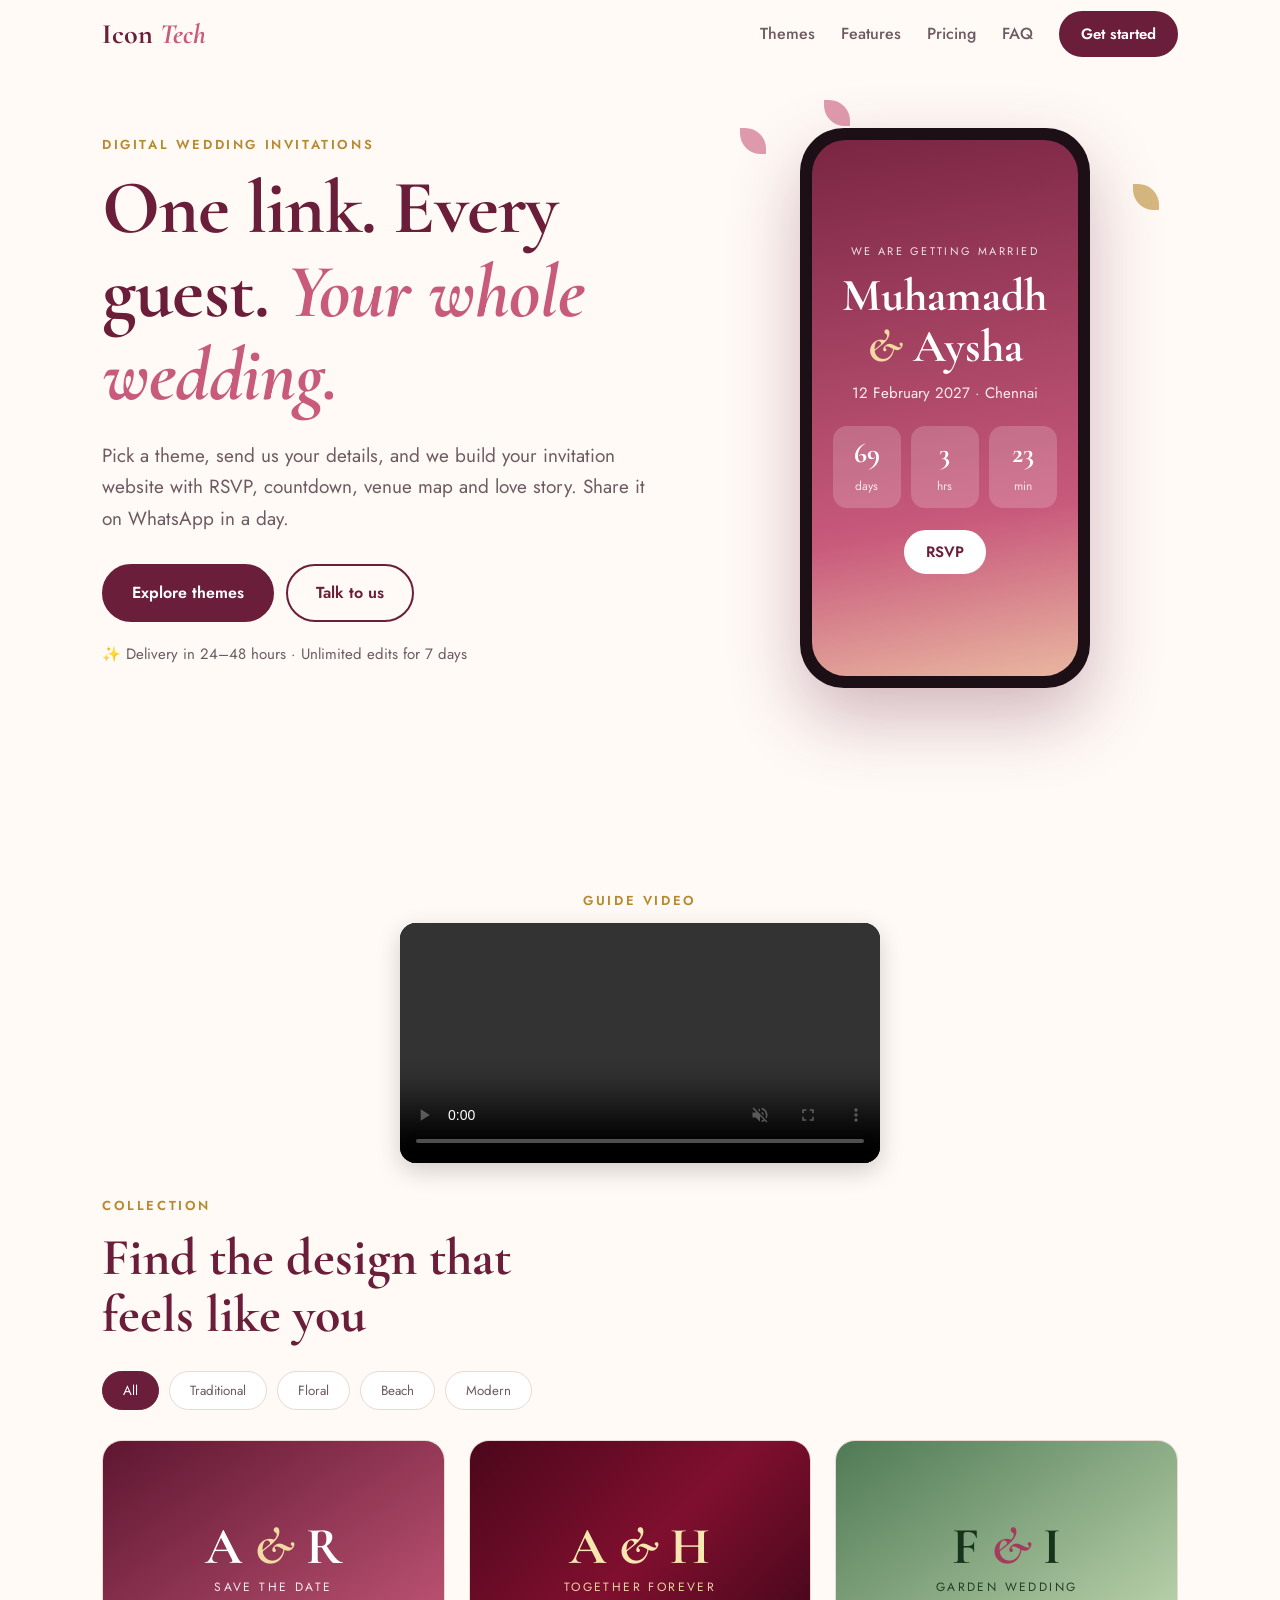
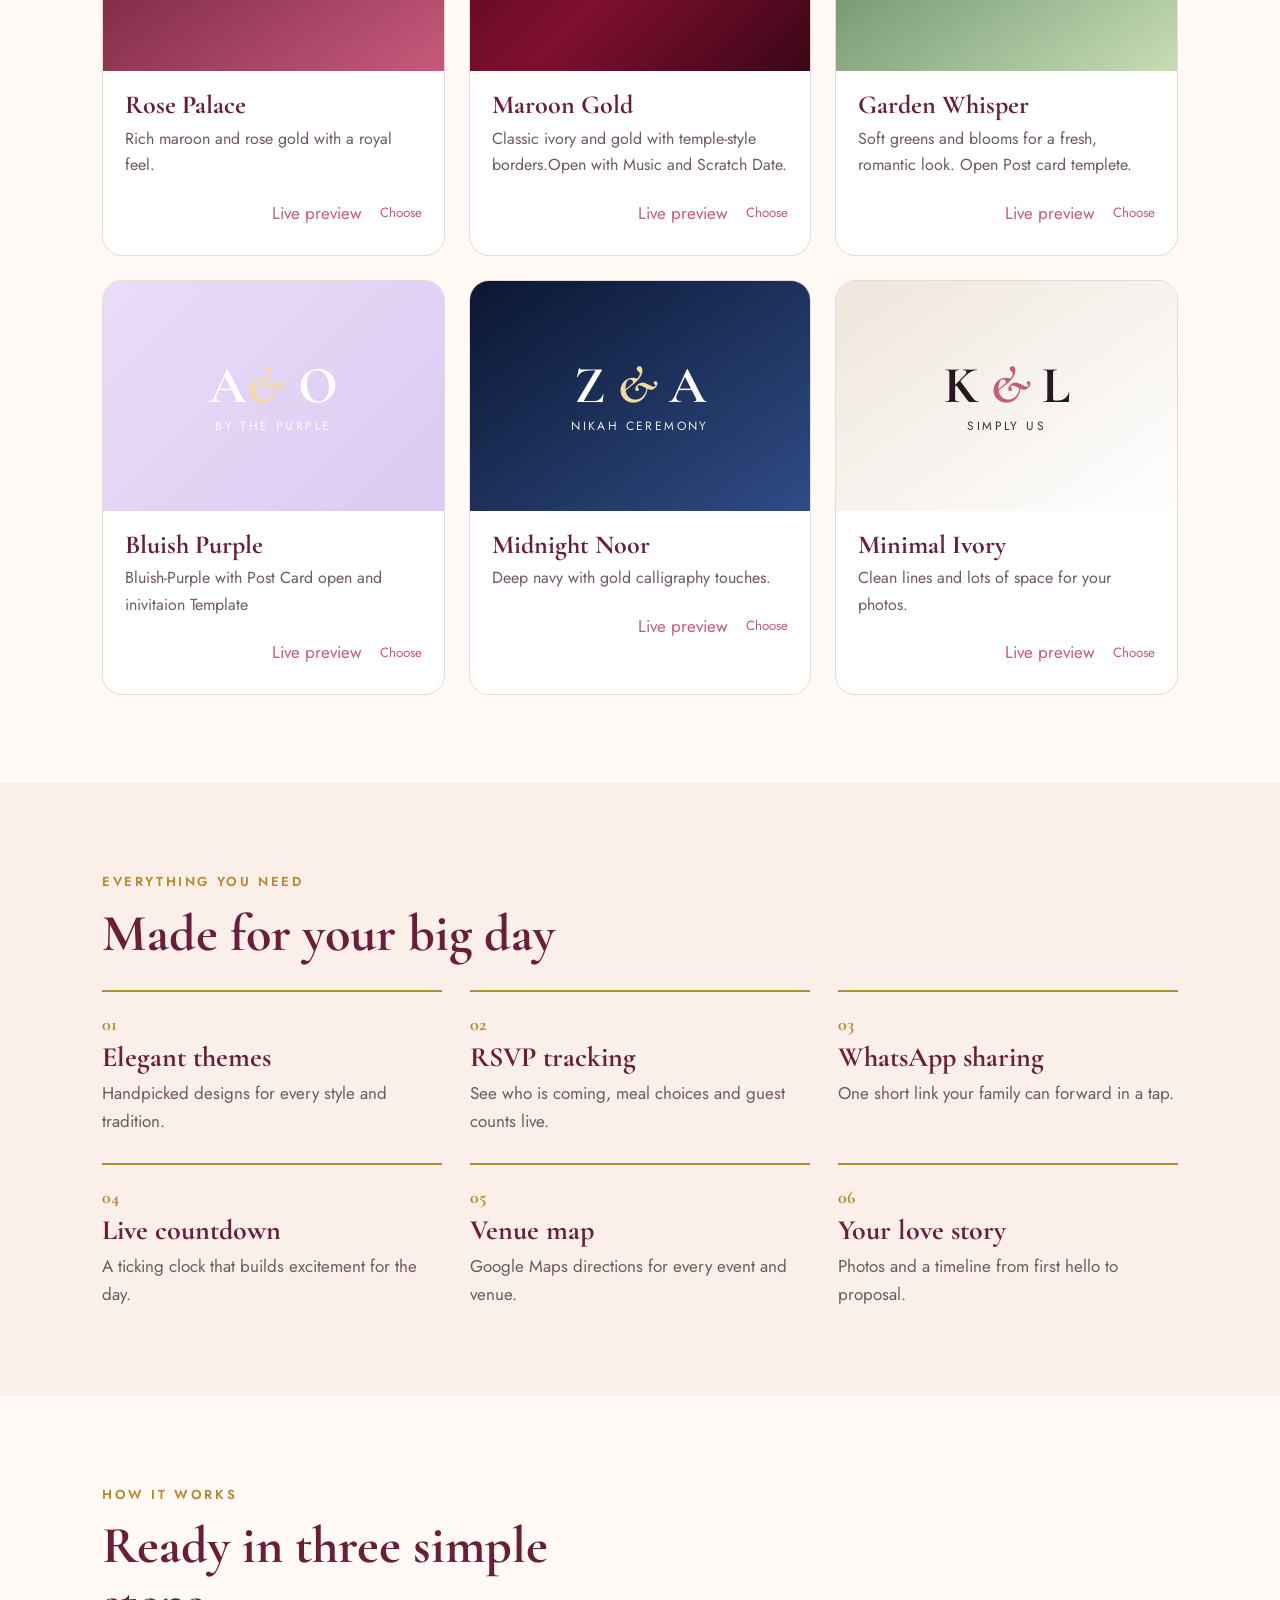
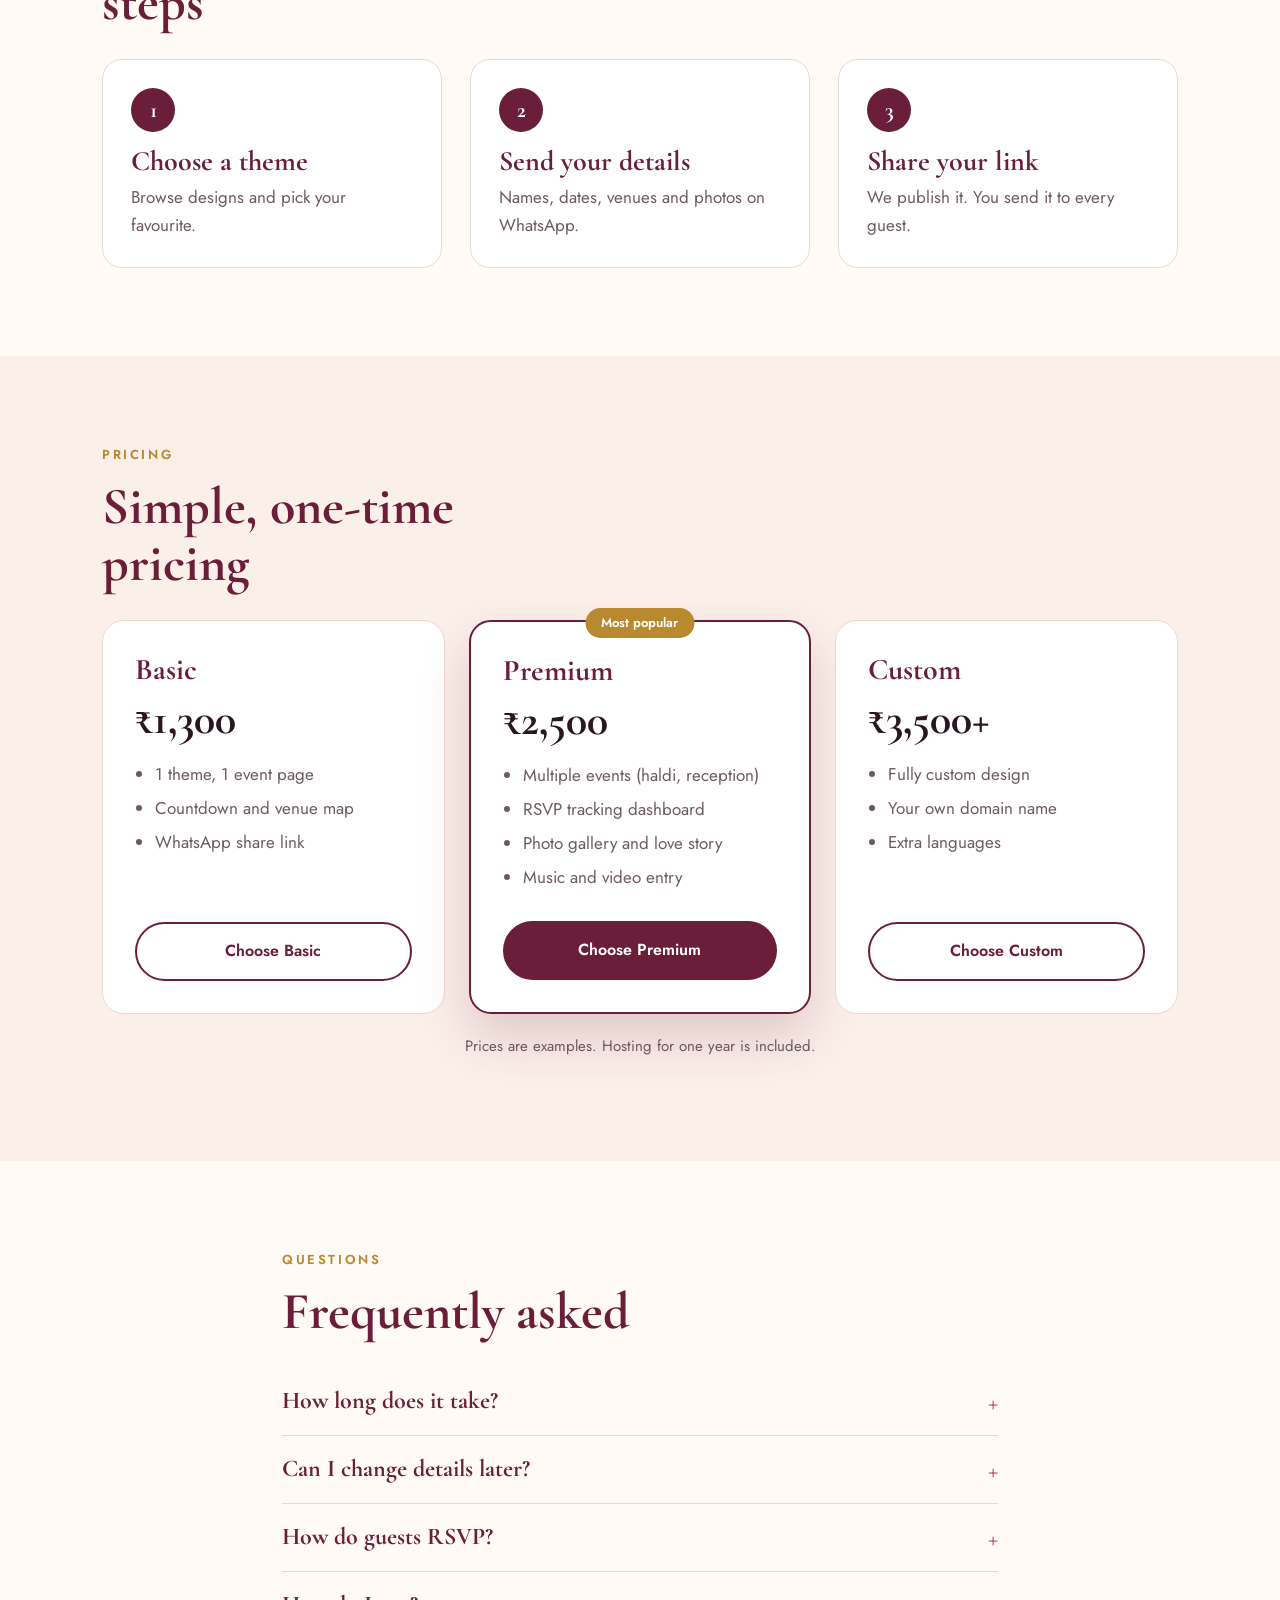
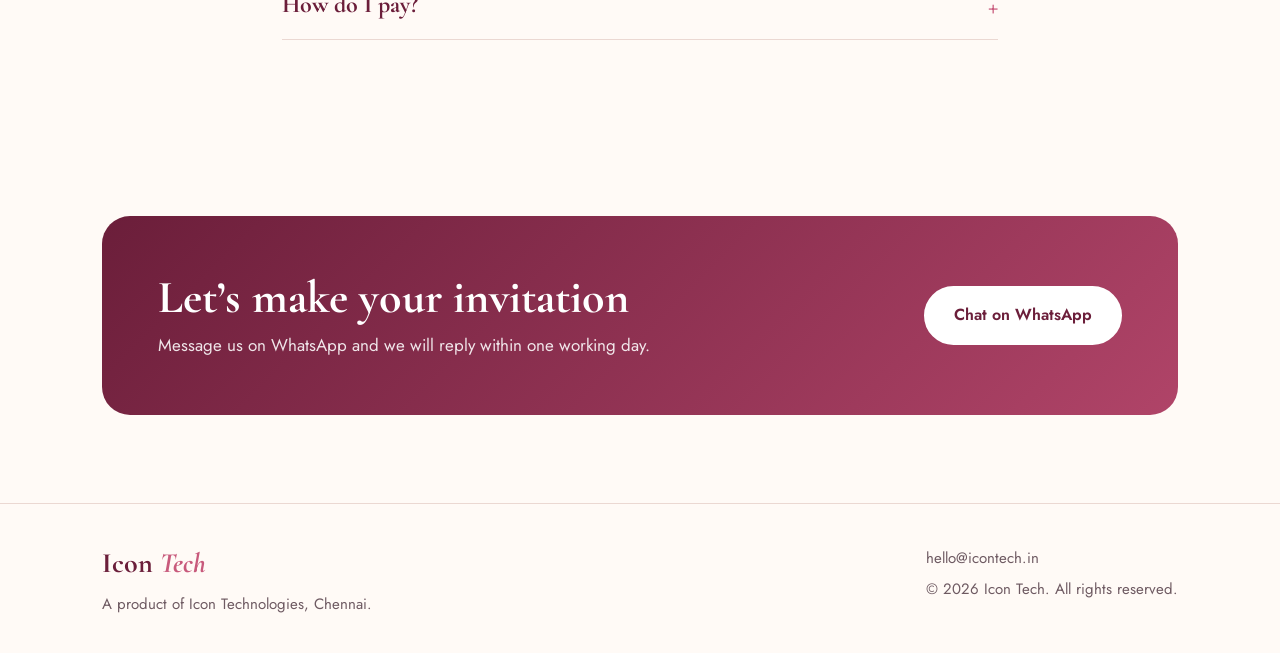
<file: index.html>
<!DOCTYPE html>
<html lang="en">
<head>
<meta charset="utf-8">
<meta name="viewport" content="width=device-width, initial-scale=1, viewport-fit=cover">
<title>Icon Tech – Digital Wedding Invitation Websites with RSVP</title>
<meta name="description" content="Beautiful digital wedding invitation websites with RSVP, countdown and one shareable link. Made by Icon Technologies, Chennai.">
<link rel="preconnect" href="https://fonts.googleapis.com">
<link href="https://fonts.googleapis.com/css2?family=Cormorant+Garamond:ital,wght@0,500;0,700;1,500&family=Jost:wght@400;500;600&display=swap" rel="stylesheet">
<link rel="stylesheet" href="style.css">
</head>
<body>
<header class="site-header" id="header">
  <div class="wrap bar">
    <a class="logo" href="#top">Icon <em>Tech</em></a>
    <button class="menu-btn" id="menuBtn" aria-label="Open menu" aria-expanded="false">☰</button>
    <nav id="nav">
      <a href="#themes">Themes</a><a href="#features">Features</a><a href="#pricing">Pricing</a><a href="#faq">FAQ</a>
      <a class="btn small" href="#contact">Get started</a>
    </nav>
  </div>
</header>

<main id="top">
<section class="hero wrap">
  <div class="hero-text">
    <p class="eyebrow">Digital wedding invitations</p>
    <h1>One link. Every guest. <em>Your whole wedding.</em></h1>
    <p class="sub">Pick a theme, send us your details, and we build your invitation website with RSVP, countdown, venue map and love story. Share it on WhatsApp in a day.</p>
    <div class="actions"><a class="btn" href="#themes">Explore themes</a><a class="btn ghost" href="#contact">Talk to us</a></div>
    <p class="note">✨ Delivery in 24–48 hours · Unlimited edits for 7 days</p>
  </div>
  <div class="phone-wrap">
    <div class="phone">
      <div class="screen">
        <span class="small-caps">We are getting married</span>
        <h2>Muhamadh <i>&amp;</i> Aysha</h2>
        <p class="when">12 February 2027 · Chennai</p>
        <div class="count" id="count"><div><b id="cd">0</b><small>days</small></div><div><b id="ch">0</b><small>hrs</small></div><div><b id="cm">0</b><small>min</small></div></div>
        <button class="btn small" tabindex="-1">RSVP</button>
      </div>
    </div>
    <span class="petal p1"></span><span class="petal p2"></span><span class="petal p3"></span>
  </div>
</section>

<section class="section" id="themes">
  <div class="wrap">
    <div class="guide">
       <div class="guide-video">
  <p class="guide-title">Guide video</p>
  <video
    src="guide.mp4"
    autoplay
    muted
    loop
    playsinline
    preload="auto"
    controls>
  
  </video>
</div>
      </div>
    <p class="eyebrow">Collection</p>
    <h2 class="title">Find the design that feels like you</h2>
    <div class="filters" id="filters" role="tablist"> 
      <button class="chip active" data-f="all">All</button><button class="chip" data-f="traditional">Traditional</button><button class="chip" data-f="floral">Floral</button><button class="chip" data-f="beach">Beach</button><button class="chip" data-f="modern">Modern</button>
    </div>
    <div class="themes" id="themeGrid">
      <article class="theme" data-c="traditional"><div class="preview t1"><span>A <i>&amp;</i> R</span><small>Save the date</small></div><div class="info"><h3>Rose Palace</h3><p>Rich maroon and rose gold with a royal feel.</p><div class="row"><b></b><span class="acts"><a class="link" href="rose-palace.html" target="_blank" rel="noopener">Live preview</a><button class="link" data-theme="Rose Palace">Choose</button></span></div></div></article>
      <article class="theme" data-c="traditional"><div class="preview t2"><span>A <i>&amp;</i> H</span><small>Together forever</small></div><div class="info"><h3>Maroon Gold</h3><p>Classic ivory and gold with temple-style borders.Open with Music and Scratch Date.</p><div class="row"><b></b><span class="acts"><a class="link" href="Maroon-open.html" target="_blank" rel="noopener">Live preview</a><button class="link" data-theme="Golden Dawn">Choose</button></span></div></div></article>
      <article class="theme" data-c="beach"><div class="preview t3"><span>F <i>&amp;</i> I</span><small>Garden wedding</small></div><div class="info"><h3>Garden Whisper</h3><p>Soft greens and blooms for a fresh, romantic look. Open Post card templete.</p><div class="row"><b></b><span class="acts"><a class="link" href="post-card.html" target="_blank" rel="noopener">Live preview</a><button class="link" data-theme="Garden Whisper">Choose</button></span></div></div></article>
      <article class="theme" data-c="floral"><div class="preview t4"><span>A<i>&amp;</i> O</span><small>By the Purple</small></div><div class="info"><h3>Bluish Purple</h3><p>Bluish-Purple with Post Card open and inivitaion Template</p><div class="row"><b></b><span class="acts"><a class="link" href="INV-TEMP.html" target="_blank" rel="noopener">Live preview</a><button class="link" data-theme="Ocean Vows">Choose</button></span></div></div></article>
      <article class="theme" data-c="modern"><div class="preview t5"><span>Z <i>&amp;</i> A</span><small>Nikah ceremony</small></div><div class="info"><h3>Midnight Noor</h3><p>Deep navy with gold calligraphy touches.</p><div class="row"><b></b><span class="acts"><a class="link" href="midnight-noor.html" target="_blank" rel="noopener">Live preview</a><button class="link" data-theme="Midnight Noor">Choose</button></span></div></div></article>
      <article class="theme" data-c="modern"><div class="preview t6"><span>K <i>&amp;</i> L</span><small>Simply us</small></div><div class="info"><h3>Minimal Ivory</h3><p>Clean lines and lots of space for your photos.</p><div class="row"><b></b><span class="acts"><a class="link" href="minimal-ivory.html" target="_blank" rel="noopener">Live preview</a><button class="link" data-theme="Minimal Ivory">Choose</button></span></div></div></article>
    </div>
  </div>
</section>

<section class="section alt" id="features">
  <div class="wrap">
    <p class="eyebrow">Everything you need</p>
    <h2 class="title">Made for your big day</h2>
    <div class="features">
      <div class="feat"><span>01</span><h3>Elegant themes</h3><p>Handpicked designs for every style and tradition.</p></div>
      <div class="feat"><span>02</span><h3>RSVP tracking</h3><p>See who is coming, meal choices and guest counts live.</p></div>
      <div class="feat"><span>03</span><h3>WhatsApp sharing</h3><p>One short link your family can forward in a tap.</p></div>
      <div class="feat"><span>04</span><h3>Live countdown</h3><p>A ticking clock that builds excitement for the day.</p></div>
      <div class="feat"><span>05</span><h3>Venue map</h3><p>Google Maps directions for every event and venue.</p></div>
      <div class="feat"><span>06</span><h3>Your love story</h3><p>Photos and a timeline from first hello to proposal.</p></div>
    </div>
  </div>
</section>

<section class="section">
  <div class="wrap">
    <p class="eyebrow">How it works</p>
    <h2 class="title">Ready in three simple steps</h2>
    <ol class="steps">
      <li><h3>Choose a theme</h3><p>Browse designs and pick your favourite.</p></li>
      <li><h3>Send your details</h3><p>Names, dates, venues and photos on WhatsApp.</p></li>
      <li><h3>Share your link</h3><p>We publish it. You send it to every guest.</p></li>
    </ol>
  </div>
</section>

<section class="section alt" id="pricing">
  <div class="wrap">
    <p class="eyebrow">Pricing</p>
    <h2 class="title">Simple, one-time pricing</h2>
    <div class="plans">
      <div class="plan"><h3>Basic</h3><div class="price">₹1,300</div><ul><li>1 theme, 1 event page</li><li>Countdown and venue map</li><li>WhatsApp share link</li></ul><a class="btn ghost" href="#contact" data-plan="Basic">Choose Basic</a></div>
      <div class="plan hot"><span class="badge">Most popular</span><h3>Premium</h3><div class="price">₹2,500</div><ul><li>Multiple events (haldi, reception)</li><li>RSVP tracking dashboard</li><li>Photo gallery and love story</li><li>Music and video entry</li></ul><a class="btn" href="#contact" data-plan="Premium">Choose Premium</a></div>
      <div class="plan"><h3>Custom</h3><div class="price">₹3,500+</div><ul><li>Fully custom design</li><li>Your own domain name</li><li>Extra languages</li></ul><a class="btn ghost" href="#contact" data-plan="Custom">Choose Custom</a></div>
    </div>
    <p class="note c">Prices are examples. Hosting for one year is included.</p>
  </div>
</section>

<section class="section" id="faq">
  <div class="wrap narrow">
    <p class="eyebrow">Questions</p>
    <h2 class="title">Frequently asked</h2>
    <details><summary>How long does it take?</summary><p>Most invitations are ready within 24 to 48 hours after you send your details.</p></details>
    <details><summary>Can I change details later?</summary><p>Yes. Unlimited edits are included for 7 days after delivery.</p></details>
    <details><summary>How do guests RSVP?</summary><p>They tap the RSVP button on your invitation and fill a short form. You see the replies in your list.</p></details>
    <details><summary>How do I pay?</summary><p>Pay 50% advance by UPI to start, and the rest when you approve the design.</p></details>
  </div>
</section>

<section class="section" id="contact">
  <div class="wrap">
    <div class="cta">
      <div><h2>Let’s make your invitation</h2><p id="ctaText">Message us on WhatsApp and we will reply within one working day.</p></div>
      <a class="btn light" id="waBtn" href="https://wa.me/917871134250">Chat on WhatsApp</a>
    </div>
  </div>
</section>
</main>

<footer class="footer">
  <div class="wrap foot">
    <div><a class="logo" href="#top">Icon <em>Tech</em></a><p>A product of Icon Technologies, Chennai.</p></div>
    <div><p>hello@icontech.in</p><p>© 2026 Icon Tech. All rights reserved.</p></div>
  </div>
</footer>
<script src="script.js"></script>
</body>
</html>
</file>
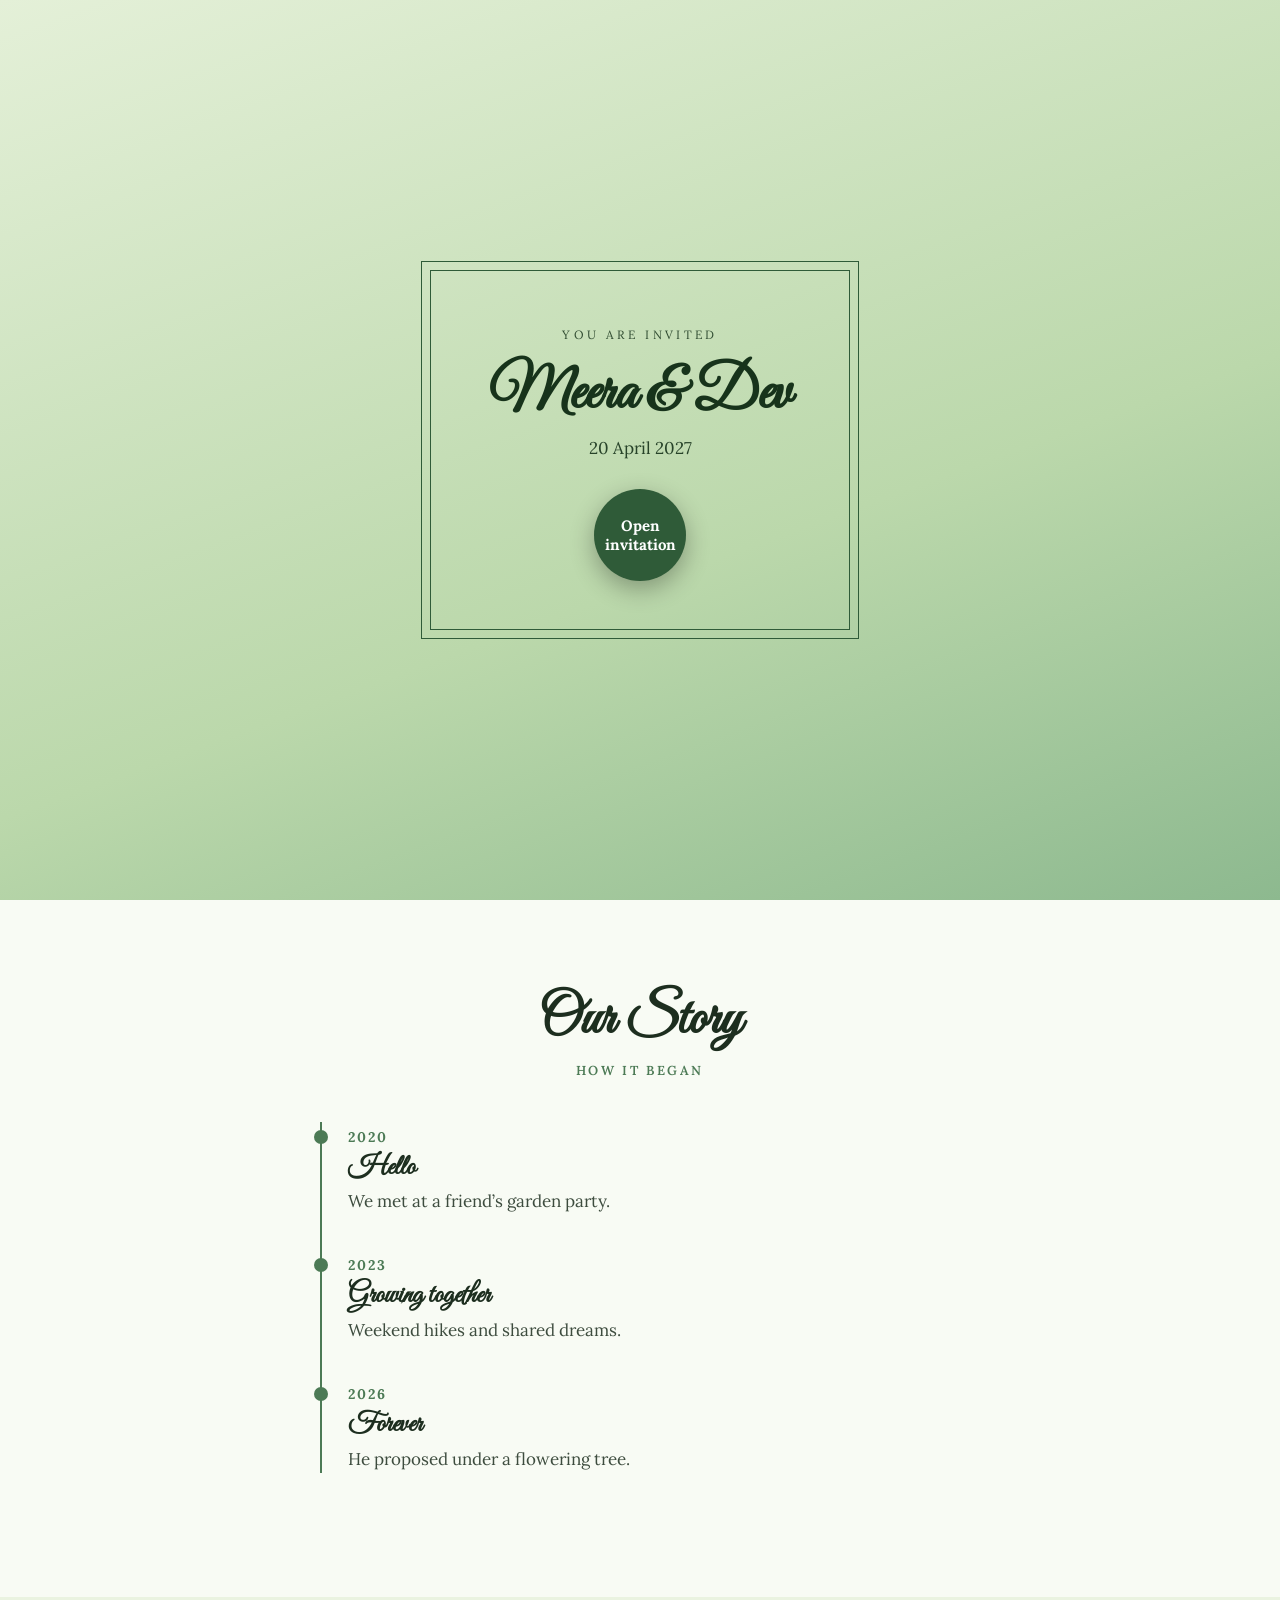
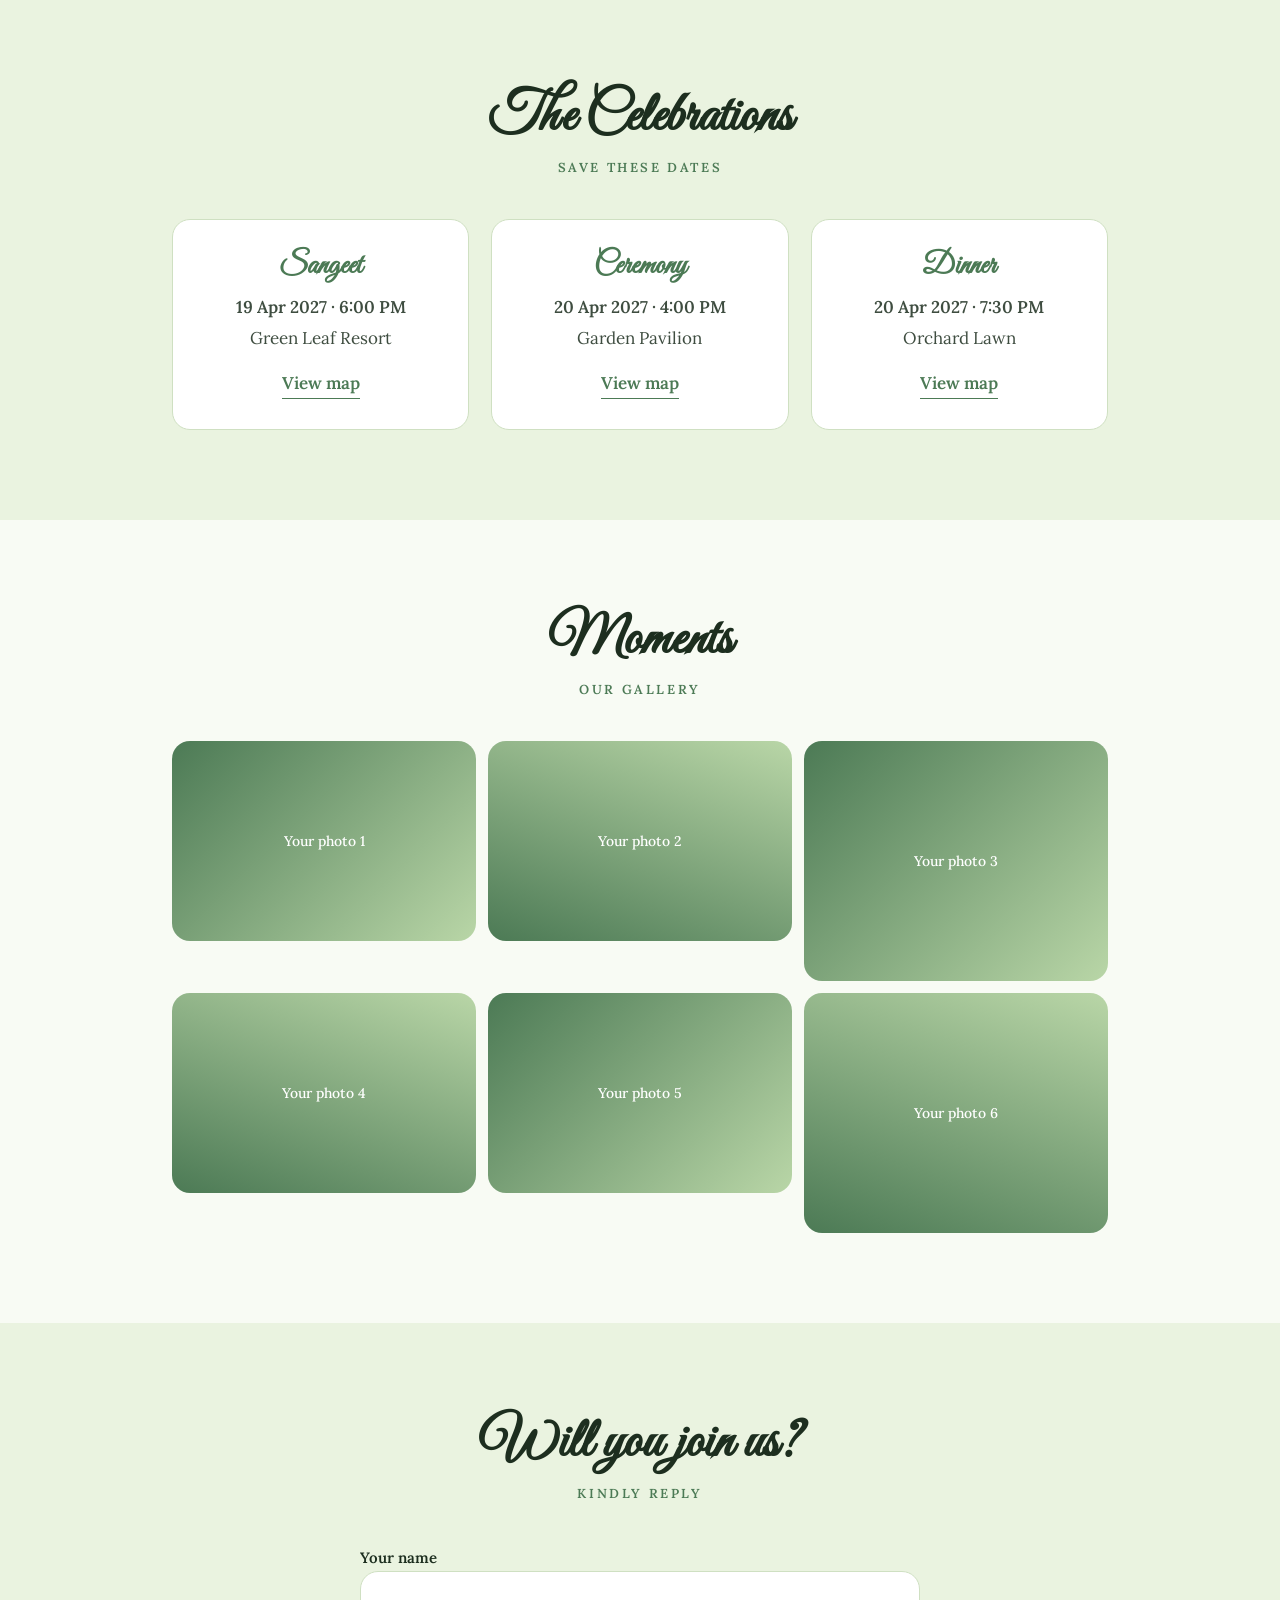
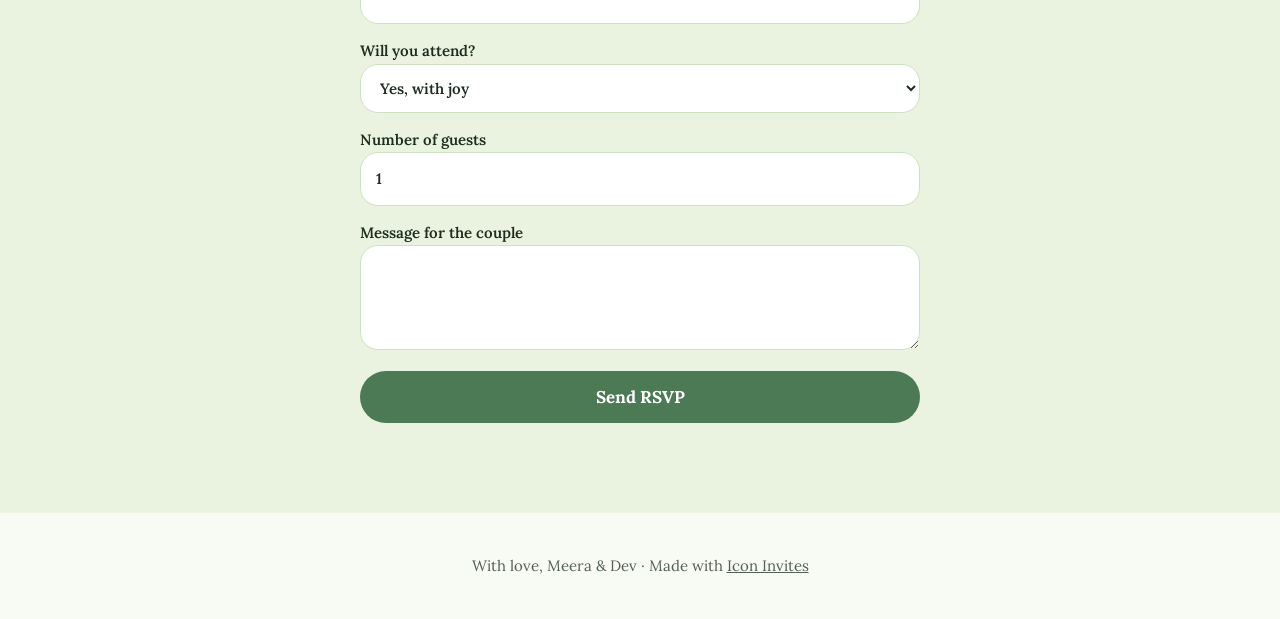
<file: garden-whisper.html>
<!DOCTYPE html>
<html lang="en">
<head>
<meta charset="utf-8">
<meta name="viewport" content="width=device-width, initial-scale=1, viewport-fit=cover">
<title>Meera &amp; Dev – Wedding Invitation (Garden Whisper)</title>
<link href="https://fonts.googleapis.com/css2?family=Great+Vibes:wght@400&family=Lora:wght@400;600&display=swap" rel="stylesheet">
<link rel="stylesheet" href="template.css">
<style>:root{--bg:#F8FBF4;--ink:#1D2E1F;--accent:#4C7A55;--g2:#B9D6A7;--hero:linear-gradient(160deg,#E4F0D8,#BBD8AB 60%,#8DB98F);--ha:#2F5B38;--hero-ink:#17331b;--alt:#EAF3E0;--card:#fff;--line:#CFE0C2;--seal-ink:#fff;--fh:"Great Vibes",Georgia,serif;--fb:"Lora",system-ui,sans-serif;--r:18px}</style>
</head>
<body>
<div class="ribbon"><span>Preview: Garden Whisper theme</span><a href="index.html">← All themes</a><a class="go" href="index.html">Choose this theme</a></div>

<div class="gate" id="gate"><div class="frame">
  <small>You are invited</small>
  <h1 class="script">Meera &amp; Dev</h1>
  <p>20 April 2027</p>
  <button class="seal" id="openBtn">Open<br>invitation</button>
</div></div>

<header class="hero ">
  <span class="float" style="left:8%;top:20%;animation-delay:-0s">✿</span><span class="float" style="left:88%;top:28%;animation-delay:-2s">✿</span><span class="float" style="left:14%;top:76%;animation-delay:-4s">✿</span><span class="float" style="left:82%;top:72%;animation-delay:-6s">✿</span>
  <div>
    <small>Join us for a garden celebration</small>
    <h1 class="script">Meera <i>&amp;</i> Dev</h1>
    <p class="date">20 April 2027 · Coimbatore</p>
    <div class="orn">✿</div>
    <div class="cd" id="cd" data-date="2027-04-20T16:00:00+05:30">
      <div><b id="d">0</b><span>Days</span></div><div><b id="h">00</b><span>Hours</span></div><div><b id="m">00</b><span>Minutes</span></div><div><b id="s">00</b><span>Seconds</span></div>
    </div>
  </div>
</header>

<section class="sec"><div class="wrap">
  <h2 class="h script">Our Story</h2><p class="sub">How it began</p>
  <div class="story"><div><b>2020</b><h3>Hello</h3><p>We met at a friend’s garden party.</p></div><div><b>2023</b><h3>Growing together</h3><p>Weekend hikes and shared dreams.</p></div><div><b>2026</b><h3>Forever</h3><p>He proposed under a flowering tree.</p></div></div>
</div></section>

<section class="sec alt"><div class="wrap">
  <h2 class="h script">The Celebrations</h2><p class="sub">Save these dates</p>
  <div class="events"><div class="ev"><h3>Sangeet</h3><p class="t">19 Apr 2027 · 6:00 PM</p><p>Green Leaf Resort</p><a href="https://www.google.com/maps/search/Green+Leaf+Resort+Coimbatore" target="_blank" rel="noopener">View map</a></div><div class="ev"><h3>Ceremony</h3><p class="t">20 Apr 2027 · 4:00 PM</p><p>Garden Pavilion</p><a href="https://www.google.com/maps/search/Garden+Pavilion+Coimbatore" target="_blank" rel="noopener">View map</a></div><div class="ev"><h3>Dinner</h3><p class="t">20 Apr 2027 · 7:30 PM</p><p>Orchard Lawn</p><a href="https://www.google.com/maps/search/Orchard+Lawn+Coimbatore" target="_blank" rel="noopener">View map</a></div></div>
</div></section>

<section class="sec"><div class="wrap">
  <h2 class="h script">Moments</h2><p class="sub">Our gallery</p>
  <div class="gal"><div>Your photo 1</div><div>Your photo 2</div><div>Your photo 3</div><div>Your photo 4</div><div>Your photo 5</div><div>Your photo 6</div></div>
</div></section>

<section class="sec alt"><div class="wrap">
  <h2 class="h script">Will you join us?</h2><p class="sub">Kindly reply</p>
  <form id="rsvp">
    <label>Your name<input name="name" required></label>
    <label>Will you attend?<select name="attend"><option>Yes, with joy</option><option>Sorry, cannot come</option></select></label>
    <label>Number of guests<input name="guests" type="number" min="1" max="10" value="1"></label>
    <label>Message for the couple<textarea name="msg" rows="3"></textarea></label>
    <button class="go" type="submit">Send RSVP</button>
  </form>
  <p class="thanks" id="thanks">Thank you! We can’t wait to celebrate with you.</p>
</div></section>

<footer>With love, Meera &amp; Dev · Made with <a href="../index.html">Icon Invites</a></footer>
<script src="template.js"></script>
</body>
</html>
</file>
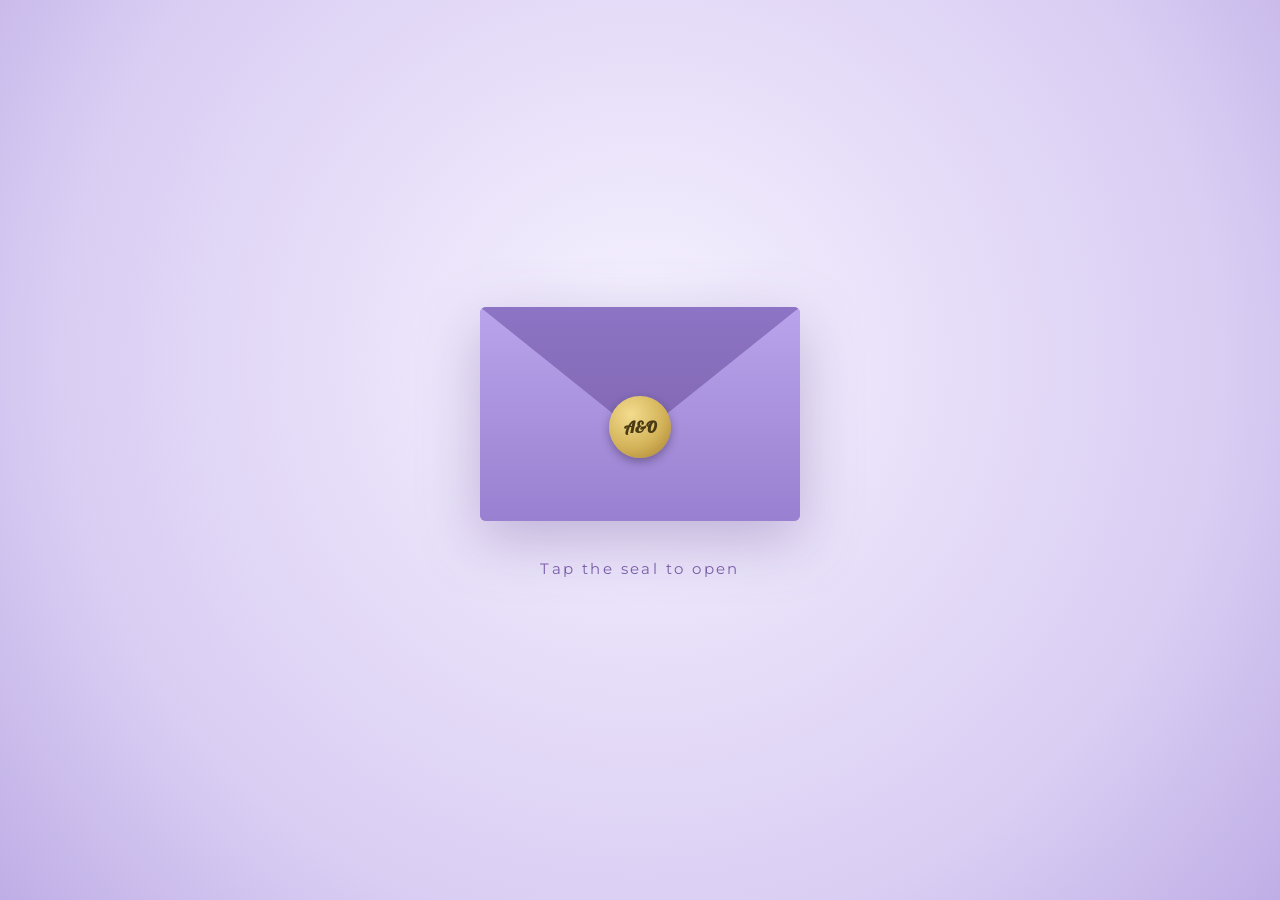
<file: INV-TEMP.html>
<!DOCTYPE html>
<html lang="en">
<head>
<meta charset="utf-8">
<meta name="viewport" content="width=device-width, initial-scale=1, viewport-fit=cover">
<title>Aaroon & Olivia – Wedding Invitation</title>
<link href="https://fonts.googleapis.com/css2?family=Montserrat:wght@400;500;700&family=Lobster&family=Amiri&display=swap" rel="stylesheet">
<style>
:root{--ink:#4a3f45;--purple:#7a5fa8;--gold:#d4b45a;--p2:#b9a6e3;
box-sizing:border-box;padding-top:env(safe-area-inset-top,0px);padding-bottom:env(safe-area-inset-bottom,0px)}
*{box-sizing:border-box}
html{scroll-padding-top:env(safe-area-inset-top,0px)}
body{margin:0;background:#e9e4f5;font-family:Montserrat,Arial,sans-serif;color:var(--ink);display:flex;justify-content:center;overflow-x:hidden}
.card{position:relative;width:100%;max-width:640px;background:radial-gradient(circle at 30% 10%,#fff 0,#f3f0fb 55%,#e9e3f7 100%);overflow:hidden;padding:190px 26px 200px;text-align:center}
.cn{position:absolute;width:min(64vw,310px);aspect-ratio:1;pointer-events:none;z-index:1}
.cn svg{width:100%;height:100%;overflow:visible;animation:sway 8s ease-in-out infinite;transform-origin:15% 15%}
.cn.tl{top:-48px;left:-48px}.cn.tr{top:-48px;right:-48px;transform:scaleX(-1)}
.cn.bl{bottom:-48px;left:-48px;transform:scaleY(-1)}.cn.br{bottom:-48px;right:-48px;transform:scale(-1,-1)}
.cn.tr svg{animation-delay:-2s}.cn.bl svg{animation-delay:-4s}.cn.br svg{animation-delay:-6s}
@keyframes sway{50%{transform:rotate(3deg) scale(1.02)}}
.ef{position:absolute;width:140px;height:140px;pointer-events:none;z-index:1}
.ef.l{left:-62px}.ef.r{right:-62px}
.ef svg{width:100%;height:100%;overflow:visible;animation:sway 9s ease-in-out infinite}
/* bloom */
.pt{transform:scale(.02) rotate(-25deg);opacity:0;animation:open 2.8s var(--d,0s) cubic-bezier(.2,.9,.25,1) both paused}
.go .pt{animation-play-state:running}
@keyframes open{0%{transform:scale(.02) rotate(-25deg);opacity:0}25%{opacity:1}100%{transform:none;opacity:1}}
.petals{position:absolute;inset:0;pointer-events:none;overflow:hidden;z-index:1}
.pl{position:absolute;top:-30px;width:12px;height:16px;border-radius:70% 0 70% 0;opacity:.65;animation:fall linear infinite}
@keyframes fall{to{transform:translate(70px,110vh) rotate(540deg)}}
.content{position:relative;z-index:2}
.bis{font-family:Amiri,serif;font-size:2.2rem;color:var(--purple);margin:0 0 26px;opacity:0;animation:fade 2s .4s forwards}
@keyframes fade{to{opacity:1}}
.intro{font-size:1.15rem;letter-spacing:.14em;line-height:1.7;margin:0 auto 34px;max-width:420px;opacity:0;animation:fade 1.4s 1.1s forwards}
.ring{position:relative;width:min(340px,82vw);aspect-ratio:1;margin:0 auto 46px;display:grid;place-items:center}
.ring>svg.gr{position:absolute;inset:0;width:100%;height:100%;overflow:visible}
.gr circle{fill:none;stroke:var(--gold);stroke-width:2.5;stroke-dasharray:1000;stroke-dashoffset:1000;animation:draw 3s 1.8s ease forwards}
.gr circle:nth-child(2){stroke:#c9a14a;stroke-width:1.8;animation-delay:2.3s}
.gr circle:nth-child(3){stroke-width:1.2;animation-delay:2.8s}
@keyframes draw{to{stroke-dashoffset:0}}
.rc{position:absolute;width:62%;aspect-ratio:1;pointer-events:none}
.rc svg{width:100%;height:100%;overflow:visible}
.rc.a{top:-22%;left:-22%}.rc.b{bottom:-22%;right:-22%;transform:rotate(180deg)}
.names{position:relative;font-family:Lobster,cursive;font-size:3.1rem;line-height:1.05;opacity:0;animation:fade 1.6s 3.4s forwards}
.amp{display:block;font-size:2.2rem;color:var(--purple);margin:2px 0}
.big{font-size:2rem;font-weight:500;letter-spacing:.1em;margin:0}
.dateRow{display:grid;grid-template-columns:1fr auto 1fr;align-items:center;gap:14px;margin:12px 0}
.side{padding:16px 6px;font-size:1.15rem;letter-spacing:.06em;border-top:4px solid var(--gold);border-bottom:4px solid var(--gold)}
.day{font-size:6rem;font-weight:700;color:var(--purple);line-height:1}
.reveal{opacity:0;transform:translateY(24px);transition:opacity 1s,transform 1s}
.reveal.in{opacity:1;transform:none}
.venue{margin-top:34px;font-size:1.25rem;line-height:1.6}
.venue b{display:block;font-size:1.6rem;letter-spacing:.06em}
.div{display:block;width:260px;height:70px;margin:46px auto 22px;overflow:visible}
h2{font-family:Lobster,cursive;font-weight:400;font-size:2.2rem;color:var(--purple);margin:0 0 14px}
p.t{max-width:440px;margin:0 auto;line-height:1.85;font-size:1.02rem}
.tl-list{list-style:none;padding:0;margin:20px auto 0;max-width:380px;text-align:left;border-left:2px solid var(--gold)}
.tl-list li{padding:0 0 22px 22px;position:relative}
.tl-list li:before{content:"";position:absolute;left:-7px;top:5px;width:12px;height:12px;border-radius:50%;background:var(--purple);box-shadow:0 0 0 4px #efe9fb}
.tl-list b{display:block;color:var(--purple)}
.btn{display:inline-block;border:0;background:var(--purple);color:#fff;font:500 1rem Montserrat,sans-serif;padding:13px 30px;border-radius:40px;cursor:pointer;text-decoration:none;margin-top:18px;transition:transform .3s,box-shadow .3s}
.btn:hover{transform:translateY(-3px);box-shadow:0 8px 20px rgba(122,95,168,.4)}
.btn.o{background:transparent;color:var(--purple);border:1.5px solid var(--gold)}
.btn:focus-visible,input:focus-visible,select:focus-visible{outline:3px solid var(--gold);outline-offset:3px}
.sw{display:flex;justify-content:center;gap:10px;margin-top:16px}
.sw i{width:34px;height:34px;border-radius:50%;border:2px solid #fff;box-shadow:0 2px 8px rgba(0,0,0,.15)}
.cd{display:flex;justify-content:center;gap:10px}
.cd div{background:rgba(255,255,255,.85);border:1px solid var(--gold);border-radius:12px;padding:10px 0;width:74px}
.cd strong{display:block;font-size:1.6rem;color:var(--purple)}.cd span{font-size:.75rem}
.rs{display:grid;gap:12px;max-width:340px;margin:18px auto 0}
input,select{font:inherit;padding:13px 16px;border-radius:12px;border:1px solid var(--p2);background:#fff;color:var(--ink)}
.msg{min-height:1.6em;margin-top:14px;color:var(--purple);font-weight:500}
.foot{font-family:Lobster,cursive;font-size:1.8rem;color:var(--purple);margin-top:44px}
body:not(.opened){overflow:hidden;height:100vh}
body:not(.opened) .card *{animation-play-state:paused!important}
#env{position:fixed;inset:0;z-index:100;display:grid;place-items:center;background:radial-gradient(circle at 50% 40%,#f6f2ff,#d9cdf3 70%,#bfaee6);transition:opacity 1s,transform 1.2s;padding:env(safe-area-inset-top,0px) 0 env(safe-area-inset-bottom,0px)}
#env.gone{opacity:0;transform:scale(1.25);pointer-events:none}
#env .wrap{text-align:center}
.env{position:relative;width:min(320px,84vw);height:min(214px,56vw);margin:0 auto;filter:drop-shadow(0 18px 30px rgba(80,50,130,.3));animation:floaty 4s ease-in-out infinite}
.open .env{animation:none}
@keyframes floaty{50%{transform:translateY(-8px)}}
.env>div{position:absolute;inset:0}
.env .back{background:#a58be0;border-radius:6px}
.env .letter{inset:10px 14px;background:#fff;border-radius:4px;display:grid;place-items:center;font-family:Lobster,cursive;font-size:1.5rem;color:var(--purple);transition:transform 1s .7s cubic-bezier(.3,.9,.3,1);z-index:1;box-shadow:inset 0 0 0 4px #fff,inset 0 0 0 5px var(--gold)}
.open .letter{transform:translateY(-62%)}
.env .pocket{background:linear-gradient(#b9a4ec,#9a80d0);clip-path:polygon(0 0,50% 56%,100% 0,100% 100%,0 100%);z-index:2;border-radius:6px}
.env .flap{background:linear-gradient(#8d74c4,#7a5fa8);clip-path:polygon(0 0,100% 0,50% 60%);transform-origin:top;transition:transform .8s,z-index 0s .4s;z-index:3;border-radius:6px 6px 0 0}
.open .flap{transform:rotateX(180deg);z-index:0}
.seal{position:absolute;left:50%;top:56%;width:62px;height:62px;margin:-31px 0 0 -31px;border-radius:50%;border:0;z-index:4;cursor:pointer;background:radial-gradient(circle at 35% 30%,#f3dc8f,#d4b45a 55%,#a67f2c);color:#4a3a14;font:700 1rem Lobster,cursive;box-shadow:0 4px 10px rgba(0,0,0,.3);transition:opacity .4s,transform .4s}
.seal:hover{transform:scale(1.08)}
.seal:focus-visible{outline:3px solid #fff;outline-offset:3px}
.open .seal{opacity:0;pointer-events:none}
.hint{margin-top:38px;font-size:.95rem;letter-spacing:.16em;color:var(--purple);animation:blink 2s ease-in-out infinite}
.open .hint{opacity:0;animation:none;transition:opacity .4s}
@keyframes blink{50%{opacity:.35}}
@media (max-width:480px){.names{font-size:2.5rem}.day{font-size:4.6rem}.side{font-size:.88rem}.intro{font-size:1rem}.cd div{width:64px}}
@media (prefers-reduced-motion:reduce){*{animation-duration:.01s!important;animation-delay:0s!important;animation-iteration-count:1!important;transition:none!important}.petals{display:none}}
</style>
</head>
<body>
<div id="env" role="dialog" aria-label="Wedding invitation envelope"><div class="wrap">
  <div class="env"><div class="back"></div><div class="letter">Aaroon &amp; Olivia</div><div class="pocket"></div><div class="flap"></div><button class="seal" id="seal" aria-label="Open the invitation">A&amp;O</button></div>
  <p class="hint">Tap the seal to open</p>
</div></div>
<svg width="0" height="0" style="position:absolute"><defs>
<linearGradient id="gL" x1="0" y1="1" x2="0" y2="0"><stop offset="0" stop-color="#fff"/><stop offset=".45" stop-color="#cdbdf0"/><stop offset="1" stop-color="#8265c4"/></linearGradient>
<linearGradient id="gM" x1="0" y1="1" x2="0" y2="0"><stop offset="0" stop-color="#f1e9fc"/><stop offset=".5" stop-color="#a58be0"/><stop offset="1" stop-color="#6a4fae"/></linearGradient>
<linearGradient id="gD" x1="0" y1="1" x2="0" y2="0"><stop offset="0" stop-color="#c3aaf0"/><stop offset="1" stop-color="#553a96"/></linearGradient>
<linearGradient id="gP" x1="0" y1="1" x2="0" y2="0"><stop offset="0" stop-color="#fff2f9"/><stop offset=".55" stop-color="#eb98c9"/><stop offset="1" stop-color="#b8358e"/></linearGradient>
<linearGradient id="gP2" x1="0" y1="1" x2="0" y2="0"><stop offset="0" stop-color="#f6c7e3"/><stop offset="1" stop-color="#9d2c7c"/></linearGradient>
<linearGradient id="gR" x1="0" y1="1" x2="0" y2="0"><stop offset="0" stop-color="#e6dbf8"/><stop offset="1" stop-color="#9a80d0"/></linearGradient>
<linearGradient id="gR2" x1="0" y1="1" x2="0" y2="0"><stop offset="0" stop-color="#c4aeeb"/><stop offset="1" stop-color="#7459b3"/></linearGradient>
<linearGradient id="gG" x1="0" y1="1" x2="0" y2="0"><stop offset="0" stop-color="#5f8a55"/><stop offset="1" stop-color="#b3cf94"/></linearGradient>
</defs></svg>

<main class="card" id="card">
  <div class="cn tl"><svg viewBox="0 0 300 300" data-c="1"></svg></div>
  <div class="cn tr"><svg viewBox="0 0 300 300" data-c="1"></svg></div>
  <div class="cn bl"><svg viewBox="0 0 300 300" data-c="1"></svg></div>
  <div class="cn br"><svg viewBox="0 0 300 300" data-c="1"></svg></div>
  <div class="petals" id="petals"></div>

  <div class="content">
    <p class="bis" lang="ar" dir="rtl">بسم الله الرحمن الرحيم</p>
    <p class="intro">Please join us to celebrate the wedding of:</p>
    <div class="ring">
      <svg class="gr" viewBox="0 0 340 340"><circle cx="170" cy="170" r="154"/><circle cx="170" cy="170" r="148" transform="rotate(20 170 170)"/><circle cx="170" cy="170" r="142" transform="rotate(-25 170 170)"/></svg>
      <div class="rc a"><svg viewBox="0 0 300 300" data-c="2"></svg></div>
      <div class="rc b"><svg viewBox="0 0 300 300" data-c="2"></svg></div>
      <div class="names">Aaroon<span class="amp">&amp;</span>Olivia</div>
    </div>

    <p class="big reveal">APRIL</p>
    <div class="dateRow reveal"><div class="side">SATURDAY</div><div class="day">24</div><div class="side">AT 08:00 PM</div></div>
    <p class="big reveal">2027</p>
    <div class="venue reveal"><b>Liceria Grand Ballroom</b>123 Anywhere St., Any City,<br>ST 12345</div>

    <svg class="div" viewBox="-130 -35 260 70" data-c="3"></svg>
    <section class="reveal"><h2>Our story</h2>
      <p class="t">Two people, one quiet promise. After years of laughter, long talks and small adventures, we decided to begin the next chapter together, and we would love for you to be there as we say yes in front of the people we hold dearest.</p></section>

    <svg class="div" viewBox="-130 -35 260 70" data-c="3"></svg>
    <section class="reveal"><h2>The evening</h2>
      <ul class="tl-list">
        <li><b>7:30 PM</b>Guests arrive and welcome drinks</li>
        <li><b>8:00 PM</b>Wedding ceremony</li>
        <li><b>9:00 PM</b>Dinner and toasts</li>
        <li><b>10:00 PM</b>Music, dancing and celebration</li>
      </ul></section>

    <svg class="div" viewBox="-130 -35 260 70" data-c="3"></svg>
    <section class="reveal"><h2>Dress code</h2>
      <p class="t">Formal. Soft lilac, lavender, plum or touches of gold are warmly welcome.</p>
      <div class="sw"><i style="background:#d9cdf3"></i><i style="background:#9a80d0"></i><i style="background:#7a5fa8"></i><i style="background:#d86fb5"></i><i style="background:#d4b45a"></i></div></section>

    <svg class="div" viewBox="-130 -35 260 70" data-c="3"></svg>
    <section class="reveal"><h2>Find us</h2>
      <p class="t">Liceria Grand Ballroom, 123 Anywhere St., Any City, ST 12345</p>
      <a class="btn o" target="_blank" rel="noopener" href="https://www.google.com/maps/search/?api=1&query=Liceria+Grand+Ballroom">Open in Maps</a></section>

    <svg class="div" viewBox="-130 -35 260 70" data-c="3"></svg>
    <section class="reveal"><h2>Counting down</h2>
      <div class="cd" id="cd"><div><strong id="d">0</strong><span>days</span></div><div><strong id="h">0</strong><span>hours</span></div><div><strong id="m">0</strong><span>minutes</span></div><div><strong id="s">0</strong><span>seconds</span></div></div>
      <p class="msg" id="cdm"></p></section>

    <svg class="div" viewBox="-130 -35 260 70" data-c="3"></svg>
    <section class="reveal"><h2>Will you join us?</h2>
      <div class="rs">
        <input id="nm" placeholder="Your name" aria-label="Your name">
        <select id="gs" aria-label="Number of guests"><option>1 guest</option><option>2 guests</option><option>3 guests</option><option>4 guests</option></select>
        <button class="btn" id="yes" style="margin:0">Joyfully accept</button>
        <button class="btn o" id="no" style="margin:0">Regretfully decline</button>
      </div>
      <p class="msg" id="msg" aria-live="polite"></p></section>
    <div class="foot reveal">With love, Aaroon &amp; Olivia</div>
  </div>
  <div class="ef l" style="top:24%"><svg viewBox="-70 -70 140 140" data-c="4"></svg></div>
  <div class="ef r" style="top:40%"><svg viewBox="-70 -70 140 140" data-c="5"></svg></div>
  <div class="ef l" style="top:58%"><svg viewBox="-70 -70 140 140" data-c="5"></svg></div>
  <div class="ef r" style="top:74%"><svg viewBox="-70 -70 140 140" data-c="4"></svg></div>
</main>
<script>
const pp=(l,w)=>`M0 0C${-w} ${-l*.3} ${-w*.85} ${-l*.92} 0 ${-l}C${w*.85} ${-l*.92} ${w} ${-l*.3} 0 0Z`;
const T={dahlia:[[14,62,14,'gL',0],[12,50,13,'gM',7],[10,37,11,'gD',13],[8,24,8,'gP2',20]],
rose:[[6,36,20,'gR',0],[5,30,17,'gR2',30],[4,22,14,'gR',45],[3,14,10,'gR2',70]],
pink:[[6,34,20,'gP',0],[5,28,17,'gP',30],[4,20,13,'gP2',45],[3,12,9,'gP',70]],
star:[[5,52,17,'gL',0],[5,36,12,'gM',36]]};
function fl(t,x,y,s,r,d){let h='';
T[t].forEach(([n,len,w,g,off],k)=>{for(let i=0;i<n;i++){const dl=(d+k*.4+i*.05).toFixed(2);
h+=`<g transform="rotate(${off+i*360/n})"><path class="pt" style="--d:${dl}s" d="${pp(len,w)}" fill="url(#${g})" stroke="rgba(80,50,130,.28)" stroke-width=".6"/><path class="pt" style="--d:${(+dl+.3).toFixed(2)}s" d="M0 -3L0 ${-len*.75}" stroke="#fff" stroke-opacity=".4" stroke-width=".8" fill="none"/></g>`}});
if(t=='dahlia'||t=='star'){for(let i=0;i<12;i++)h+=`<g transform="rotate(${i*30})"><path class="pt" style="--d:${d+1.6}s" d="M0 0L0 -11" stroke="#f3d27a"/><circle class="pt" style="--d:${d+1.6}s" cy="-12" r="1.8" fill="#c9962e"/></g>`;
h+=`<circle class="pt" style="--d:${d+1.4}s" r="5" fill="#3d2a6b"/>`}
else h+=`<circle class="pt" style="--d:${d+1.4}s" r="3" fill="#8a2f70"/>`;
return `<g transform="translate(${x} ${y}) rotate(${r}) scale(${s})">${h}</g>`}
const lf=(x,y,r,l,d)=>`<g transform="translate(${x} ${y}) rotate(${r})"><path class="pt" style="--d:${d}s" d="${pp(l,l*.28)}" fill="url(#gG)"/></g>`;
const L=(a)=>a.map((q,i)=>lf(q[0],q[1],q[2],q[3],.2+i*.15)).join('');
const F=(a)=>a.map(q=>fl(...q)).join('');
const C={
1:L([[20,20,100,140],[20,20,140,130],[20,20,60,120],[90,90,170,80],[90,90,100,90],[150,60,60,70]])+F([['dahlia',75,75,1.15,0,.4],['rose',185,50,.85,15,.9],['pink',50,185,.8,-10,1.2],['star',195,150,.6,20,1.5],['pink',140,120,.5,0,1.8],['star',255,35,.42,0,2],['rose',30,255,.45,0,2.2]]),
2:L([[60,60,120,100],[60,60,70,90],[120,100,150,60]])+F([['pink',90,90,1.05,0,2],['star',170,60,.5,0,2.5],['rose',60,170,.5,0,2.7],['pink',150,150,.35,0,3]]),
3:L([[-50,0,-70,24],[50,0,70,24],[0,0,-30,22],[0,0,30,22]])+F([['rose',-45,0,.4,0,0],['dahlia',0,0,.36,0,.5],['pink',45,0,.4,0,1]]),
4:L([[0,0,40,50],[0,0,-60,45]])+F([['rose',0,0,1.1,0,0]]),
5:L([[0,0,30,50],[0,0,-70,45]])+F([['star',0,0,.8,0,0],['pink',28,28,.4,0,.8]])};
document.querySelectorAll('svg[data-c]').forEach(s=>s.innerHTML=C[s.dataset.c]);
// start blooming: corners + ring now, others on scroll
const go=e=>e.classList.add('go');
document.getElementById('seal').onclick=()=>{const e=document.getElementById('env');e.classList.add('open');
setTimeout(()=>{e.classList.add('gone');document.body.classList.add('opened');window.scrollTo(0,0);document.querySelectorAll('.cn svg,.rc svg').forEach(go)},1900);
setTimeout(()=>e.remove(),3200)};
const io=new IntersectionObserver(es=>es.forEach(e=>{if(e.isIntersecting){e.target.classList.add('in');go(e.target);io.unobserve(e.target)}}),{threshold:.2});
document.querySelectorAll('.reveal,svg.div,.ef svg').forEach(el=>io.observe(el));
// falling petals
const pc=document.getElementById('petals'),cols=['#b9a6e3','#e4a6cf','#cdbdf0'];
function petal(d,once){const p=document.createElement('span');p.className='pl';p.style.left=Math.random()*100+'%';
p.style.animationDuration=d+'s';p.style.background=cols[Math.floor(Math.random()*3)];if(once){p.style.top='30%';p.style.animationIterationCount=1;setTimeout(()=>p.remove(),7000)}else p.style.animationDelay=-Math.random()*15+'s';pc.appendChild(p)}
for(let i=0;i<14;i++)petal(9+Math.random()*10);
// countdown
// EDIT HERE: new Date(year, month-1, day, hour24, minute)
const EVENT=new Date(2027,3,24,20,0,0);
function tick(){const df=EVENT-new Date();if(df<=0){document.getElementById('cd').style.display='none';document.getElementById('cdm').textContent='The celebration is here. Thank you for being part of our day.';return}
[Math.floor(df/864e5),Math.floor(df%864e5/36e5),Math.floor(df%36e5/6e4),Math.floor(df%6e4/1e3)].forEach((v,i)=>document.getElementById('dhms'[i]).textContent=v)}
tick();setInterval(tick,1000);
function rsvp(ok){const n=document.getElementById('nm').value.trim();
if(!n){document.getElementById('msg').textContent='Please enter your name first.';return}
document.getElementById('msg').textContent=ok?`Thank you, ${n}! We can’t wait to celebrate with you.`:`Thank you for letting us know, ${n}. You will be missed.`;
if(ok)for(let i=0;i<30;i++)petal(3+Math.random()*3,true)}
document.getElementById('yes').onclick=()=>rsvp(true);document.getElementById('no').onclick=()=>rsvp(false);
</script>
</body>
</html>
</file>
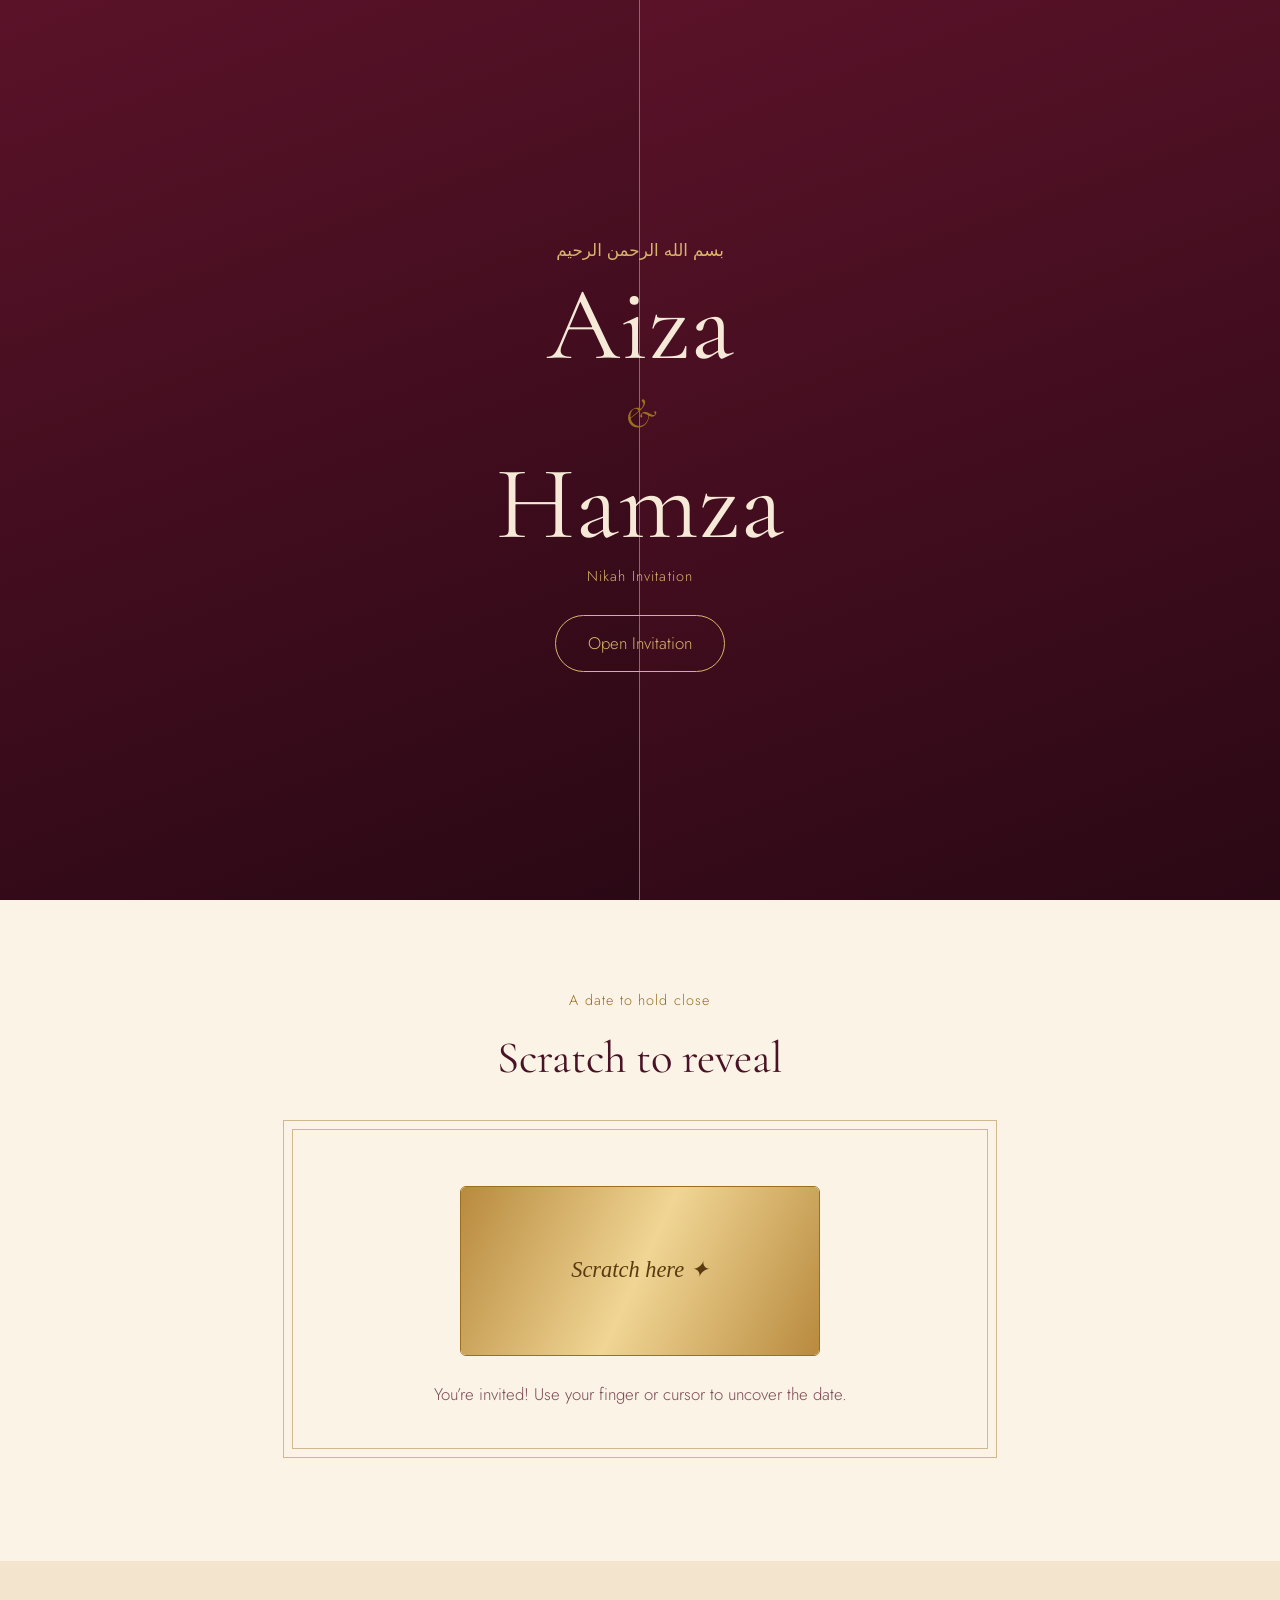
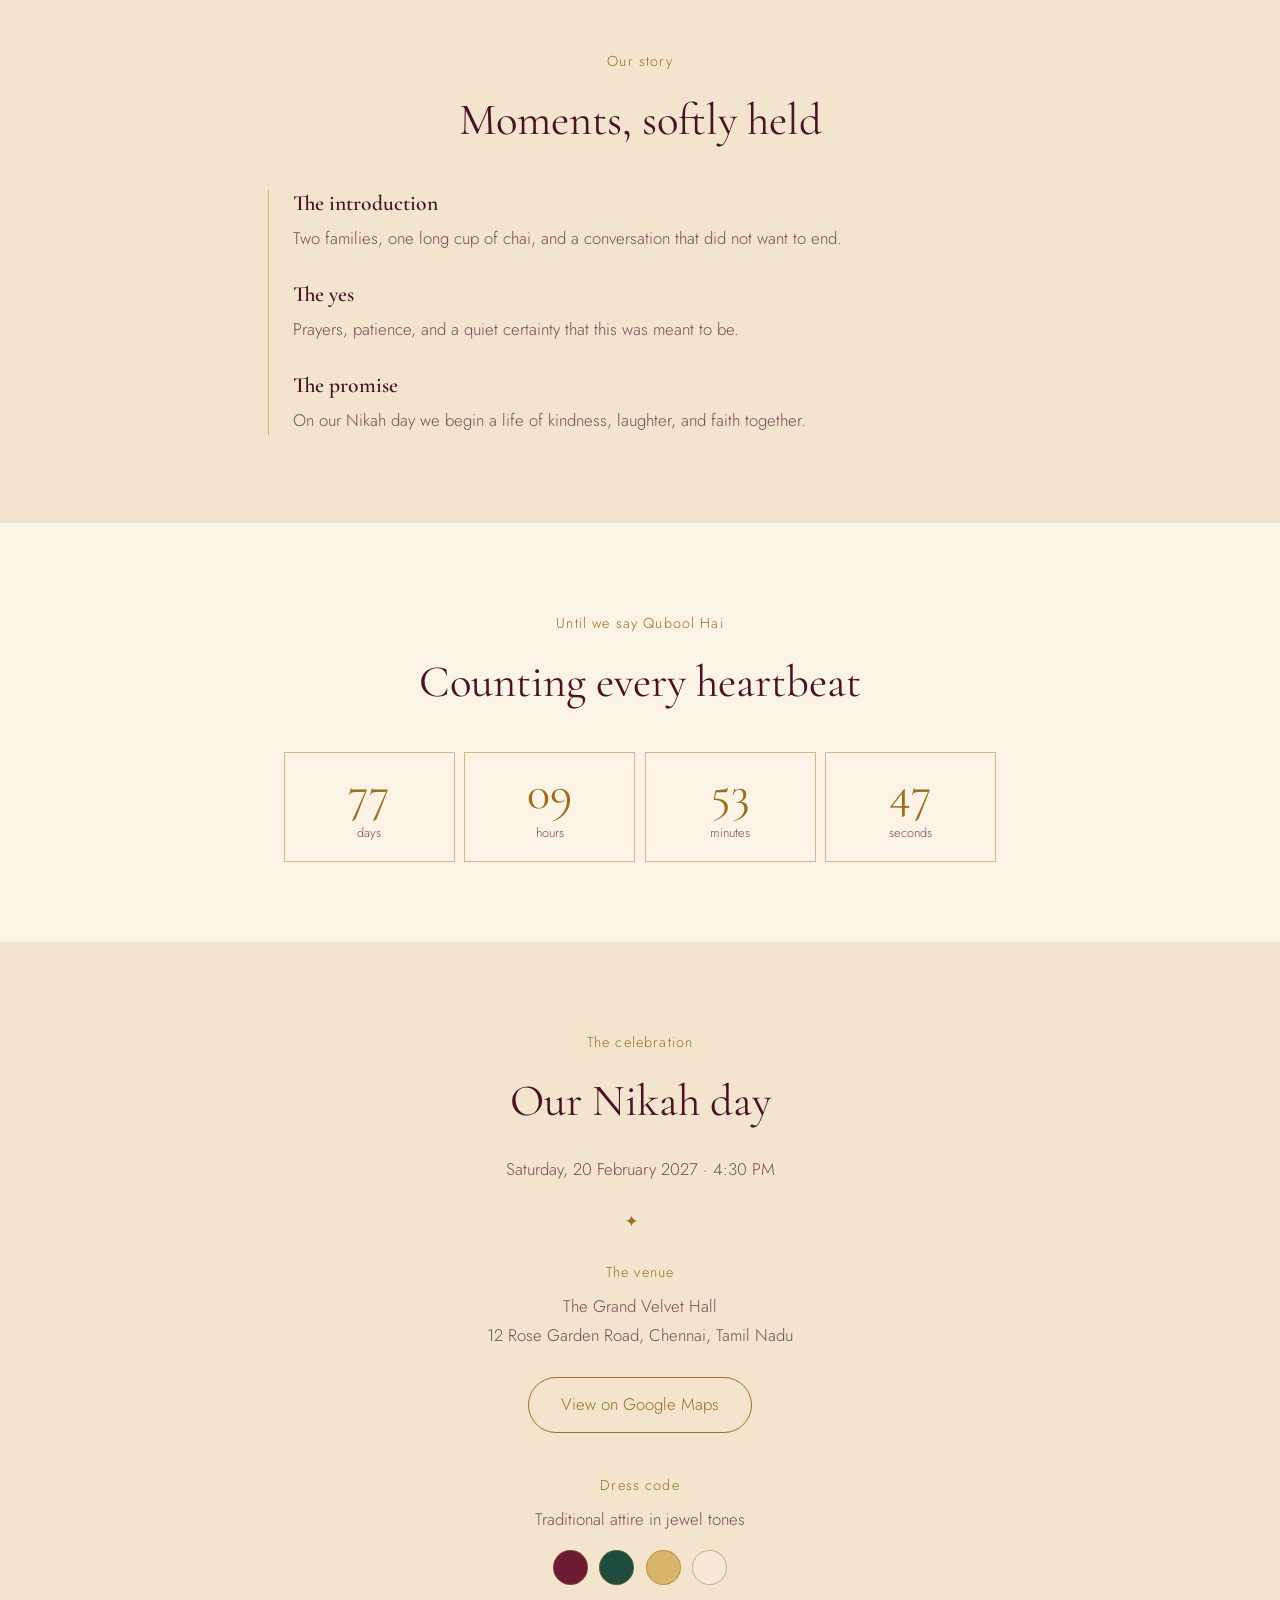
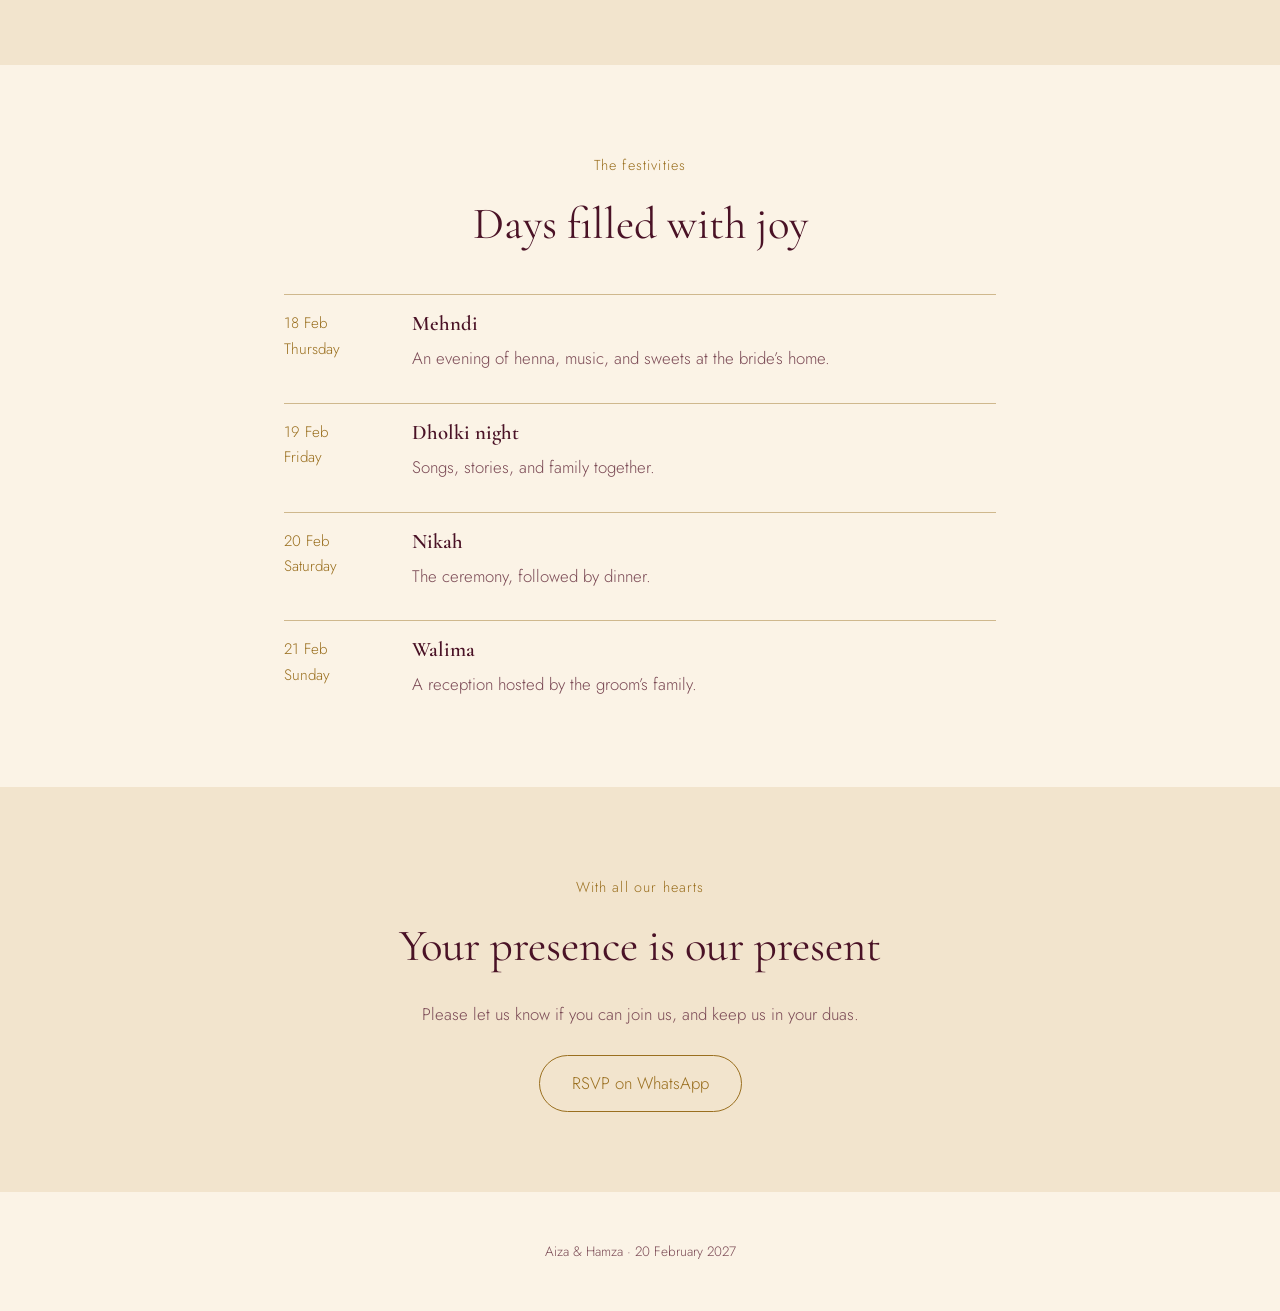
<file: Maroon-open.html>
<!DOCTYPE html>
<html lang="en">
<head>
<meta charset="utf-8">
<meta name="viewport" content="width=device-width, initial-scale=1, viewport-fit=cover">
<title>Aiza &amp; Hamza — Nikah Invitation</title>
<link rel="preconnect" href="https://fonts.googleapis.com">
<link rel="preconnect" href="https://fonts.gstatic.com" crossorigin>
<link href="https://fonts.googleapis.com/css2?family=Cormorant+Garamond:ital,wght@0,400;0,600;1,400&amp;family=Jost:wght@300;400&amp;display=swap" rel="stylesheet">
<link rel="stylesheet" href="style-marron.css">
</head>
<body class="locked">
<div id="gate" role="dialog" aria-label="Open invitation">
  <div class="half l"></div><div class="half r"></div>
  <div class="seal">
    <p class="bis">بسم الله الرحمن الرحيم</p>
    <h1>Aiza<em>&amp;</em>Hamza</h1>
    <p class="sm">Nikah Invitation</p>
    <button id="openBtn" class="btn">Open Invitation</button>
  </div>
</div>
<button id="mus" aria-pressed="false" title="Toggle soft background tone">♪ Music</button>

<section class="hero" id="top">
  <p class="bis">بسم الله الرحمن الرحيم</p>
  <p class="sm">Together with their families</p>
  <h1>Aiza<em>&amp;</em>Hamza</h1>
  <p class="orn">✦</p>
  <p>invite you to the Nikah ceremony</p>
  <a class="btn" href="#reveal">Scroll</a>
</section>

<section id="reveal">
  <p class="sm">A date to hold close</p>
  <h2>Scratch to reveal</h2>
  <div class="frame">
    <div id="scr">
      <div class="under"><small>Saturday</small>20 February 2027<small>after Asr prayer</small></div>
      <canvas id="cv" aria-label="Scratch surface"></canvas>
    </div>
    <p>You’re invited! Use your finger or cursor to uncover the date.</p>
  </div>
</section>

<section class="alt" id="story"><div>
  <p class="sm">Our story</p>
  <h2>Moments, softly held</h2>
  <div class="story">
    <h3>The introduction</h3><p>Two families, one long cup of chai, and a conversation that did not want to end.</p>
    <h3>The yes</h3><p>Prayers, patience, and a quiet certainty that this was meant to be.</p>
    <h3>The promise</h3><p>On our Nikah day we begin a life of kindness, laughter, and faith together.</p>
  </div>
</div></section>

<section id="count">
  <p class="sm">Until we say Qubool Hai</p>
  <h2>Counting every heartbeat</h2>
  <div class="cd" role="timer">
    <div><b id="dd">00</b><span>days</span></div>
    <div><b id="hh">00</b><span>hours</span></div>
    <div><b id="mm">00</b><span>minutes</span></div>
    <div><b id="ss">00</b><span>seconds</span></div>
  </div>
</section>

<section class="alt" id="venue"><div>
  <p class="sm">The celebration</p>
  <h2>Our Nikah day</h2>
  <p>Saturday, 20 February 2027 · 4:30 PM</p>
  <p class="orn">✦</p>
  <p class="sm">The venue</p>
  <p>The Grand Velvet Hall<br>12 Rose Garden Road, Chennai, Tamil Nadu</p>
  <a class="btn" href="https://maps.google.com/?q=Chennai" target="_blank" rel="noopener">View on Google Maps</a>
  <p class="sm" style="margin-top:2.5rem">Dress code</p>
  <p>Traditional attire in jewel tones</p>
  <div class="sw" aria-hidden="true"><i style="background:#6d1a33"></i><i style="background:#1f4d3d"></i><i style="background:#d9b46c"></i><i style="background:#f6e9d7"></i></div>
</div></section>

<section id="fest">
  <p class="sm">The festivities</p>
  <h2>Days filled with joy</h2>
  <div class="ev">
    <div><span class="d">18 Feb<br>Thursday</span><div style="display:block;border:0;padding:0"><h3>Mehndi</h3><p>An evening of henna, music, and sweets at the bride’s home.</p></div></div>
    <div><span class="d">19 Feb<br>Friday</span><div style="display:block;border:0;padding:0"><h3>Dholki night</h3><p>Songs, stories, and family together.</p></div></div>
    <div><span class="d">20 Feb<br>Saturday</span><div style="display:block;border:0;padding:0"><h3>Nikah</h3><p>The ceremony, followed by dinner.</p></div></div>
    <div><span class="d">21 Feb<br>Sunday</span><div style="display:block;border:0;padding:0"><h3>Walima</h3><p>A reception hosted by the groom’s family.</p></div></div>
  </div>
</section>

<section class="alt" id="rsvp"><div>
  <p class="sm">With all our hearts</p>
  <h2>Your presence is our present</h2>
  <p>Please let us know if you can join us, and keep us in your duas.</p>
  <a class="btn" href="https://wa.me/910000000000?text=We%20will%20attend%20the%20Nikah" target="_blank" rel="noopener">RSVP on WhatsApp</a>
</div></section>

<footer>Aiza &amp; Hamza · 20 February 2027</footer>

<script src="script-maroon.js"></script>
</body>
</html>
</file>
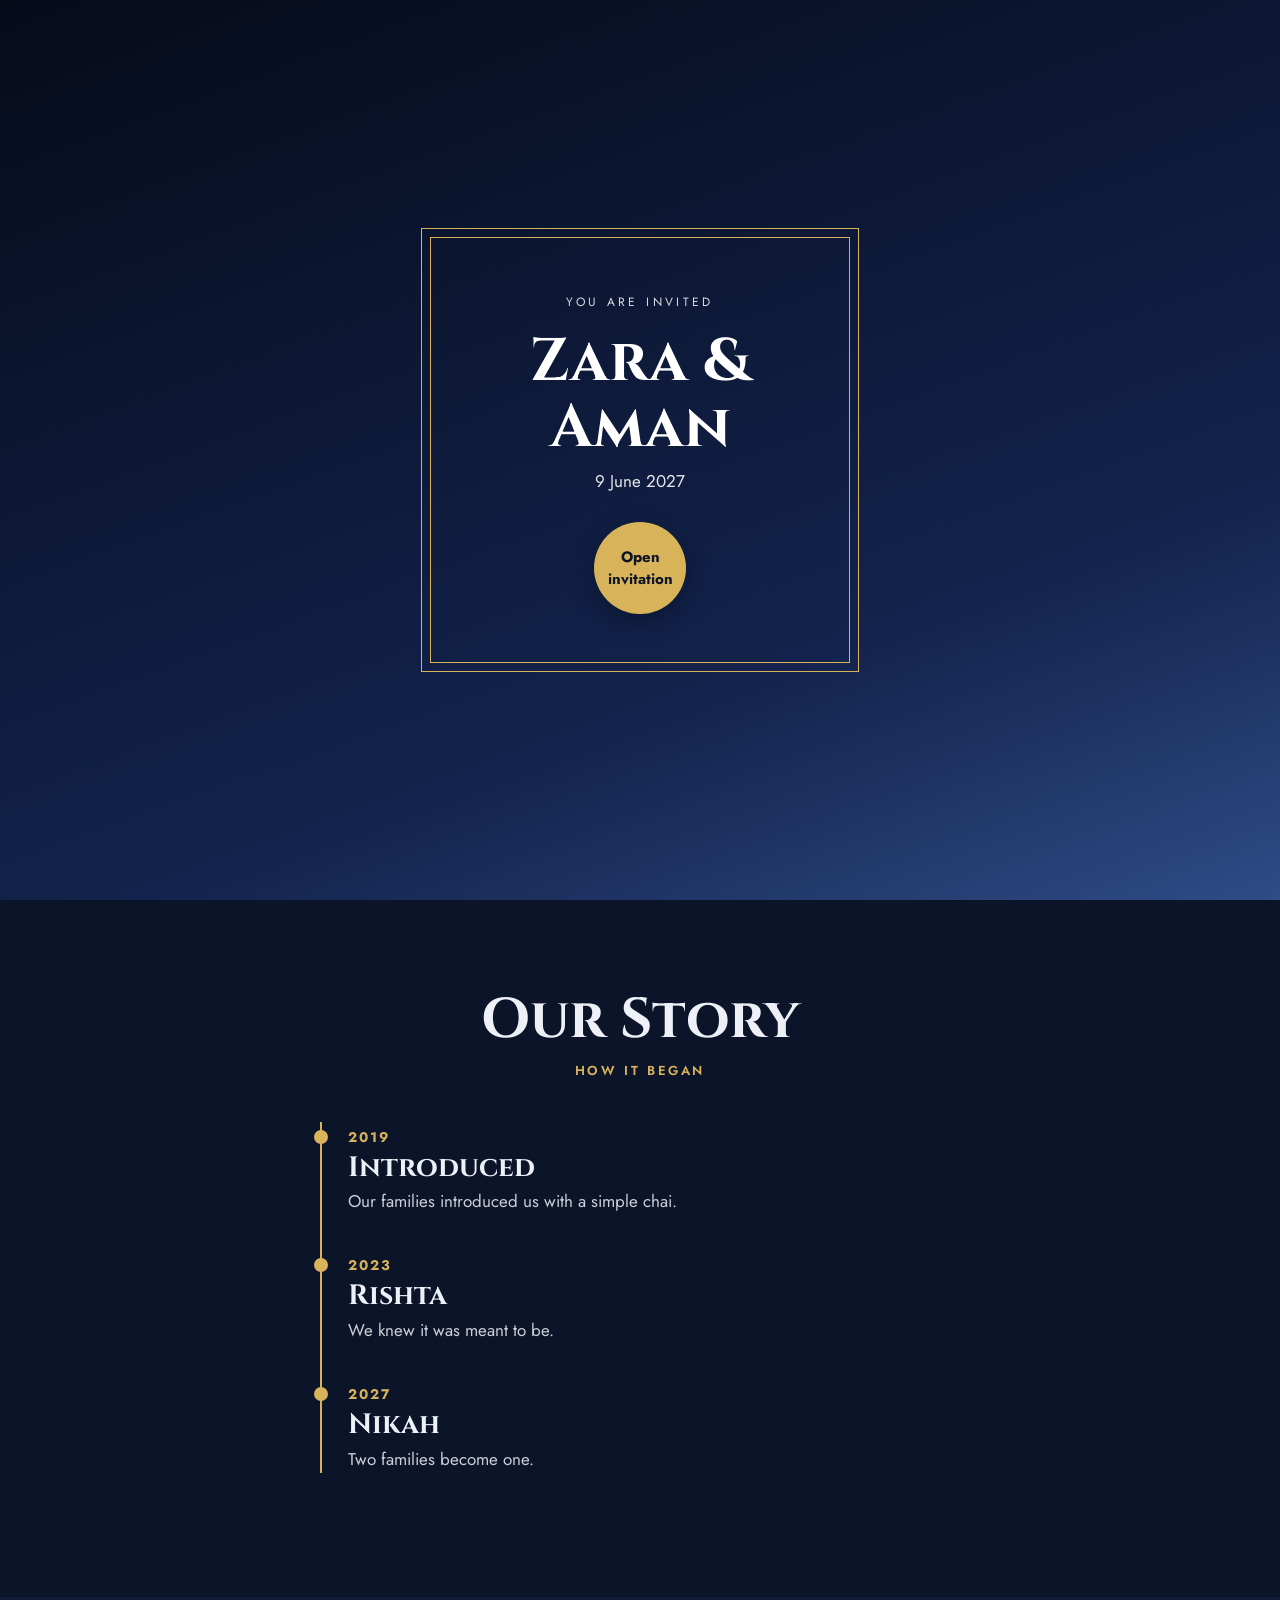
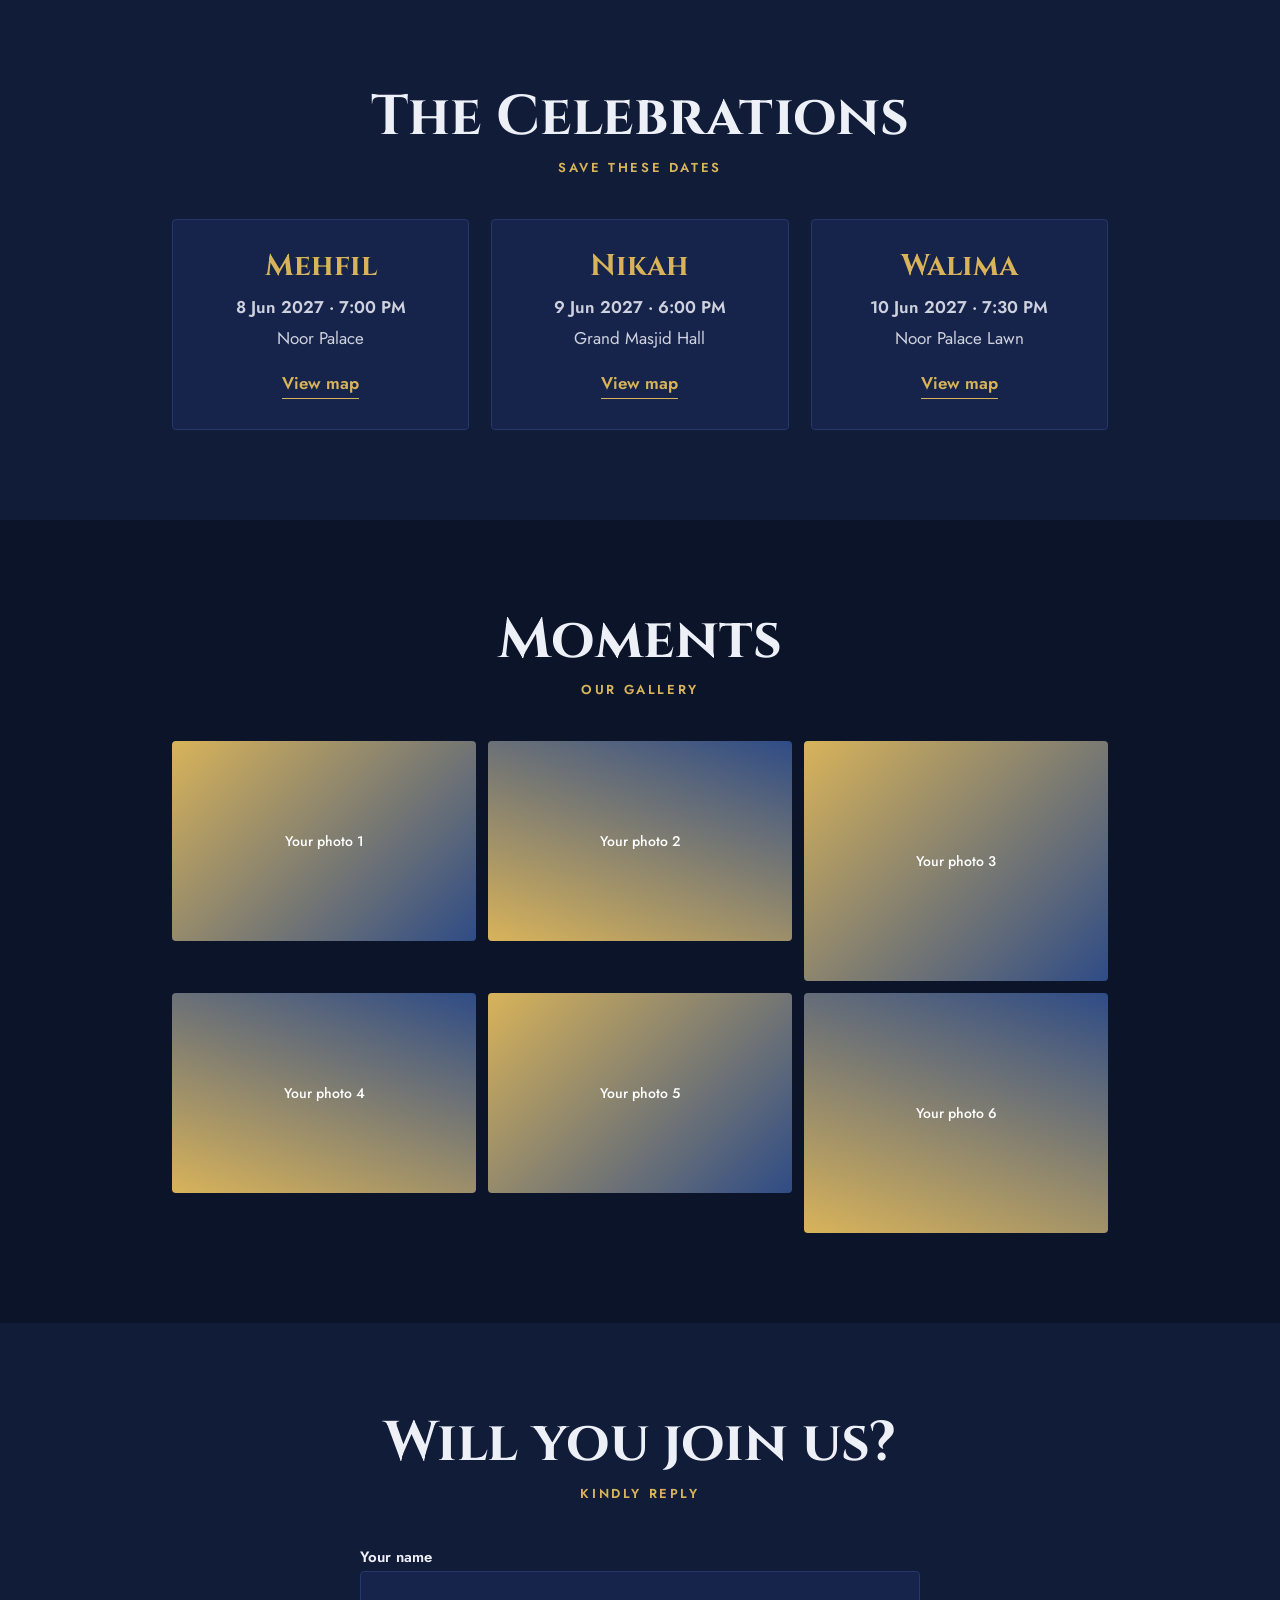
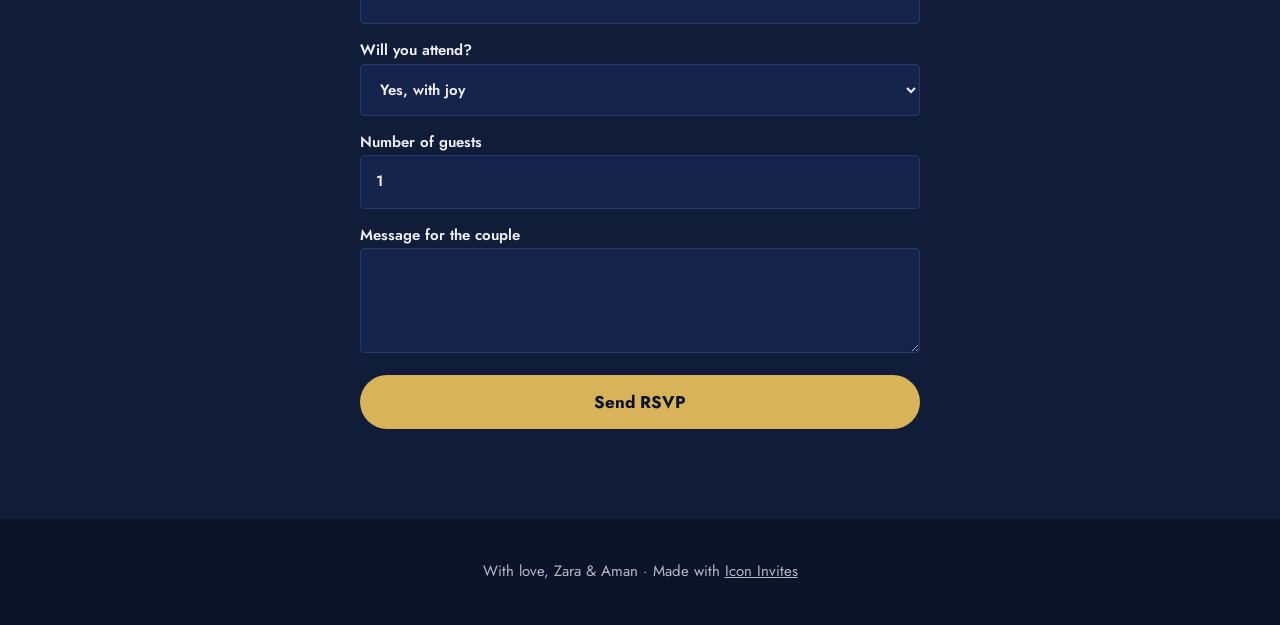
<file: midnight-noor.html>
<!DOCTYPE html>
<html lang="en">
<head>
<meta charset="utf-8">
<meta name="viewport" content="width=device-width, initial-scale=1, viewport-fit=cover">
<title>Zara &amp; Aman – Wedding Invitation (Midnight Noor)</title>
<link href="https://fonts.googleapis.com/css2?family=Cinzel:wght@500;700&family=Jost:wght@400;600&display=swap" rel="stylesheet">
<link rel="stylesheet" href="template.css">
<style>:root{--bg:#0C1429;--ink:#EEF0F8;--accent:#D8B35A;--g2:#2F4C86;--hero:linear-gradient(160deg,#060B1A,#13234D 70%,#2F4C86);--hero-ink:#fff;--alt:#111C38;--card:#16234A;--line:#26386B;--seal-ink:#0C1429;--fh:"Cinzel",Georgia,serif;--fb:"Jost",system-ui,sans-serif;--r:4px}</style>
</head>
<body>
<div class="ribbon"><span>Preview: Midnight Noor theme</span><a href="index.html">← All themes</a><a class="go" href="index.html">Choose this theme</a></div>

<div class="gate" id="gate"><div class="frame">
  <small>You are invited</small>
  <h1 class="script">Zara &amp; Aman</h1>
  <p>9 June 2027</p>
  <button class="seal" id="openBtn">Open<br>invitation</button>
</div></div>

<header class="hero ">
  <span class="float" style="left:8%;top:20%;animation-delay:-0s">☾</span><span class="float" style="left:88%;top:28%;animation-delay:-2s">☾</span><span class="float" style="left:14%;top:76%;animation-delay:-4s">☾</span><span class="float" style="left:82%;top:72%;animation-delay:-6s">☾</span>
  <div>
    <small>Bismillah. Join us for our Nikah</small>
    <h1 class="script">Zara <i>&amp;</i> Aman</h1>
    <p class="date">9 June 2027 · Hyderabad</p>
    <div class="orn">☾</div>
    <div class="cd" id="cd" data-date="2027-06-09T18:00:00+05:30">
      <div><b id="d">0</b><span>Days</span></div><div><b id="h">00</b><span>Hours</span></div><div><b id="m">00</b><span>Minutes</span></div><div><b id="s">00</b><span>Seconds</span></div>
    </div>
  </div>
</header>

<section class="sec"><div class="wrap">
  <h2 class="h script">Our Story</h2><p class="sub">How it began</p>
  <div class="story"><div><b>2019</b><h3>Introduced</h3><p>Our families introduced us with a simple chai.</p></div><div><b>2023</b><h3>Rishta</h3><p>We knew it was meant to be.</p></div><div><b>2027</b><h3>Nikah</h3><p>Two families become one.</p></div></div>
</div></section>

<section class="sec alt"><div class="wrap">
  <h2 class="h script">The Celebrations</h2><p class="sub">Save these dates</p>
  <div class="events"><div class="ev"><h3>Mehfil</h3><p class="t">8 Jun 2027 · 7:00 PM</p><p>Noor Palace</p><a href="https://www.google.com/maps/search/Noor+Palace+Hyderabad" target="_blank" rel="noopener">View map</a></div><div class="ev"><h3>Nikah</h3><p class="t">9 Jun 2027 · 6:00 PM</p><p>Grand Masjid Hall</p><a href="https://www.google.com/maps/search/Grand+Masjid+Hall+Hyderabad" target="_blank" rel="noopener">View map</a></div><div class="ev"><h3>Walima</h3><p class="t">10 Jun 2027 · 7:30 PM</p><p>Noor Palace Lawn</p><a href="https://www.google.com/maps/search/Noor+Palace+Lawn+Hyderabad" target="_blank" rel="noopener">View map</a></div></div>
</div></section>

<section class="sec"><div class="wrap">
  <h2 class="h script">Moments</h2><p class="sub">Our gallery</p>
  <div class="gal"><div>Your photo 1</div><div>Your photo 2</div><div>Your photo 3</div><div>Your photo 4</div><div>Your photo 5</div><div>Your photo 6</div></div>
</div></section>

<section class="sec alt"><div class="wrap">
  <h2 class="h script">Will you join us?</h2><p class="sub">Kindly reply</p>
  <form id="rsvp">
    <label>Your name<input name="name" required></label>
    <label>Will you attend?<select name="attend"><option>Yes, with joy</option><option>Sorry, cannot come</option></select></label>
    <label>Number of guests<input name="guests" type="number" min="1" max="10" value="1"></label>
    <label>Message for the couple<textarea name="msg" rows="3"></textarea></label>
    <button class="go" type="submit">Send RSVP</button>
  </form>
  <p class="thanks" id="thanks">Thank you! We can’t wait to celebrate with you.</p>
</div></section>

<footer>With love, Zara &amp; Aman · Made with <a href="../index.html">Icon Invites</a></footer>
<script src="template.js"></script>
</body>
</html>
</file>
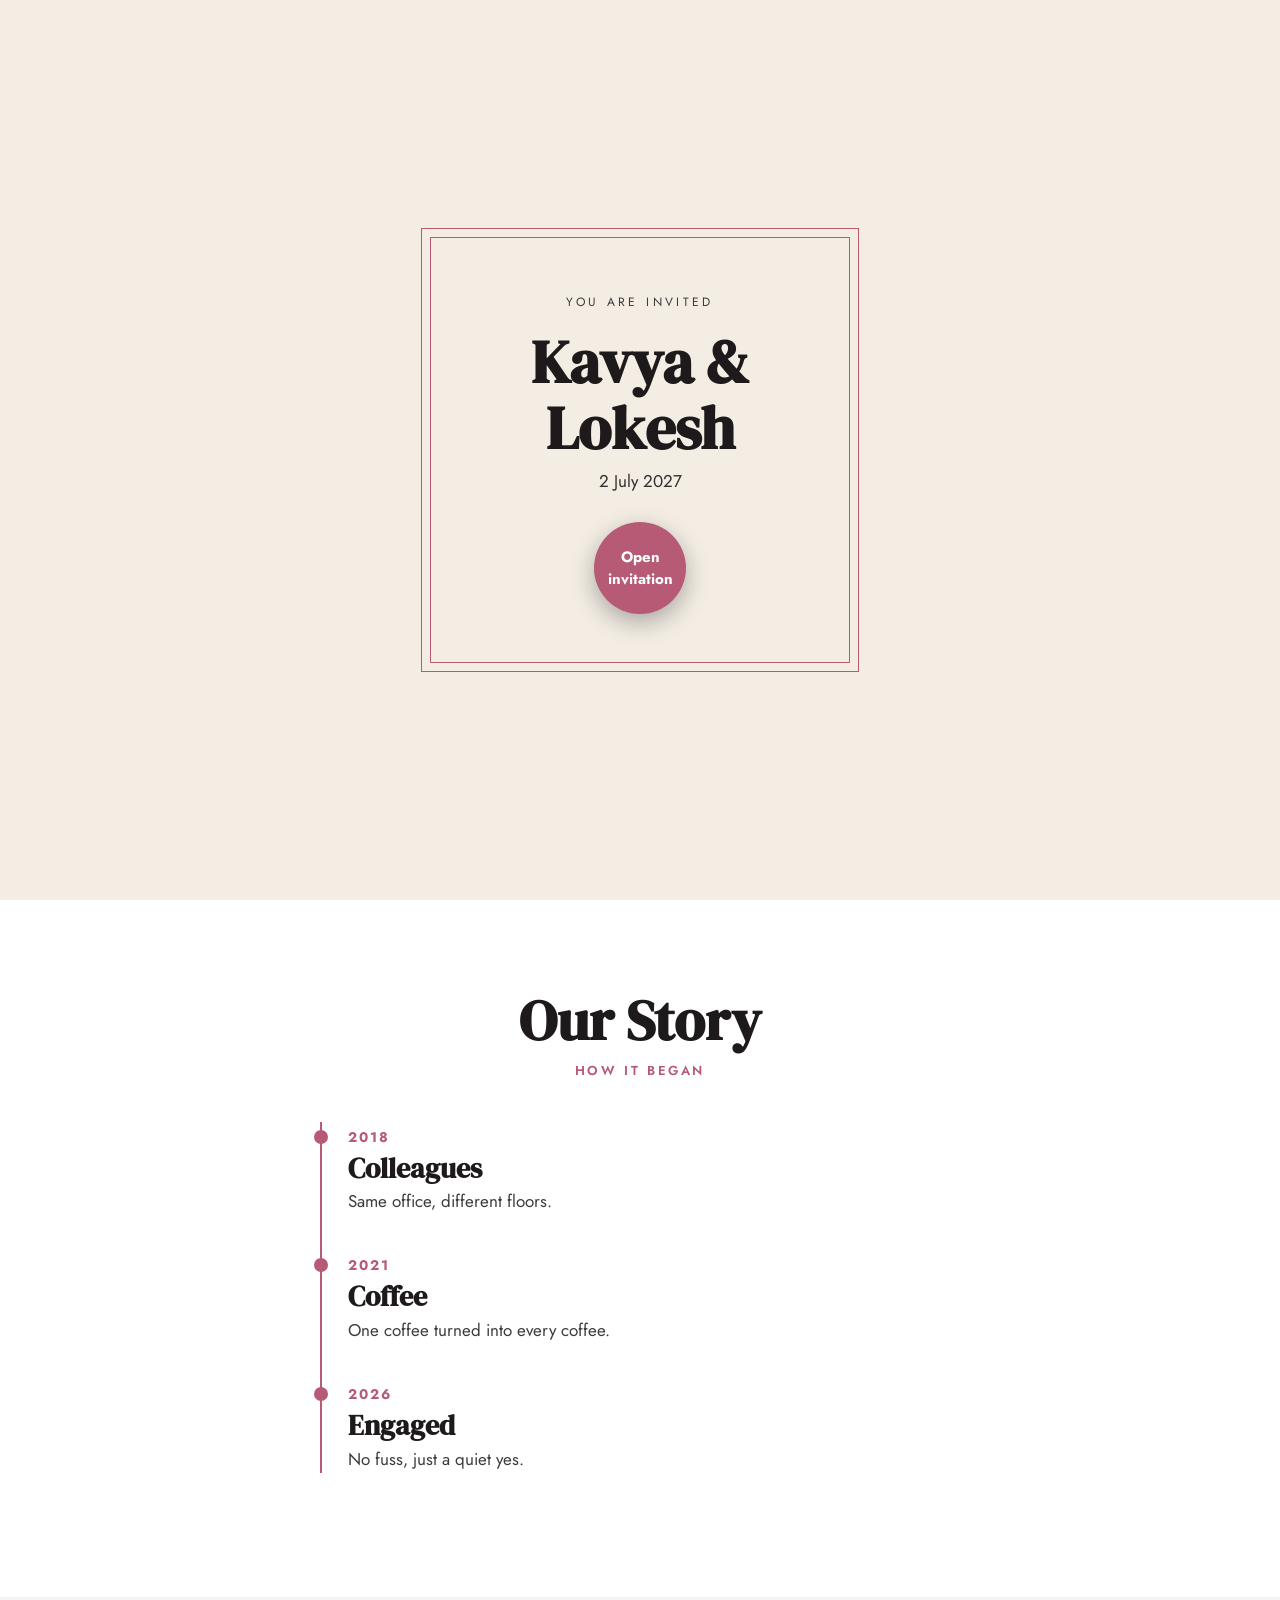
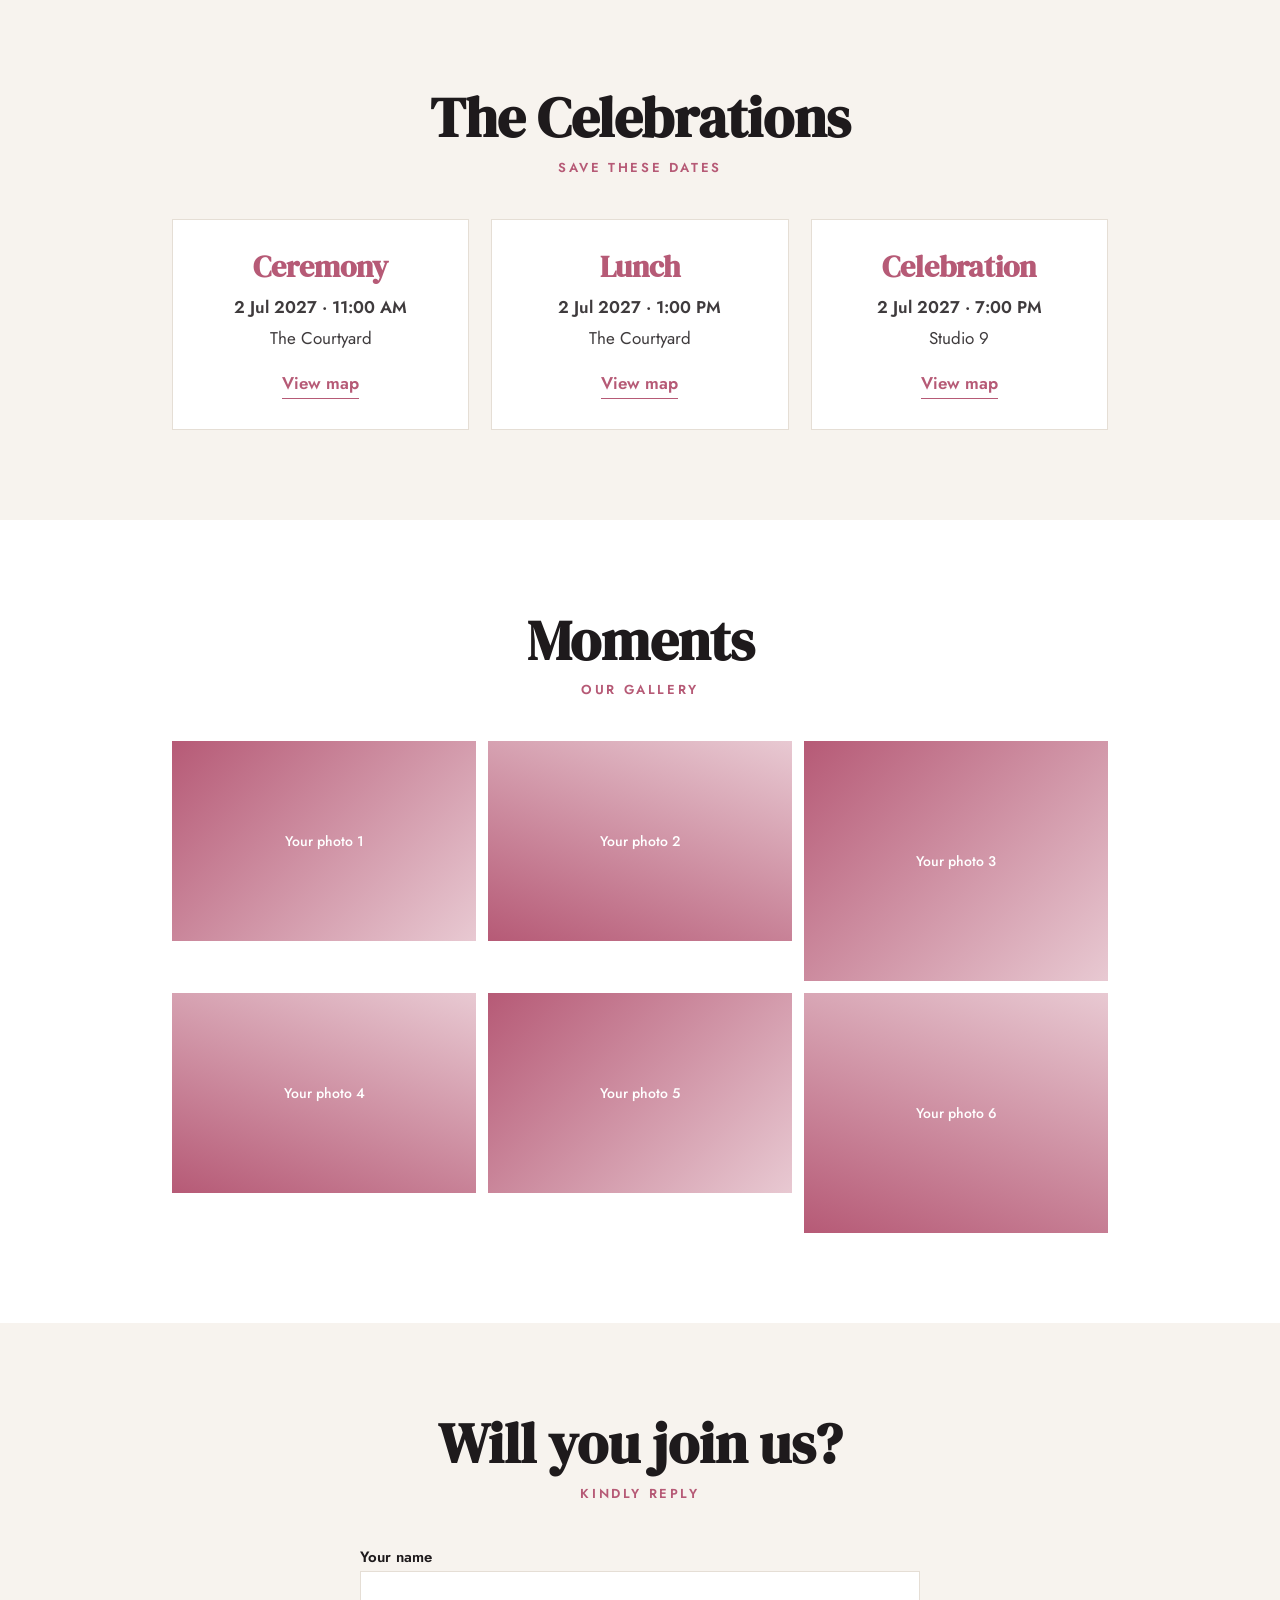
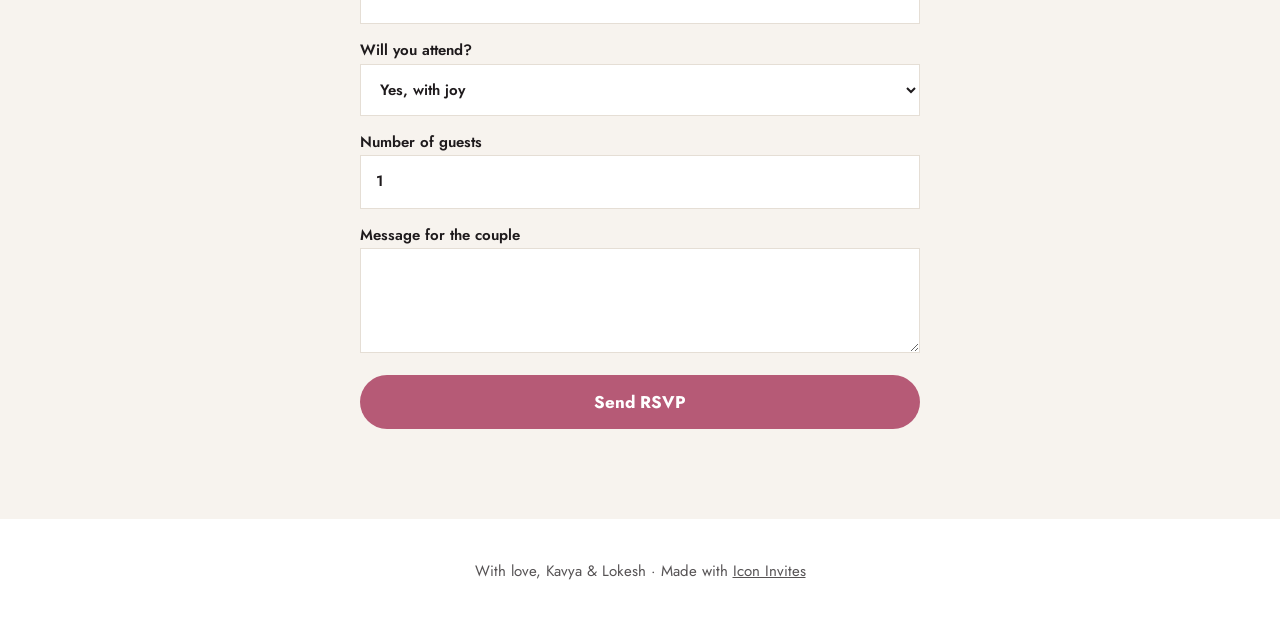
<file: minimal-ivory.html>
<!DOCTYPE html>
<html lang="en">
<head>
<meta charset="utf-8">
<meta name="viewport" content="width=device-width, initial-scale=1, viewport-fit=cover">
<title>Kavya &amp; Lokesh – Wedding Invitation (Minimal Ivory)</title>
<link href="https://fonts.googleapis.com/css2?family=DM+Serif+Display:wght@400&family=Jost:wght@400;600&display=swap" rel="stylesheet">
<link rel="stylesheet" href="template.css">
<style>:root{--bg:#FFFFFF;--ink:#1E1A1C;--accent:#B65A76;--g2:#E8C9D2;--hero:#F3EDE4;--hero-ink:#1E1A1C;--alt:#F7F3EE;--card:#fff;--line:#E5DED5;--seal-ink:#fff;--fh:"DM Serif Display",Georgia,serif;--fb:"Jost",system-ui,sans-serif;--r:0px}</style>
</head>
<body>
<div class="ribbon"><span>Preview: Minimal Ivory theme</span><a href="index.html#themes">← All themes</a><a class="go" href="index.html#contact">Choose this theme</a></div>

<div class="gate" id="gate"><div class="frame">
  <small>You are invited</small>
  <h1 class="script">Kavya &amp; Lokesh</h1>
  <p>2 July 2027</p>
  <button class="seal" id="openBtn">Open<br>invitation</button>
</div></div>

<header class="hero left">
  <span class="float" style="left:8%;top:20%;animation-delay:-0s">·</span><span class="float" style="left:88%;top:28%;animation-delay:-2s">·</span><span class="float" style="left:14%;top:76%;animation-delay:-4s">·</span><span class="float" style="left:82%;top:72%;animation-delay:-6s">·</span>
  <div>
    <small>Simply two people, one big day</small>
    <h1 class="script">Kavya <i>&amp;</i> Lokesh</h1>
    <p class="date">2 July 2027 · Bengaluru</p>
    <div class="orn">—</div>
    <div class="cd" id="cd" data-date="2027-07-02T11:00:00+05:30">
      <div><b id="d">0</b><span>Days</span></div><div><b id="h">00</b><span>Hours</span></div><div><b id="m">00</b><span>Minutes</span></div><div><b id="s">00</b><span>Seconds</span></div>
    </div>
  </div>
</header>

<section class="sec"><div class="wrap">
  <h2 class="h script">Our Story</h2><p class="sub">How it began</p>
  <div class="story"><div><b>2018</b><h3>Colleagues</h3><p>Same office, different floors.</p></div><div><b>2021</b><h3>Coffee</h3><p>One coffee turned into every coffee.</p></div><div><b>2026</b><h3>Engaged</h3><p>No fuss, just a quiet yes.</p></div></div>
</div></section>

<section class="sec alt"><div class="wrap">
  <h2 class="h script">The Celebrations</h2><p class="sub">Save these dates</p>
  <div class="events"><div class="ev"><h3>Ceremony</h3><p class="t">2 Jul 2027 · 11:00 AM</p><p>The Courtyard</p><a href="https://www.google.com/maps/search/The+Courtyard+Bengaluru" target="_blank" rel="noopener">View map</a></div><div class="ev"><h3>Lunch</h3><p class="t">2 Jul 2027 · 1:00 PM</p><p>The Courtyard</p><a href="https://www.google.com/maps/search/The+Courtyard+Bengaluru" target="_blank" rel="noopener">View map</a></div><div class="ev"><h3>Celebration</h3><p class="t">2 Jul 2027 · 7:00 PM</p><p>Studio 9</p><a href="https://www.google.com/maps/search/Studio+9+Bengaluru" target="_blank" rel="noopener">View map</a></div></div>
</div></section>

<section class="sec"><div class="wrap">
  <h2 class="h script">Moments</h2><p class="sub">Our gallery</p>
  <div class="gal"><div>Your photo 1</div><div>Your photo 2</div><div>Your photo 3</div><div>Your photo 4</div><div>Your photo 5</div><div>Your photo 6</div></div>
</div></section>

<section class="sec alt"><div class="wrap">
  <h2 class="h script">Will you join us?</h2><p class="sub">Kindly reply</p>
  <form id="rsvp">
    <label>Your name<input name="name" required></label>
    <label>Will you attend?<select name="attend"><option>Yes, with joy</option><option>Sorry, cannot come</option></select></label>
    <label>Number of guests<input name="guests" type="number" min="1" max="10" value="1"></label>
    <label>Message for the couple<textarea name="msg" rows="3"></textarea></label>
    <button class="go" type="submit">Send RSVP</button>
  </form>
  <p class="thanks" id="thanks">Thank you! We can’t wait to celebrate with you.</p>
</div></section>

<footer>With love, Kavya &amp; Lokesh · Made with <a href="../index.html">Icon Invites</a></footer>
<script src="template.js"></script>
</body>
</html>
</file>
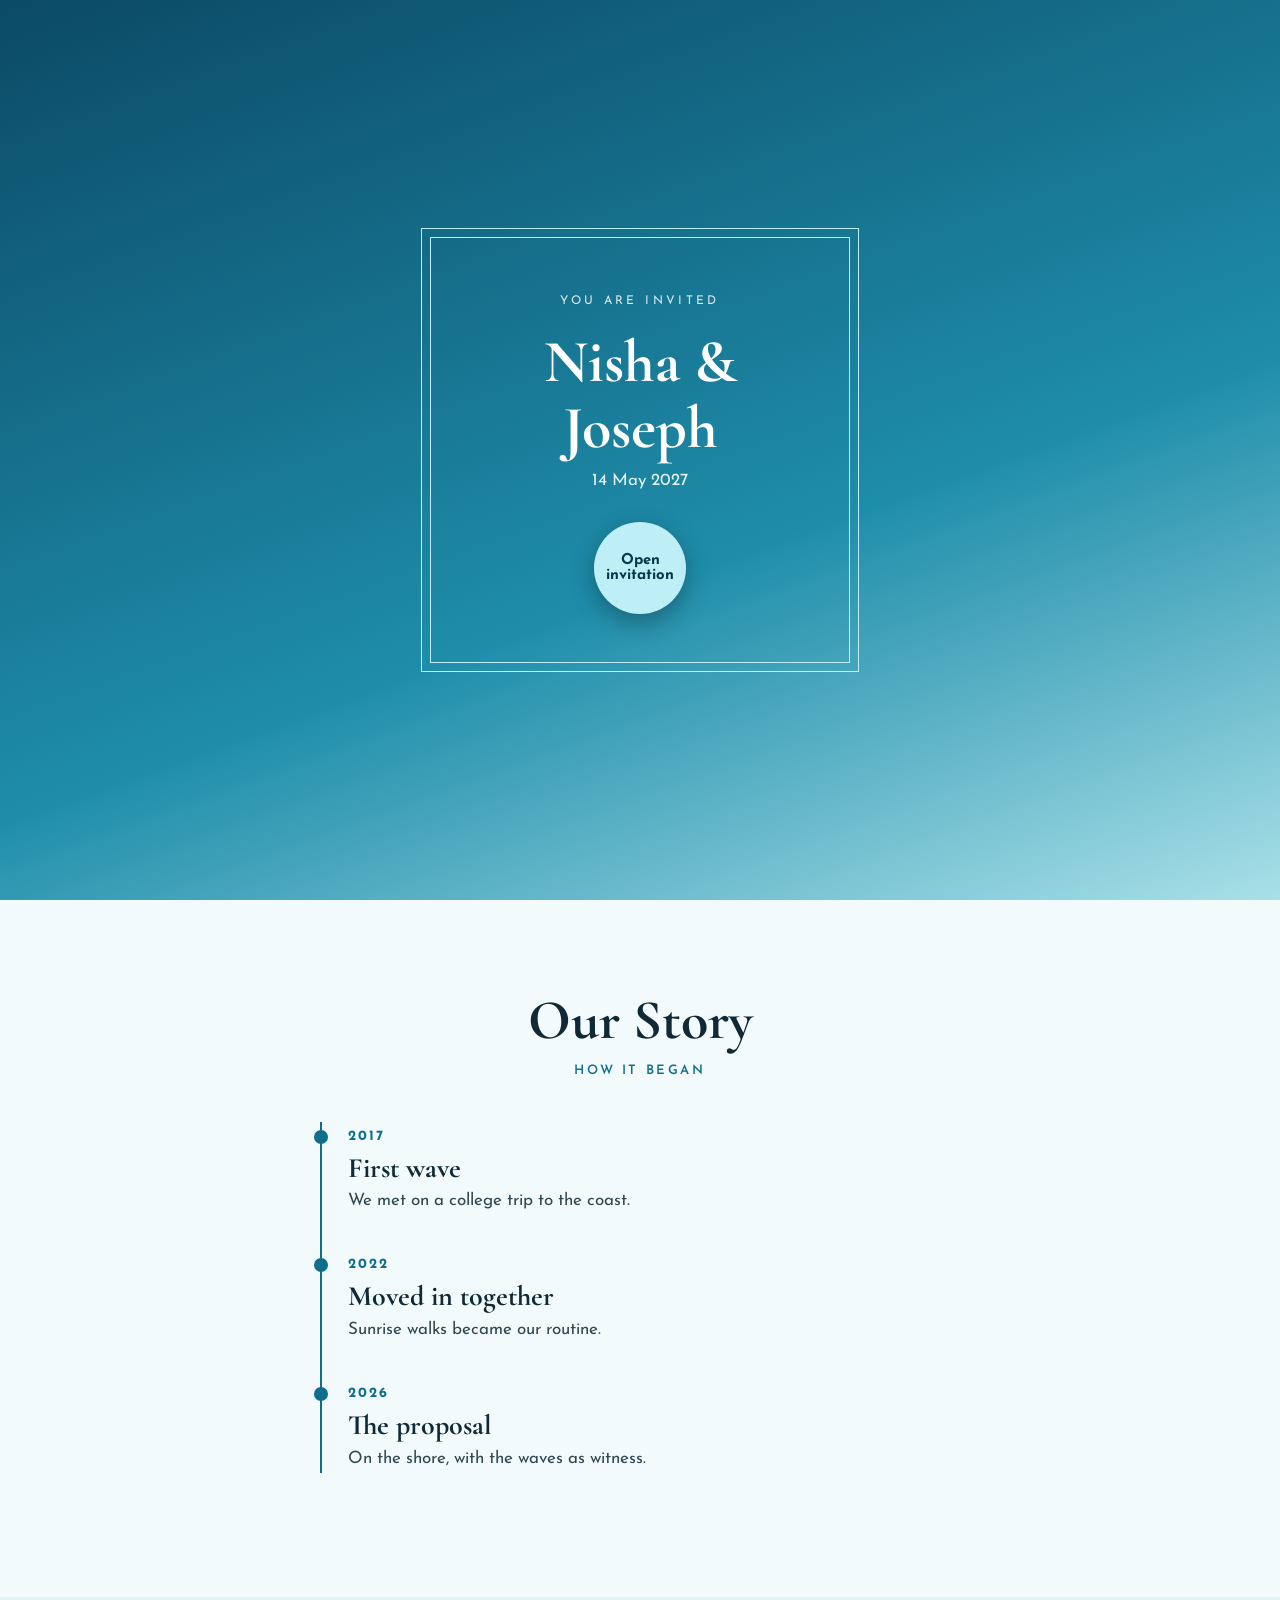
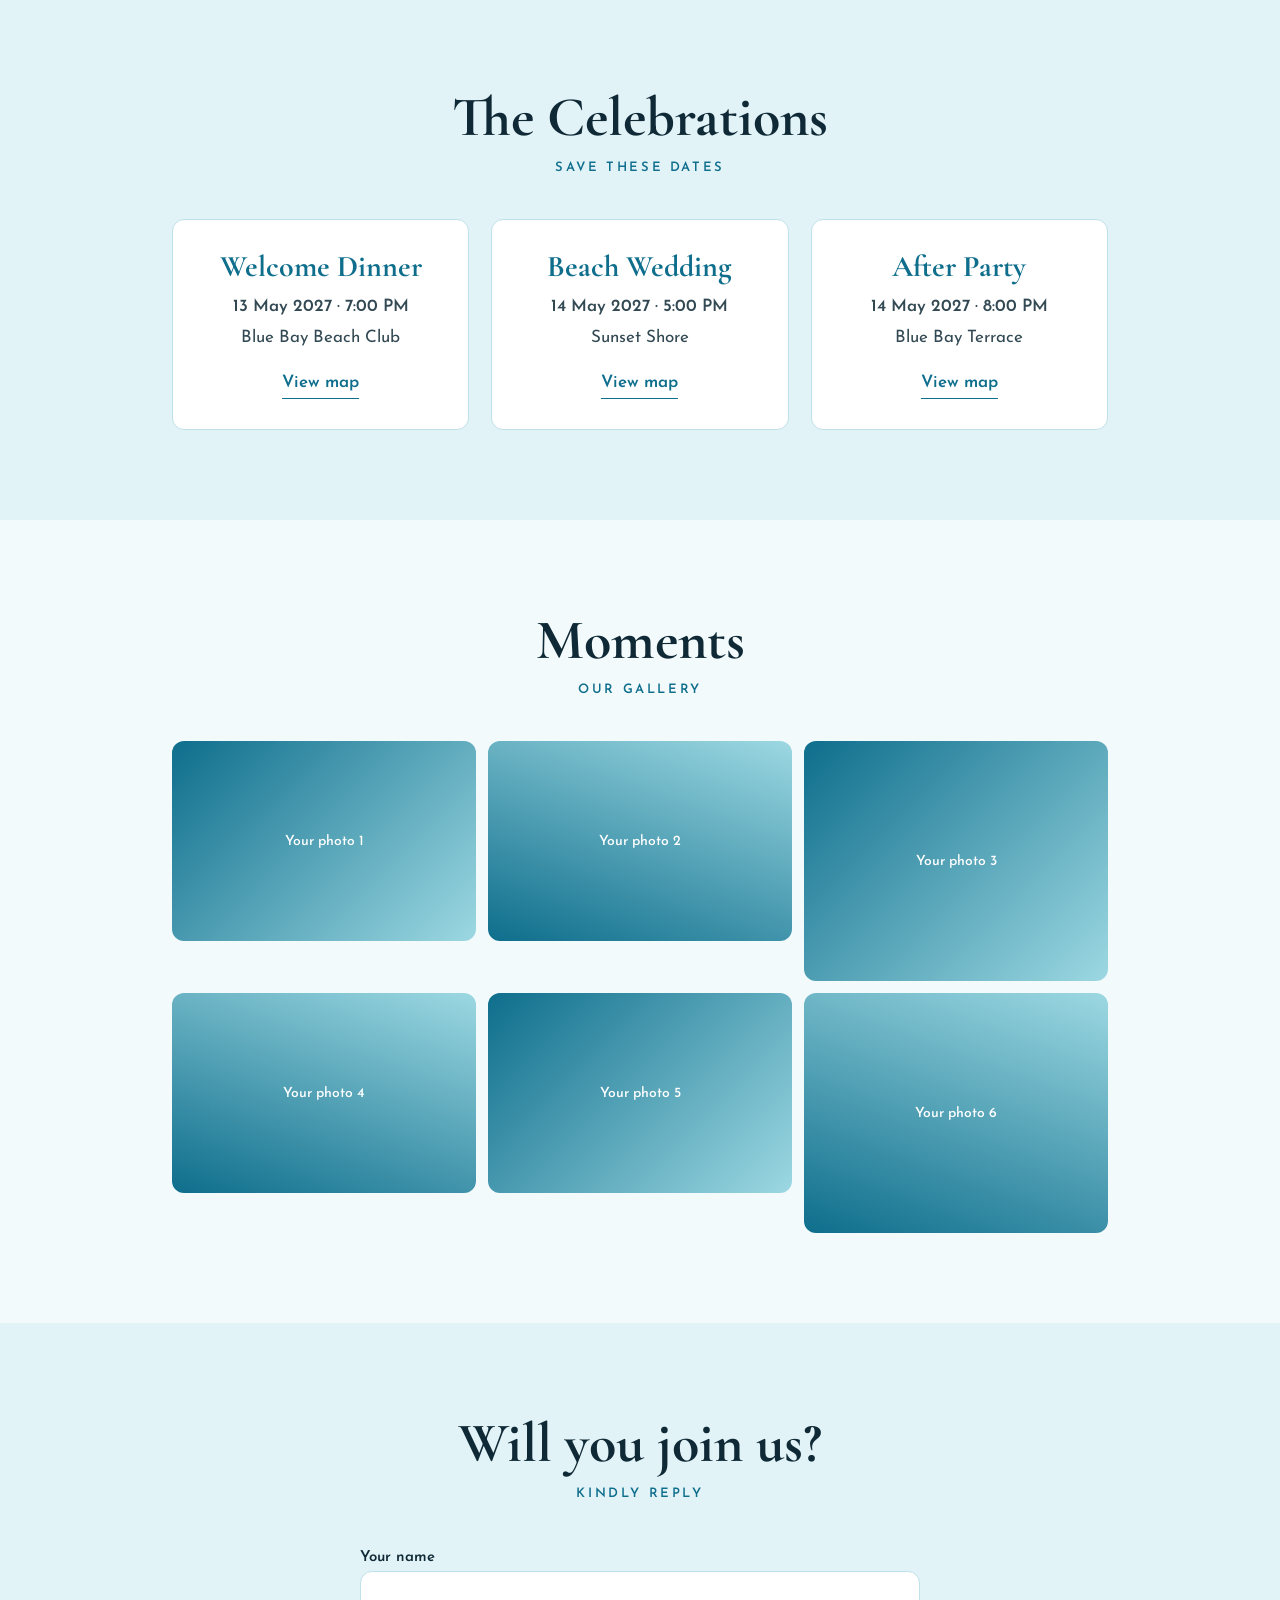
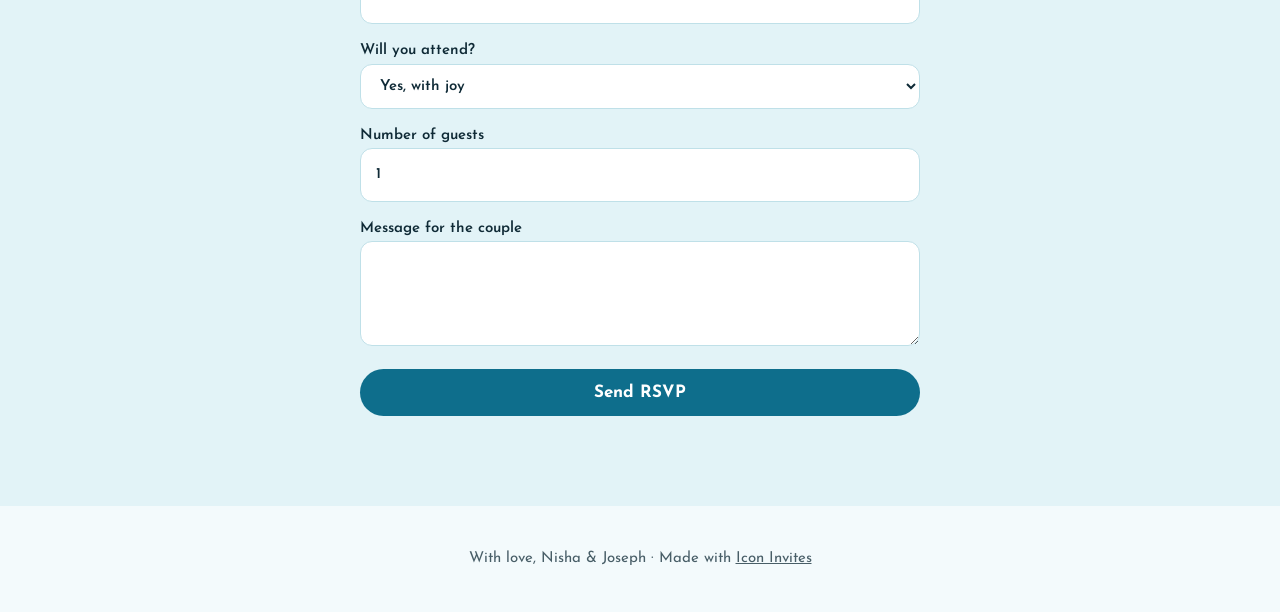
<file: ocean-vows.html>
<!DOCTYPE html>
<html lang="en">
<head>
<meta charset="utf-8">
<meta name="viewport" content="width=device-width, initial-scale=1, viewport-fit=cover">
<title>Nisha &amp; Joseph – Wedding Invitation (Ocean Vows)</title>
<link href="https://fonts.googleapis.com/css2?family=Cormorant+Garamond:wght@500;700&family=Josefin+Sans:wght@400;600&display=swap" rel="stylesheet">
<link rel="stylesheet" href="template.css">
<style>:root{--bg:#F3FAFC;--ink:#0F2A36;--accent:#0E6E8C;--g2:#9CD8E2;--hero:linear-gradient(160deg,#0B4A66,#1E8DAA 60%,#A9E0E8);--ha:#BFEFF6;--sh:#06384d;--hero-ink:#fff;--alt:#E2F3F7;--card:#fff;--line:#BFE0E8;--seal-ink:#fff;--fh:"Cormorant Garamond",Georgia,serif;--fb:"Josefin Sans",system-ui,sans-serif;--r:12px}</style>
</head>
<body>
<div class="ribbon"><span>Preview: Ocean Vows theme</span><a href="../index.html#themes">← All themes</a><a class="go" href="../index.html#contact">Choose this theme</a></div>

<div class="gate" id="gate"><div class="frame">
  <small>You are invited</small>
  <h1 class="script">Nisha &amp; Joseph</h1>
  <p>14 May 2027</p>
  <button class="seal" id="openBtn">Open<br>invitation</button>
</div></div>

<header class="hero ">
  <span class="float" style="left:8%;top:20%;animation-delay:-0s">≈</span><span class="float" style="left:88%;top:28%;animation-delay:-2s">≈</span><span class="float" style="left:14%;top:76%;animation-delay:-4s">≈</span><span class="float" style="left:82%;top:72%;animation-delay:-6s">≈</span>
  <div>
    <small>Say “I do” with the sea breeze</small>
    <h1 class="script">Nisha <i>&amp;</i> Joseph</h1>
    <p class="date">14 May 2027 · Pondicherry</p>
    <div class="orn">≈</div>
    <div class="cd" id="cd" data-date="2027-05-14T17:00:00+05:30">
      <div><b id="d">0</b><span>Days</span></div><div><b id="h">00</b><span>Hours</span></div><div><b id="m">00</b><span>Minutes</span></div><div><b id="s">00</b><span>Seconds</span></div>
    </div>
  </div>
</header>

<section class="sec"><div class="wrap">
  <h2 class="h script">Our Story</h2><p class="sub">How it began</p>
  <div class="story"><div><b>2017</b><h3>First wave</h3><p>We met on a college trip to the coast.</p></div><div><b>2022</b><h3>Moved in together</h3><p>Sunrise walks became our routine.</p></div><div><b>2026</b><h3>The proposal</h3><p>On the shore, with the waves as witness.</p></div></div>
</div></section>

<section class="sec alt"><div class="wrap">
  <h2 class="h script">The Celebrations</h2><p class="sub">Save these dates</p>
  <div class="events"><div class="ev"><h3>Welcome Dinner</h3><p class="t">13 May 2027 · 7:00 PM</p><p>Blue Bay Beach Club</p><a href="https://www.google.com/maps/search/Blue+Bay+Beach+Club+Pondicherry" target="_blank" rel="noopener">View map</a></div><div class="ev"><h3>Beach Wedding</h3><p class="t">14 May 2027 · 5:00 PM</p><p>Sunset Shore</p><a href="https://www.google.com/maps/search/Sunset+Shore+Pondicherry" target="_blank" rel="noopener">View map</a></div><div class="ev"><h3>After Party</h3><p class="t">14 May 2027 · 8:00 PM</p><p>Blue Bay Terrace</p><a href="https://www.google.com/maps/search/Blue+Bay+Terrace+Pondicherry" target="_blank" rel="noopener">View map</a></div></div>
</div></section>

<section class="sec"><div class="wrap">
  <h2 class="h script">Moments</h2><p class="sub">Our gallery</p>
  <div class="gal"><div>Your photo 1</div><div>Your photo 2</div><div>Your photo 3</div><div>Your photo 4</div><div>Your photo 5</div><div>Your photo 6</div></div>
</div></section>

<section class="sec alt"><div class="wrap">
  <h2 class="h script">Will you join us?</h2><p class="sub">Kindly reply</p>
  <form id="rsvp">
    <label>Your name<input name="name" required></label>
    <label>Will you attend?<select name="attend"><option>Yes, with joy</option><option>Sorry, cannot come</option></select></label>
    <label>Number of guests<input name="guests" type="number" min="1" max="10" value="1"></label>
    <label>Message for the couple<textarea name="msg" rows="3"></textarea></label>
    <button class="go" type="submit">Send RSVP</button>
  </form>
  <p class="thanks" id="thanks">Thank you! We can’t wait to celebrate with you.</p>
</div></section>

<footer>With love, Nisha &amp; Joseph · Made with <a href="../index.html">Icon Invites</a></footer>
<script src="template.js"></script>
</body>
</html>
</file>
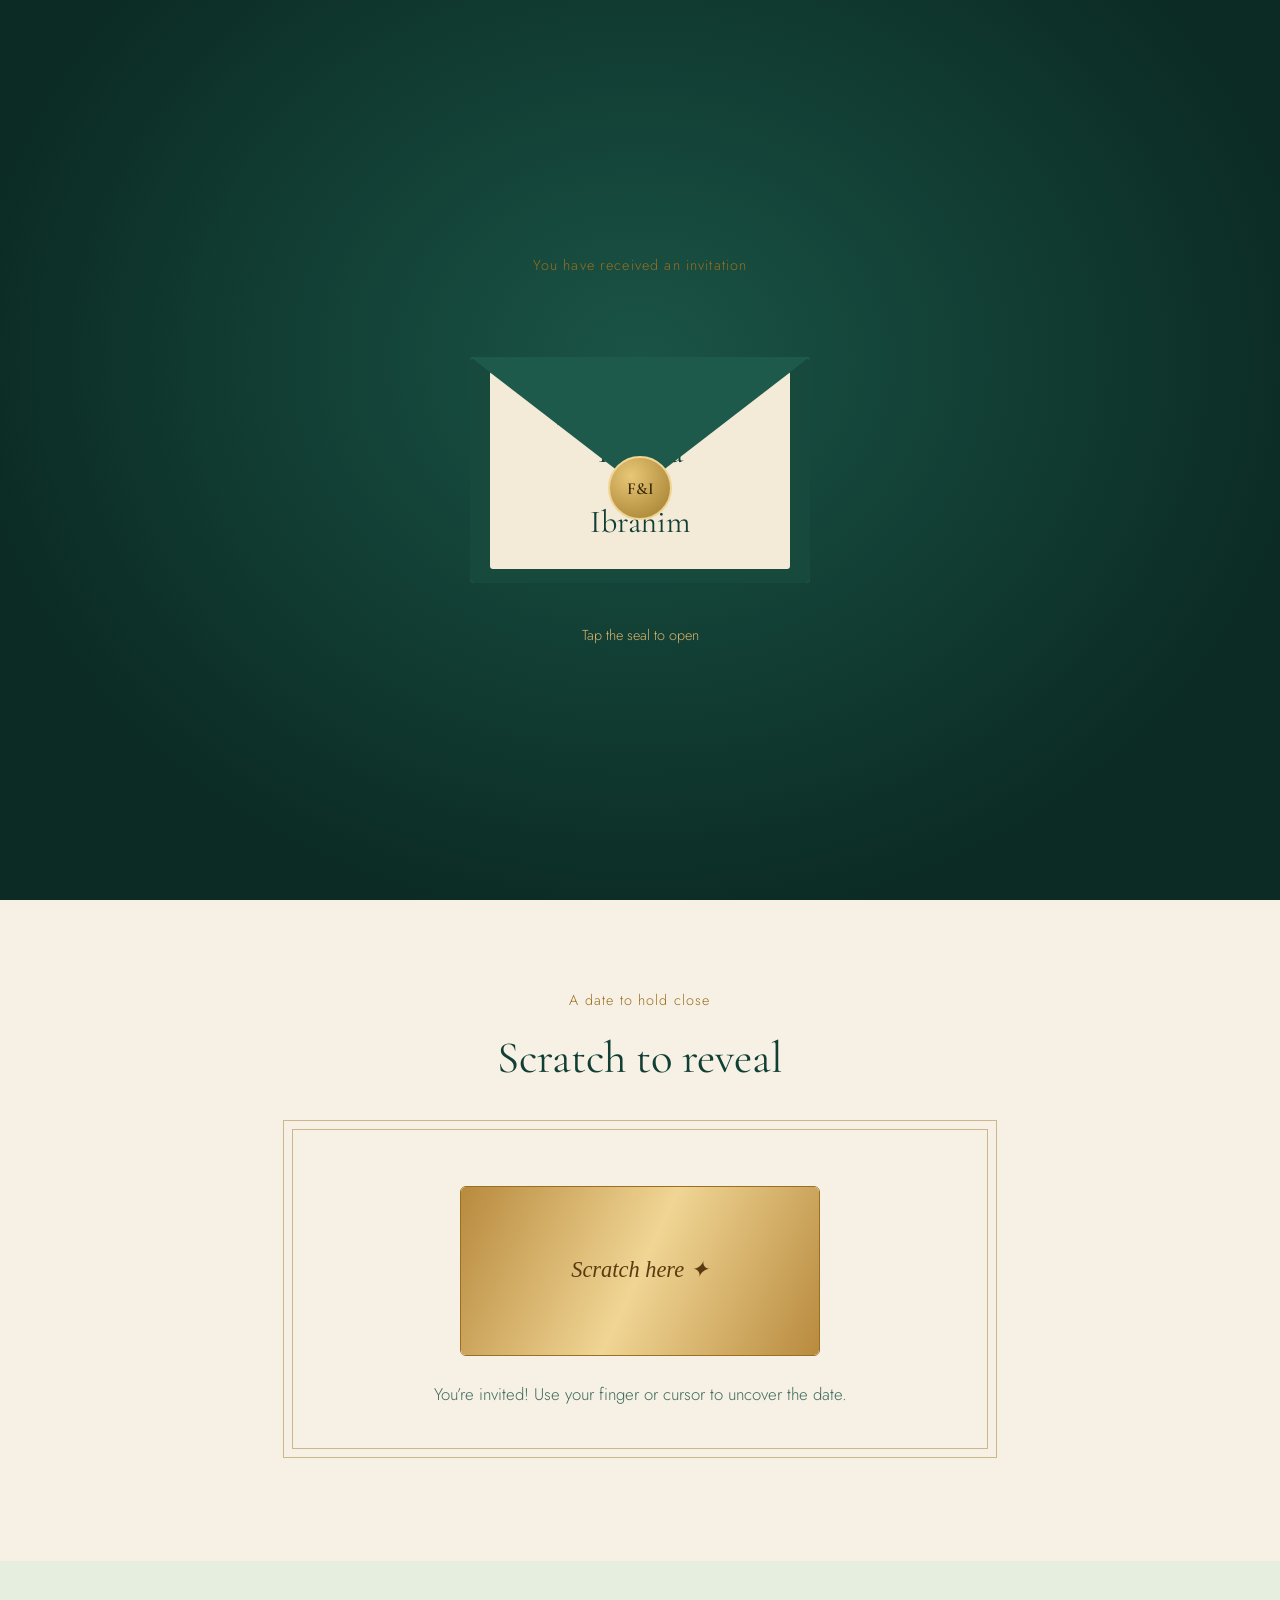
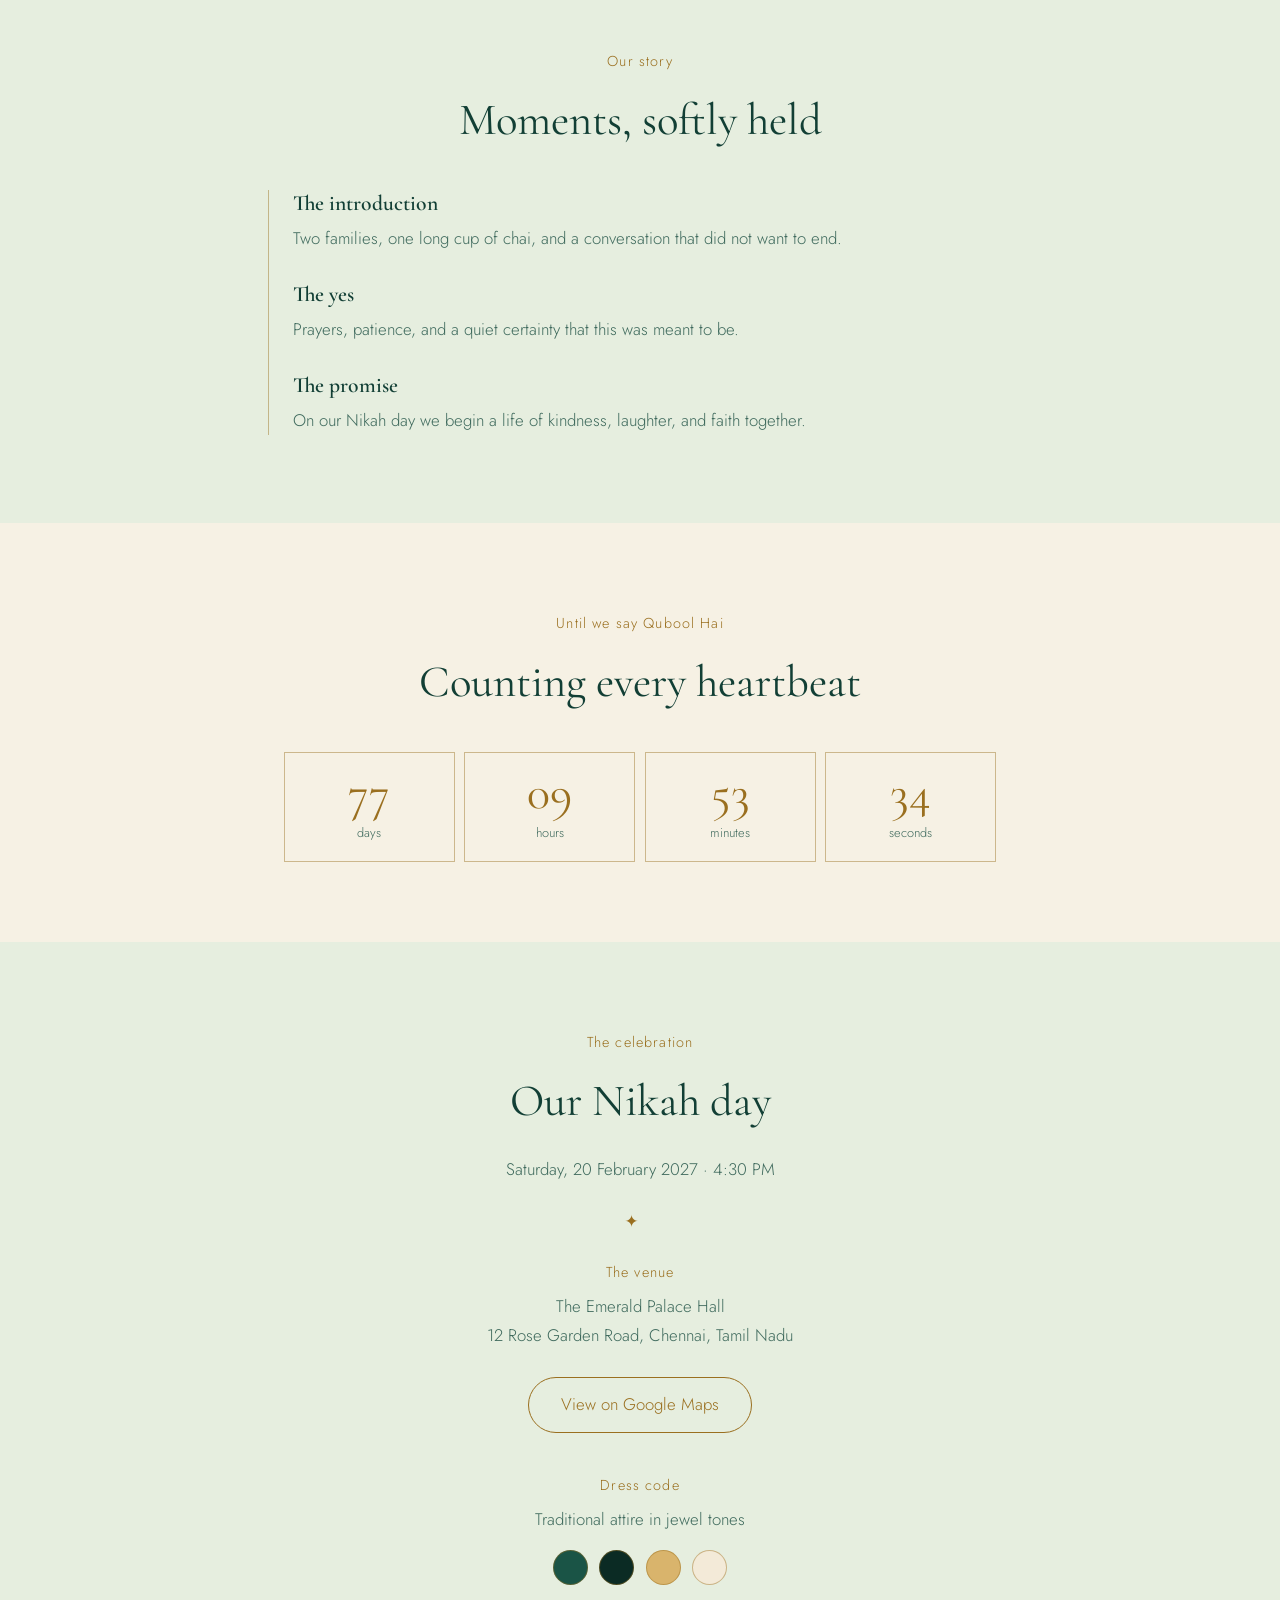
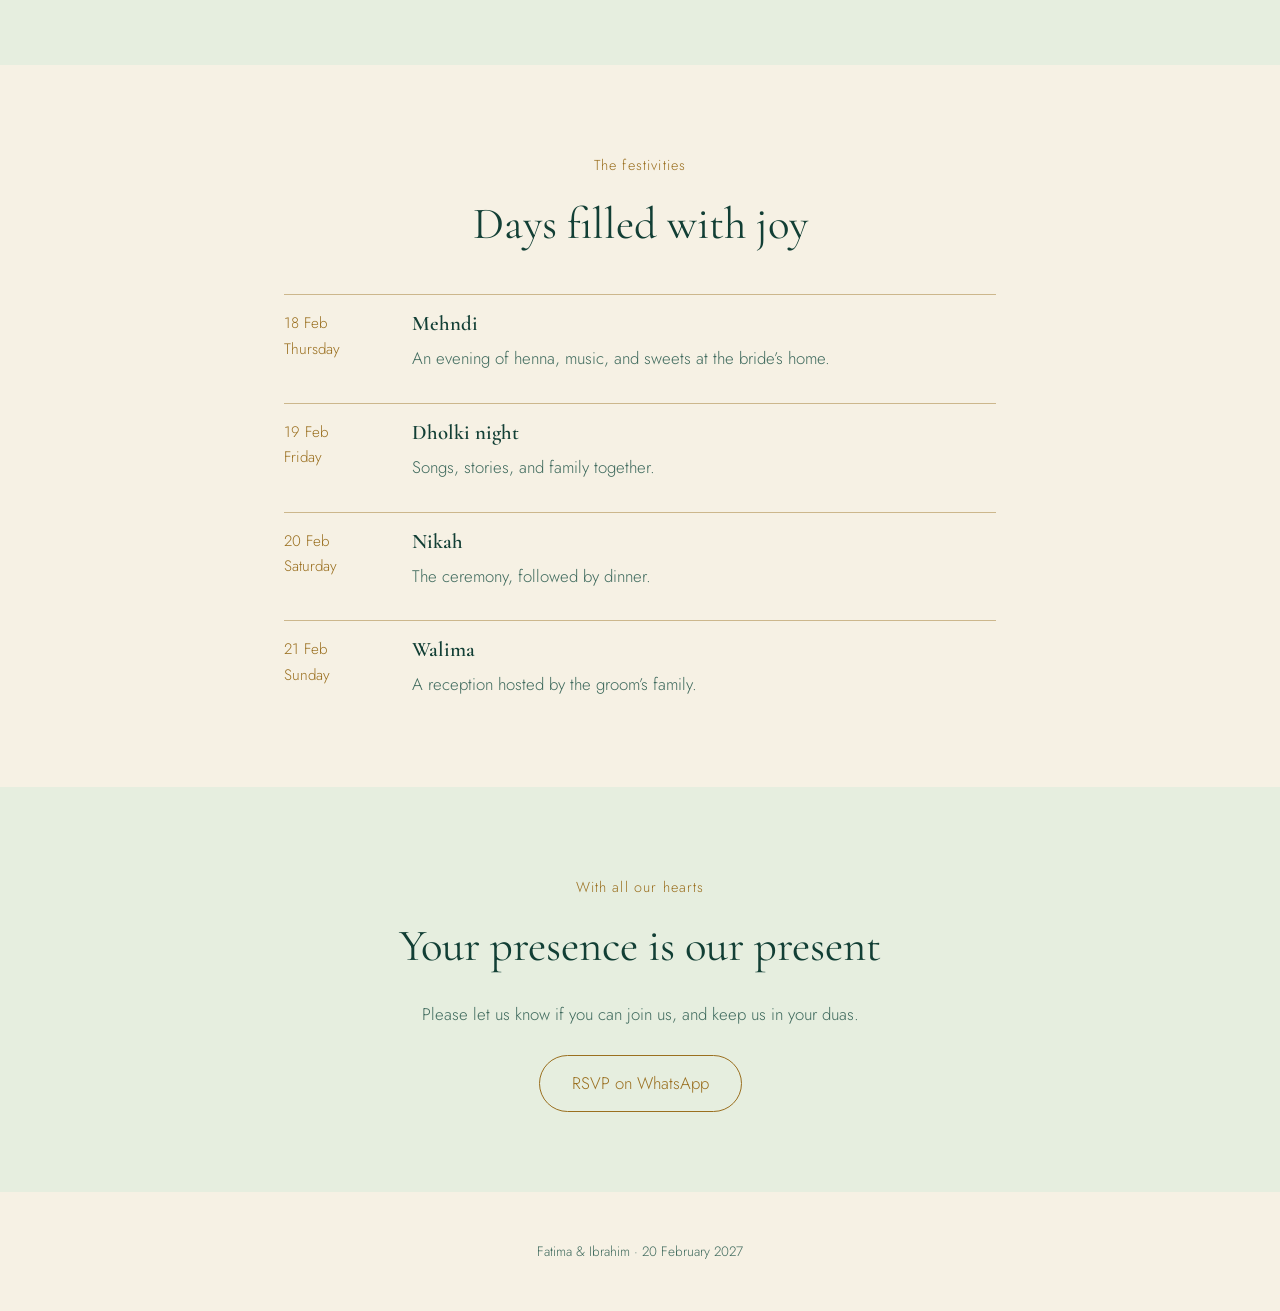
<file: post-card.html>
<!DOCTYPE html>
<html lang="en">
<head>
<meta charset="utf-8">
<meta name="viewport" content="width=device-width, initial-scale=1, viewport-fit=cover">
<meta name="theme-color" content="#123f35"><title>Fatima &amp; Ibrahim | Wedding Invitation</title>
<link rel="preconnect" href="https://fonts.googleapis.com">
<link rel="preconnect" href="https://fonts.gstatic.com" crossorigin>
<link href="https://fonts.googleapis.com/css2?family=Cormorant+Garamond:ital,wght@0,400;0,600;1,400&amp;family=Jost:wght@300;400&amp;display=swap" rel="stylesheet">
<link rel="stylesheet" href="post-card.css">
</head>
<body class="locked">
<div id="gate" role="dialog" aria-label="Open invitation">
  <div class="stage">
    <p class="sm">You have received an invitation</p>
    <div class="env" id="env">
      <div class="card"><p class="bis">بسم الله الرحمن الرحيم</p><h2>Fatima<br>&amp;<br>Ibrahim</h2></div>
      <div class="back"></div>
      <div class="flap"></div>
      <button id="openBtn" class="seal" aria-label="Open invitation">F&amp;I</button>
      <div class="front"></div>
    </div>
    <p class="hint">Tap the seal to open</p>
  </div>
</div>

<section class="hero" id="top">
  <p class="bis">بسم الله الرحمن الرحيم</p>
  <p class="sm">Together with their families</p>
  <h1>Fatima<em>&amp;</em>Ibrahim</h1>
  <p class="orn">✦</p>
  <p>invite you to the wedding celebration</p>
  <a class="btn" href="#reveal">Scroll</a>
</section>

<section id="reveal">
  <p class="sm">A date to hold close</p>
  <h2>Scratch to reveal</h2>
  <div class="frame">
    <div id="scr">
      <div class="under"><small>Saturday</small>20 February 2027<small>after Asr prayer</small></div>
      <canvas id="cv" aria-label="Scratch surface"></canvas>
    </div>
    <p>You’re invited! Use your finger or cursor to uncover the date.</p>
  </div>
</section>

<section class="alt" id="story"><div>
  <p class="sm">Our story</p>
  <h2>Moments, softly held</h2>
  <div class="story">
    <h3>The introduction</h3><p>Two families, one long cup of chai, and a conversation that did not want to end.</p>
    <h3>The yes</h3><p>Prayers, patience, and a quiet certainty that this was meant to be.</p>
    <h3>The promise</h3><p>On our Nikah day we begin a life of kindness, laughter, and faith together.</p>
  </div>
</div></section>

<section id="count">
  <p class="sm">Until we say Qubool Hai</p>
  <h2>Counting every heartbeat</h2>
  <div class="cd" role="timer">
    <div><b id="dd">00</b><span>days</span></div>
    <div><b id="hh">00</b><span>hours</span></div>
    <div><b id="mm">00</b><span>minutes</span></div>
    <div><b id="ss">00</b><span>seconds</span></div>
  </div>
</section>

<section class="alt" id="venue"><div>
  <p class="sm">The celebration</p>
  <h2>Our Nikah day</h2>
  <p>Saturday, 20 February 2027 · 4:30 PM</p>
  <p class="orn">✦</p>
  <p class="sm">The venue</p>
  <p>The Emerald Palace Hall<br>12 Rose Garden Road, Chennai, Tamil Nadu</p>
  <a class="btn" href="https://maps.google.com/?q=Chennai" target="_blank" rel="noopener">View on Google Maps</a>
  <p class="sm" style="margin-top:2.5rem">Dress code</p>
  <p>Traditional attire in jewel tones</p>
  <div class="sw" aria-hidden="true"><i style="background:#1a5446"></i><i style="background:#0b2b24"></i><i style="background:#d9b46c"></i><i style="background:#f3ead8"></i></div>
</div></section>

<section id="fest">
  <p class="sm">The festivities</p>
  <h2>Days filled with joy</h2>
  <div class="ev">
    <div><span class="d">18 Feb<br>Thursday</span><div style="display:block;border:0;padding:0"><h3>Mehndi</h3><p>An evening of henna, music, and sweets at the bride’s home.</p></div></div>
    <div><span class="d">19 Feb<br>Friday</span><div style="display:block;border:0;padding:0"><h3>Dholki night</h3><p>Songs, stories, and family together.</p></div></div>
    <div><span class="d">20 Feb<br>Saturday</span><div style="display:block;border:0;padding:0"><h3>Nikah</h3><p>The ceremony, followed by dinner.</p></div></div>
    <div><span class="d">21 Feb<br>Sunday</span><div style="display:block;border:0;padding:0"><h3>Walima</h3><p>A reception hosted by the groom’s family.</p></div></div>
  </div>
</section>

<section class="alt" id="rsvp"><div>
  <p class="sm">With all our hearts</p>
  <h2>Your presence is our present</h2>
  <p>Please let us know if you can join us, and keep us in your duas.</p>
  <a class="btn" href="https://wa.me/910000000000?text=We%20will%20attend%20the%20Nikah" target="_blank" rel="noopener">RSVP on WhatsApp</a>
</div></section>

<footer>Fatima &amp; Ibrahim · 20 February 2027</footer>

<script src="post-card.js"></script>
</body>
</html>
</file>
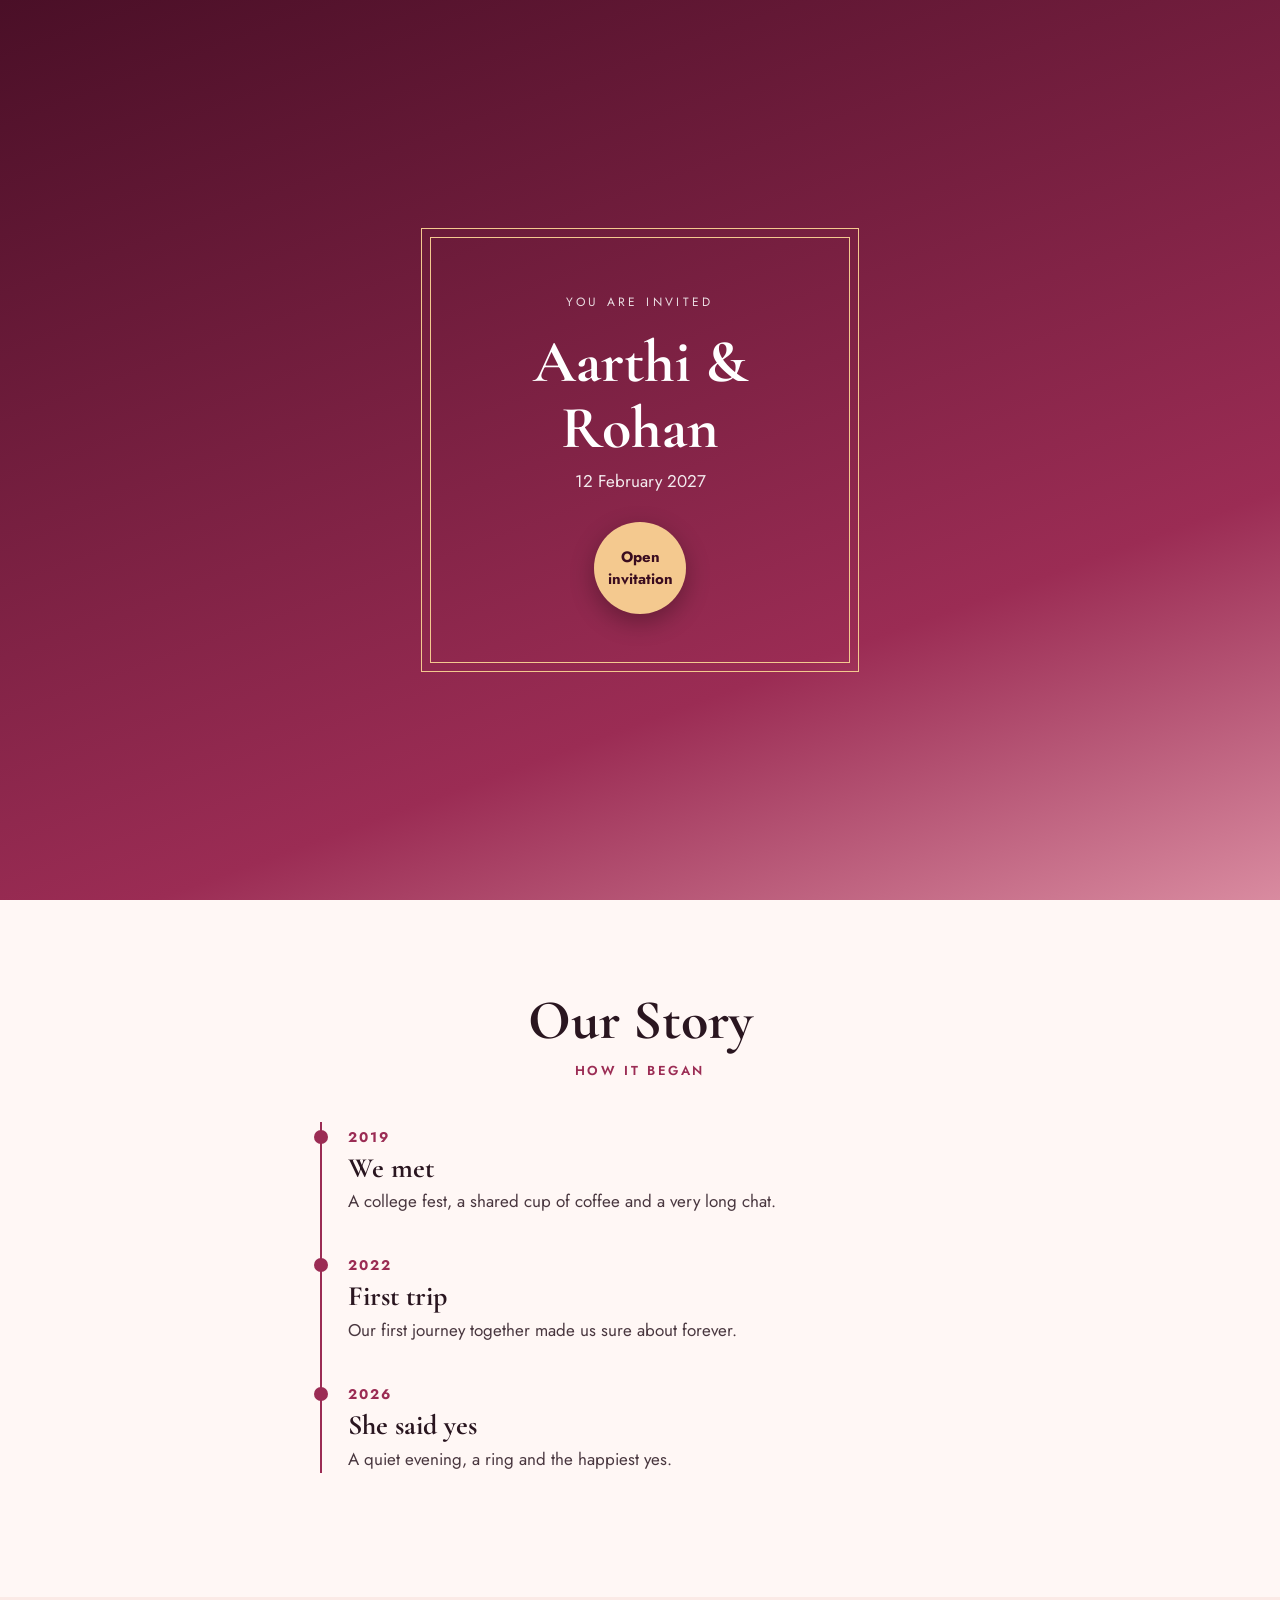
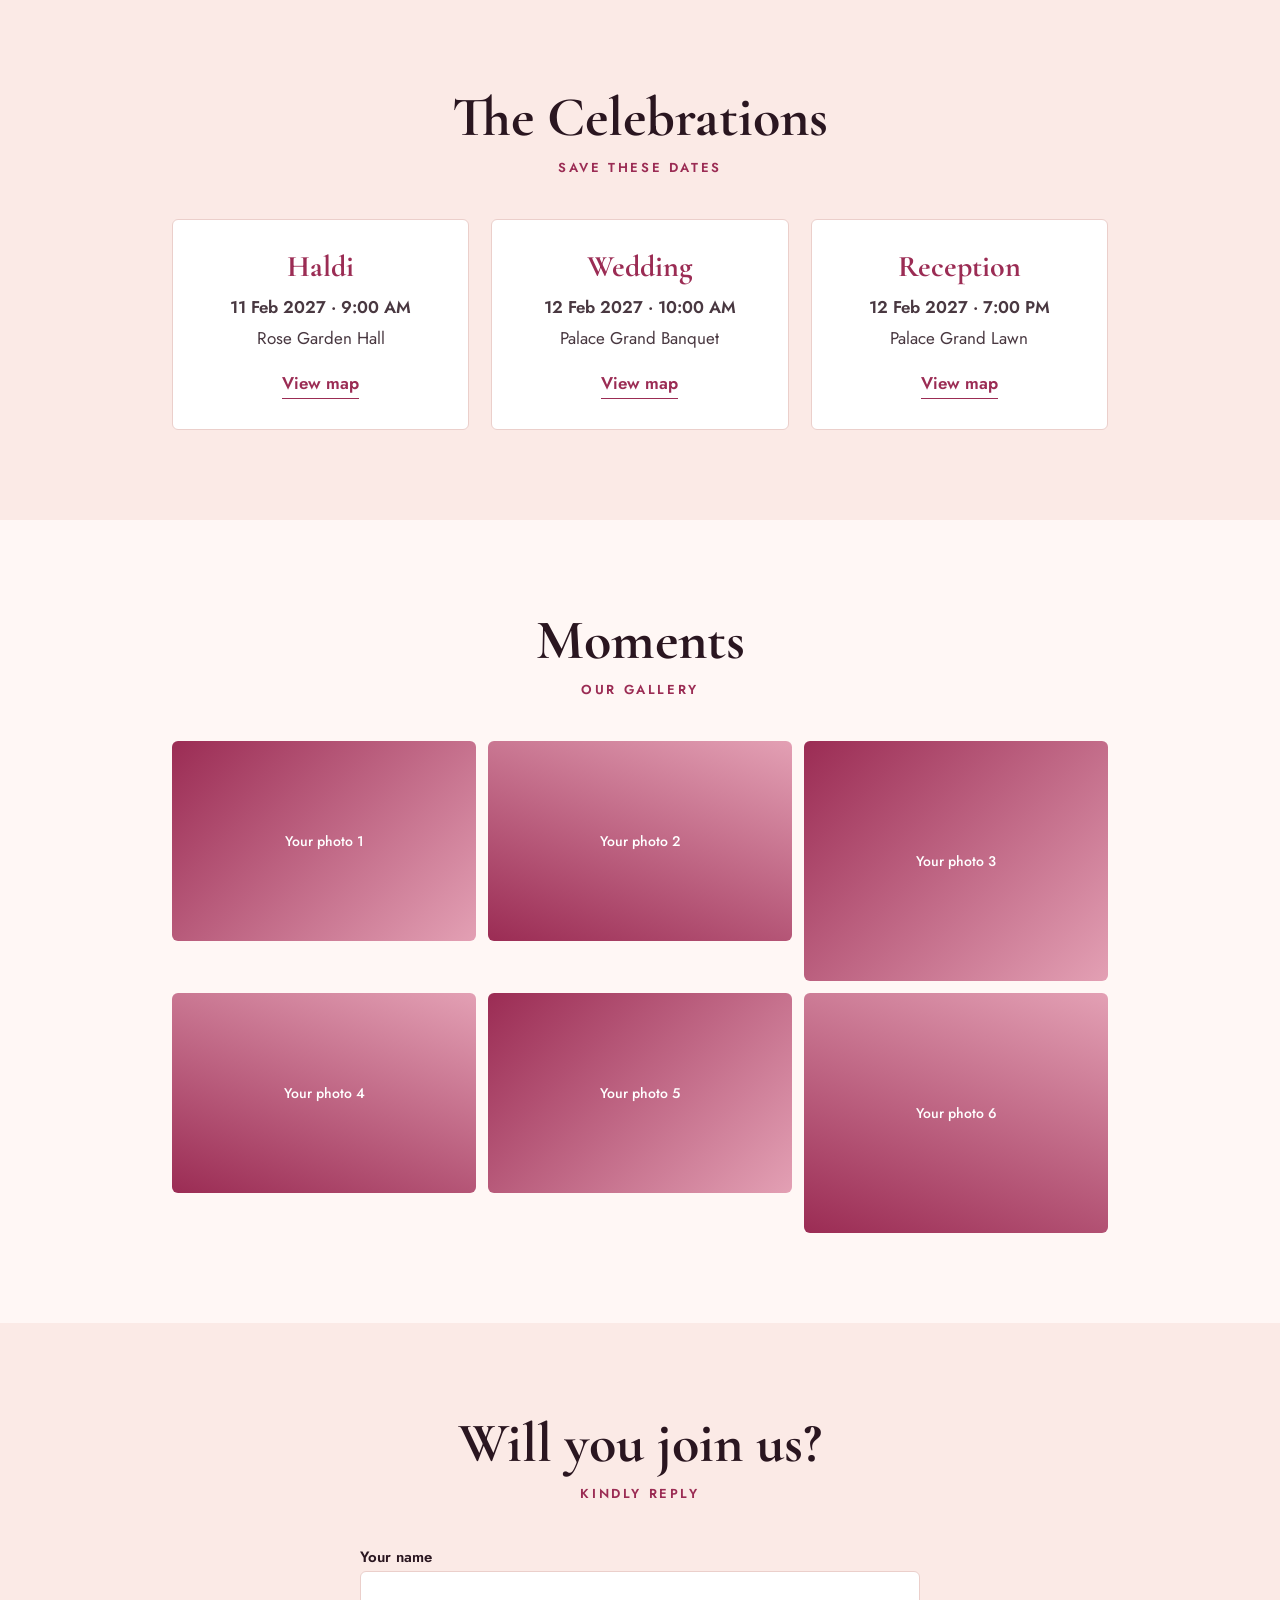
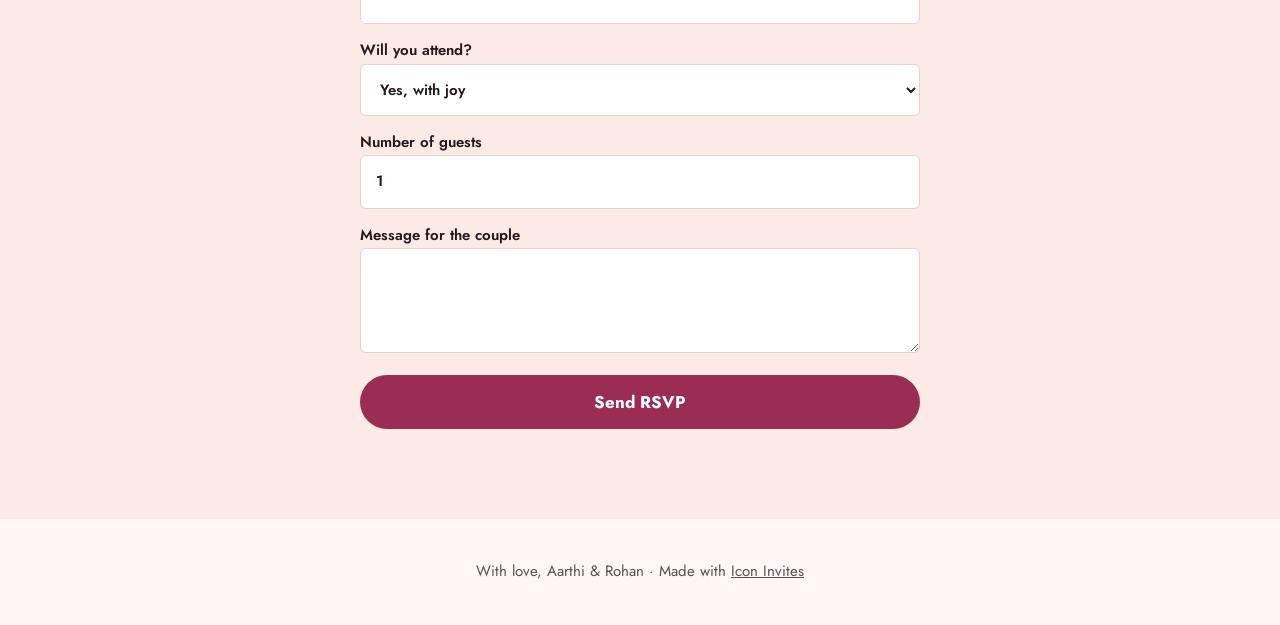
<file: rose-palace.html>
<!DOCTYPE html>
<html lang="en">
<head>
<meta charset="utf-8">
<meta name="viewport" content="width=device-width, initial-scale=1, viewport-fit=cover">
<title>Aarthi &amp; Rohan – Wedding Invitation (Rose Palace)</title>
<link href="https://fonts.googleapis.com/css2?family=Cormorant+Garamond:wght@500;700&family=Jost:wght@400;600&display=swap" rel="stylesheet">
<link rel="stylesheet" href="template.css">
<style>:root{--bg:#FFF7F5;--ink:#2A1620;--accent:#9B2C54;--g2:#E3A0B4;--hero:linear-gradient(160deg,#4A0F27,#9B2C54 70%,#D98BA0);--ha:#F4C98F;--sh:#3a0c1f;--hero-ink:#fff;--alt:#FBEAE6;--card:#fff;--line:#EBCFCB;--seal-ink:#fff;--fh:"Cormorant Garamond",Georgia,serif;--fb:"Jost",system-ui,sans-serif;--r:6px}</style>
</head>
<body>
<div class="ribbon"><span>Preview: Rose Palace theme</span><a href="index.html">← All themes</a><a class="go" href="index.html#contact">Choose this theme</a></div>

<div class="gate" id="gate"><div class="frame">
  <small>You are invited</small>
  <h1 class="script">Aarthi &amp; Rohan</h1>
  <p>12 February 2027</p>
  <button class="seal" id="openBtn">Open<br>invitation</button>
</div></div>

<header class="hero ">
  <span class="float" style="left:8%;top:20%;animation-delay:-0s">❖</span><span class="float" style="left:88%;top:28%;animation-delay:-2s">❖</span><span class="float" style="left:14%;top:76%;animation-delay:-4s">❖</span><span class="float" style="left:82%;top:72%;animation-delay:-6s">❖</span>
  <div>
    <small>Two hearts, one royal celebration</small>
    <h1 class="script">Aarthi <i>&amp;</i> Rohan</h1>
    <p class="date">12 February 2027 · Chennai</p>
    <div class="orn">❖</div>
    <div class="cd" id="cd" data-date="2027-02-12T10:00:00+05:30">
      <div><b id="d">0</b><span>Days</span></div><div><b id="h">00</b><span>Hours</span></div><div><b id="m">00</b><span>Minutes</span></div><div><b id="s">00</b><span>Seconds</span></div>
    </div>
  </div>
</header>

<section class="sec"><div class="wrap">
  <h2 class="h script">Our Story</h2><p class="sub">How it began</p>
  <div class="story"><div><b>2019</b><h3>We met</h3><p>A college fest, a shared cup of coffee and a very long chat.</p></div><div><b>2022</b><h3>First trip</h3><p>Our first journey together made us sure about forever.</p></div><div><b>2026</b><h3>She said yes</h3><p>A quiet evening, a ring and the happiest yes.</p></div></div>
</div></section>

<section class="sec alt"><div class="wrap">
  <h2 class="h script">The Celebrations</h2><p class="sub">Save these dates</p>
  <div class="events"><div class="ev"><h3>Haldi</h3><p class="t">11 Feb 2027 · 9:00 AM</p><p>Rose Garden Hall</p><a href="https://www.google.com/maps/search/Rose+Garden+Hall+Chennai" target="_blank" rel="noopener">View map</a></div><div class="ev"><h3>Wedding</h3><p class="t">12 Feb 2027 · 10:00 AM</p><p>Palace Grand Banquet</p><a href="https://www.google.com/maps/search/Palace+Grand+Banquet+Chennai" target="_blank" rel="noopener">View map</a></div><div class="ev"><h3>Reception</h3><p class="t">12 Feb 2027 · 7:00 PM</p><p>Palace Grand Lawn</p><a href="https://www.google.com/maps/search/Palace+Grand+Lawn+Chennai" target="_blank" rel="noopener">View map</a></div></div>
</div></section>

<section class="sec"><div class="wrap">
  <h2 class="h script">Moments</h2><p class="sub">Our gallery</p>
  <div class="gal"><div>Your photo 1</div><div>Your photo 2</div><div>Your photo 3</div><div>Your photo 4</div><div>Your photo 5</div><div>Your photo 6</div></div>
</div></section>

<section class="sec alt"><div class="wrap">
  <h2 class="h script">Will you join us?</h2><p class="sub">Kindly reply</p>
  <form id="rsvp">
    <label>Your name<input name="name" required></label>
    <label>Will you attend?<select name="attend"><option>Yes, with joy</option><option>Sorry, cannot come</option></select></label>
    <label>Number of guests<input name="guests" type="number" min="1" max="10" value="1"></label>
    <label>Message for the couple<textarea name="msg" rows="3"></textarea></label>
    <button class="go" type="submit">Send RSVP</button>
  </form>
  <p class="thanks" id="thanks">Thank you! We can’t wait to celebrate with you.</p>
</div></section>

<footer>With love, Aarthi &amp; Rohan · Made with <a href="../index.html">Icon Invites</a></footer>
<script src="template.js"></script>
</body>
</html>
</file>
<file: style.css>
:root{--bg:#FFFAF6;--alt:#FBEFEA;--ink:#2A1620;--muted:#6E5A62;--line:#EBD8D2;--plum:#6B1E3A;--rose:#C85A7C;--gold:#B8892F;--card:#FFFFFF}
*,*::before,*::after{box-sizing:border-box}
html{scroll-behavior:smooth;scroll-padding-top:80px}
body{margin:0;background:var(--bg);color:var(--ink);font:17px/1.65 "Jost",system-ui,-apple-system,"Segoe UI",sans-serif;overflow-x:hidden;padding-bottom:env(safe-area-inset-bottom,0)}
h1,h2,h3{font-family:"Cormorant Garamond",Georgia,serif;margin:0;line-height:1.1}
em,i{font-style:italic}
a{color:inherit}
.wrap{max-width:1120px;margin:0 auto;padding:0 22px}.narrow{max-width:760px}
.site-header{position:sticky;top:0;z-index:30;background:rgba(255,250,246,.9);backdrop-filter:blur(12px);transition:box-shadow .3s;padding-top:env(safe-area-inset-top,0)}
.site-header.scrolled{box-shadow:0 4px 24px rgba(107,30,58,.1)}
.bar{display:flex;align-items:center;justify-content:space-between;height:68px}
.logo{font-family:"Cormorant Garamond",serif;font-weight:700;font-size:28px;text-decoration:none;color:var(--plum)}
.logo em{color:var(--rose)}
nav{display:flex;align-items:center;gap:26px}
nav a{text-decoration:none;color:var(--muted);font-weight:500;font-size:16px}
nav a:hover{color:var(--plum)}
.menu-btn{display:none;background:none;border:0;font-size:26px;color:var(--plum);cursor:pointer}
.btn{display:inline-block;background:var(--plum);color:#fff;border:2px solid var(--plum);padding:14px 28px;border-radius:999px;font-weight:600;text-decoration:none;cursor:pointer;font-family:inherit;font-size:16px;transition:transform .2s,background .2s,color .2s}
.btn:hover{transform:translateY(-3px);background:var(--rose);border-color:var(--rose);color:#fff}
.btn.ghost{background:transparent;color:var(--plum)}
.btn.small{padding:9px 20px;font-size:15px}
.btn.light{background:#fff;color:var(--plum);border-color:#fff}
a:focus-visible,button:focus-visible,summary:focus-visible{outline:3px solid var(--gold);outline-offset:3px}
.eyebrow{text-transform:uppercase;letter-spacing:.2em;font-size:13px;font-weight:600;color:var(--gold);margin:0 0 12px}
.hero{display:grid;grid-template-columns:1.1fr .9fr;gap:40px;align-items:center;padding-top:60px;padding-bottom:90px}
.hero h1{font-size:clamp(42px,6.4vw,76px);font-weight:700;color:var(--plum);letter-spacing:-.01em}
.hero h1 em{color:var(--rose)}
.sub{color:var(--muted);max-width:50ch;margin:22px 0 30px;font-size:19px}
.actions{display:flex;gap:12px;flex-wrap:wrap}
.note{color:var(--muted);font-size:15px;margin-top:20px}.note.c{text-align:center}
.phone-wrap{position:relative;display:grid;place-items:center}
.phone{width:290px;height:560px;border-radius:44px;background:#1d0f16;padding:12px;box-shadow:0 30px 70px rgba(107,30,58,.3);animation:float 6s ease-in-out infinite}
.screen{height:100%;border-radius:34px;background:linear-gradient(170deg,#7A2543,#C85A7C 70%,#E9B6A0);color:#fff;display:flex;flex-direction:column;align-items:center;justify-content:center;text-align:center;padding:24px;gap:10px}
.small-caps{text-transform:uppercase;letter-spacing:.22em;font-size:11px;opacity:.85}
.screen h2{font-size:46px;font-weight:700}.screen h2 i{color:#F3D9A4}
.when{margin:0 0 10px;font-size:15px;opacity:.9}
.count{display:flex;gap:10px;margin-bottom:12px}
.count div{background:rgba(255,255,255,.18);border-radius:14px;padding:10px 12px;min-width:68px}
.count b{display:block;font:700 28px "Cormorant Garamond",serif}.count small{font-size:12px;opacity:.85}
.screen .btn{background:#fff;color:var(--plum);border-color:#fff}
@keyframes float{50%{transform:translateY(-14px)}}
.petal{position:absolute;width:26px;height:26px;border-radius:0 80% 0 80%;background:var(--rose);opacity:.6;animation:fall 9s linear infinite}
.p1{left:6%;top:0}.p2{right:4%;top:10%;animation-delay:-3s;background:var(--gold)}.p3{left:24%;top:-5%;animation-delay:-6s}
@keyframes fall{from{transform:translateY(-20px) rotate(0)}to{transform:translateY(560px) rotate(360deg)}}
.section{padding:88px 0}.alt{background:var(--alt)}
.title{font-size:clamp(32px,4.4vw,52px);font-weight:700;color:var(--plum);margin-bottom:28px;max-width:20ch}
.filters{display:flex;gap:10px;flex-wrap:wrap;margin-bottom:30px}
.chip{border:1.5px solid var(--line);background:var(--card);color:var(--muted);padding:9px 20px;border-radius:999px;font:500 15px inherit;font-family:inherit;cursor:pointer;transition:.2s}
.chip:hover{border-color:var(--rose)}
.chip.active{background:var(--plum);border-color:var(--plum);color:#fff}
.themes{display:grid;grid-template-columns:repeat(3,1fr);gap:24px}
.theme{background:var(--card);border-radius:20px;overflow:hidden;border:1px solid var(--line);transition:transform .3s,box-shadow .3s}
.theme:hover{transform:translateY(-8px);box-shadow:0 22px 40px rgba(107,30,58,.14)}
.theme.hide{display:none}
.preview{height:230px;display:flex;flex-direction:column;align-items:center;justify-content:center;color:#fff;text-align:center;transition:transform .5s}
.theme:hover .preview{transform:scale(1.05)}
.theme{overflow:hidden}
.preview span{font:700 52px "Cormorant Garamond",serif}.preview i{color:#F3D9A4}.preview small{letter-spacing:.2em;text-transform:uppercase;font-size:12px;opacity:.9}
.t1{background:linear-gradient(145deg,#5E1630,#C85A7C)}.t2{background:linear-gradient(135deg, #4B071B, #800F2F, #3A0617);color:#F8E7B0}.t2 i{color:#F8E7B0}
.t3{background:linear-gradient(145deg,#4F7A55,#C7DDB6);color:#17331b}.t3 i{color:#a43b5c}
.t4{background:linear-gradient(135deg, #E9DDF8, #DCCAF2);}.t5{background:linear-gradient(145deg,#0B1631,#2F4C86)}.t6{background:linear-gradient(145deg,#EEE6DC,#FFFFFF);color:#2A1620}.t6 i{color:var(--rose)}
.info{padding:20px 22px 22px}.info h3{font-size:26px;color:var(--plum)}.info p{margin:6px 0 14px;color:var(--muted);font-size:16px}
.row{display:flex;justify-content:space-between;align-items:center}.row b{font-size:20px}
.link{background:none;border:0;color:var(--rose);font:600 16px inherit;font-family:inherit;cursor:pointer;padding:6px 0}.link:hover{text-decoration:underline}
.features{display:grid;grid-template-columns:repeat(3,1fr);gap:28px}
.feat{border-top:2px solid var(--gold);padding-top:18px}
.feat span{font:700 18px "Cormorant Garamond",serif;color:var(--gold)}
.feat h3{font-size:28px;color:var(--plum);margin:4px 0 6px}.feat p{margin:0;color:var(--muted)}
.steps{display:grid;grid-template-columns:repeat(3,1fr);gap:28px;list-style:none;padding:0;margin:0;counter-reset:s}
.steps li{counter-increment:s;background:var(--card);border:1px solid var(--line);border-radius:20px;padding:28px}
.steps li::before{content:counter(s);display:grid;place-items:center;width:44px;height:44px;border-radius:50%;background:var(--plum);color:#fff;font:700 22px "Cormorant Garamond",serif;margin-bottom:14px}
.steps h3{font-size:28px;color:var(--plum)}.steps p{margin:6px 0 0;color:var(--muted)}
.plans{display:grid;grid-template-columns:repeat(3,1fr);gap:24px;align-items:stretch}
.plan{position:relative;background:var(--card);border:1px solid var(--line);border-radius:22px;padding:32px;display:flex;flex-direction:column}
.plan.hot{border:2px solid var(--plum);transform:translateY(-10px);box-shadow:0 24px 50px rgba(107,30,58,.18)}
.badge{position:absolute;top:-14px;left:50%;transform:translateX(-50%);background:var(--gold);color:#fff;font-size:13px;font-weight:600;padding:4px 16px;border-radius:999px}
.plan h3{font-size:30px;color:var(--plum)}.price{font:700 44px "Cormorant Garamond",serif;margin:6px 0 14px}
.plan ul{padding-left:20px;margin:0 0 24px;color:var(--muted);flex:1}.plan li{margin-bottom:6px}
.plan .btn{text-align:center}
details{border-bottom:1px solid var(--line);padding:18px 0}
summary{cursor:pointer;font:700 24px "Cormorant Garamond",serif;color:var(--plum);list-style:none;display:flex;justify-content:space-between}
summary::after{content:"+";color:var(--rose);font-size:26px;transition:transform .3s}
details[open] summary::after{transform:rotate(45deg)}
details p{margin:10px 0 0;color:var(--muted)}
.cta{background:linear-gradient(135deg,var(--plum),#B04468);color:#fff;border-radius:28px;padding:56px;display:flex;justify-content:space-between;align-items:center;gap:24px;flex-wrap:wrap}
.cta h2{font-size:clamp(30px,4vw,46px)}.cta p{margin:8px 0 0;opacity:.88}
.footer{border-top:1px solid var(--line);padding:36px 0;color:var(--muted);font-size:15px}
.foot{display:flex;justify-content:space-between;gap:20px;flex-wrap:wrap}.foot p{margin:6px 0 0}
.rv{opacity:0;transform:translateY(28px);transition:opacity .7s,transform .7s}.rv.show{opacity:1;transform:none}
.guide-video {
    max-width: 480px;
    margin: 24px auto;
    text-align: center;
  }
  .guide-video .guide-title {
    text-transform:uppercase;letter-spacing:.2em;font-size:13px;font-weight:600;color:var(--gold);margin:0 0 12px;
  }
  .guide-video video {
    width: 100%;
    border-radius: 16px;
    box-shadow: 0 8px 24px rgba(0, 0, 0, 0.18);
    background: #000;
  }
@media (max-width:900px){.hero{grid-template-columns:1fr;padding-top:30px}.themes,.features,.plans,.steps{grid-template-columns:1fr 1fr}.plan.hot{transform:none}}
@media (max-width:640px){.menu-btn{display:block}nav{display:none;position:absolute;top:68px;left:0;right:0;background:var(--bg);flex-direction:column;align-items:flex-start;padding:20px 22px;gap:16px;border-bottom:1px solid var(--line)}nav.open{display:flex}.themes,.features,.plans,.steps{grid-template-columns:1fr}.cta{padding:32px}}
@media (prefers-reduced-motion:reduce){*{animation:none!important;transition:none!important}.rv{opacity:1;transform:none}}

.acts{display:flex;gap:18px;align-items:center}a.link{text-decoration:none}
</file>
<file: template.css>
*,*::before,*::after{box-sizing:border-box}
html{scroll-behavior:smooth}
body{margin:0;background:var(--bg);color:var(--ink);font:17px/1.7 var(--fb);overflow-x:hidden}
h1,h2,h3,.script{font-family:var(--fh);margin:0;line-height:1.1;font-weight:700}
a{color:inherit}
.wrap{max-width:980px;margin:0 auto;padding:0 22px}
.ribbon{position:fixed;top:0;left:0;right:0;z-index:50;background:rgba(0,0,0,.78);color:#fff;font:500 13px/1 system-ui,sans-serif;display:flex;justify-content:space-between;align-items:center;gap:10px;padding:10px 16px;padding-top:calc(10px + env(safe-area-inset-top,0))}
.ribbon a{color:#fff;text-decoration:none;opacity:.9}.ribbon a.go{background:#fff;color:#111;padding:6px 14px;border-radius:99px;font-weight:600}
.gate{position:fixed;inset:0;z-index:100;background:var(--hero);color:var(--hero-ink);display:grid;place-items:center;text-align:center;padding:24px;transition:opacity .9s,transform .9s,visibility .9s}
.gate.open{opacity:0;visibility:hidden;transform:scale(1.08)}
.gate .frame{border:1.5px solid var(--ha,var(--accent));padding:48px 34px;max-width:420px;width:100%;outline:1px solid var(--ha,var(--accent));outline-offset:8px}
.gate small,.hero small{letter-spacing:.28em;text-transform:uppercase;font-size:12px;opacity:.85}
.gate h1{font-size:clamp(40px,10vw,60px);margin:14px 0 6px}
.gate p{margin:0 0 26px;opacity:.9}
.seal{width:92px;height:92px;border-radius:50%;border:0;background:var(--ha,var(--accent));color:var(--sh,var(--seal-ink));font:700 15px var(--fb);cursor:pointer;box-shadow:0 8px 24px rgba(0,0,0,.3);animation:pulse 2s infinite}
@keyframes pulse{50%{transform:scale(1.08)}}
.hero{min-height:100vh;background:var(--hero);color:var(--hero-ink);display:grid;place-items:center;text-align:center;padding:110px 22px 70px;position:relative;overflow:hidden}
.hero h1{font-size:clamp(52px,12vw,124px);margin:16px 0}
.hero h1 i{font-weight:500;color:var(--ha,var(--accent));padding:0 .1em}
.hero .date{font-size:20px;letter-spacing:.06em;margin:0 0 30px}
.orn{color:var(--ha,var(--accent));font-size:22px;letter-spacing:.6em;margin:10px 0}
.cd{display:flex;justify-content:center;gap:12px;flex-wrap:wrap}
.cd div{min-width:78px;padding:14px 10px;border:1px solid var(--ha,var(--accent));border-radius:var(--r);background:rgba(255,255,255,.08)}
.cd b{display:block;font:700 34px var(--fh)}.cd span{font-size:12px;letter-spacing:.15em;text-transform:uppercase;opacity:.8}
.hero.left{text-align:left;place-items:center start}.hero.left .cd{justify-content:flex-start}.hero.left>div{max-width:980px;margin:0 auto;width:100%;padding:0 22px}
.float{position:absolute;color:var(--ha,var(--accent));opacity:.35;font-size:34px;animation:fl 8s ease-in-out infinite}
@keyframes fl{50%{transform:translateY(-24px) rotate(12deg)}}
.sec{padding:90px 0}.alt{background:var(--alt)}
.h{font-size:clamp(34px,6vw,56px);text-align:center;margin-bottom:8px}
.sub{text-align:center;color:var(--accent);letter-spacing:.2em;text-transform:uppercase;font-size:13px;font-weight:600;margin:0 0 40px}
.story{max-width:640px;margin:0 auto;border-left:2px solid var(--accent);padding-left:26px}
.story div{position:relative;margin-bottom:34px}
.story div::before{content:"";position:absolute;left:-34px;top:8px;width:14px;height:14px;border-radius:50%;background:var(--accent)}
.story b{color:var(--accent);font-size:14px;letter-spacing:.14em;text-transform:uppercase}
.story h3{font-size:28px;margin:2px 0 4px}.story p{margin:0;opacity:.85}
.events{display:grid;grid-template-columns:repeat(3,1fr);gap:22px}
.ev{background:var(--card);border:1px solid var(--line);border-radius:var(--r);padding:30px 24px;text-align:center}
.ev h3{font-size:30px;color:var(--accent)}.ev .t{font-weight:600;margin:10px 0 2px}.ev p{margin:0;opacity:.85}
.ev a{display:inline-block;margin-top:16px;color:var(--accent);font-weight:600;text-decoration:none;border-bottom:1.5px solid var(--accent)}
.gal{display:grid;grid-template-columns:repeat(3,1fr);gap:12px}
.gal div{height:200px;border-radius:var(--r);display:grid;place-items:center;color:#fff;font:500 14px var(--fb);background:linear-gradient(135deg,var(--accent),var(--g2))}
.gal div:nth-child(2n){background:linear-gradient(200deg,var(--g2),var(--accent))}.gal div:nth-child(3n){height:240px}
form{max-width:560px;margin:0 auto;display:grid;gap:14px}
label{font-weight:600;font-size:15px}
input,select,textarea{width:100%;padding:13px 15px;border-radius:var(--r);border:1px solid var(--line);background:var(--card);color:var(--ink);font:inherit}
input:focus,select:focus,textarea:focus{outline:2px solid var(--accent);outline-offset:1px}
button.go{background:var(--accent);color:var(--seal-ink);border:0;padding:15px 30px;border-radius:99px;font:700 17px var(--fb);cursor:pointer;transition:transform .2s}
button.go:hover{transform:translateY(-3px)}
.thanks{text-align:center;font-size:20px;color:var(--accent);display:none}
footer{text-align:center;padding:40px 22px;opacity:.75;font-size:15px}
.rv{opacity:0;transform:translateY(28px);transition:opacity .8s,transform .8s}.rv.show{opacity:1;transform:none}
@media (max-width:760px){.events{grid-template-columns:1fr}.gal{grid-template-columns:1fr 1fr}.ribbon span{display:none}}
@media (prefers-reduced-motion:reduce){*{animation:none!important;transition:none!important}.rv{opacity:1;transform:none}}
</file>
<file: style-marron.css>
:root{--bg:#3a0d1c;--bg2:#2a0814;--ink:#f6e9d7;--mute:#d3b9a3;--gold:#d9b46c;--line:rgba(217,180,108,.4);
box-sizing:border-box;padding-top:env(safe-area-inset-top,0px);padding-bottom:env(safe-area-inset-bottom,0px);color-scheme:dark}
@media(prefers-color-scheme:light){:root:not([data-theme="dark"]){--bg:#fbf3e6;--bg2:#f2e4cd;--ink:#4a1226;--mute:#7b4a55;--gold:#9a6f1f;--line:rgba(154,111,31,.45);color-scheme:light}}
:root[data-theme="dark"]{--bg:#3a0d1c;--bg2:#2a0814;--ink:#f6e9d7;--mute:#d3b9a3;--gold:#d9b46c;--line:rgba(217,180,108,.4)}
*{box-sizing:border-box}
html{scroll-behavior:smooth}
body{margin:0;background:var(--bg);color:var(--ink);font:300 1.05rem/1.7 'Jost',system-ui,sans-serif;text-align:center;overflow-x:hidden}
section{padding:5rem 1.5rem;max-width:760px;margin:auto}
section.alt{max-width:none;background:var(--bg2)}
section.alt>div{max-width:760px;margin:auto}
h1,h2{font-family:'Cormorant Garamond',Georgia,serif;font-weight:400;margin:0}
h1{font-size:clamp(3.2rem,13vw,6.5rem);line-height:1}
h1 em{display:block;font-size:.4em;color:var(--gold);margin:.4em 0}
h2{font-size:clamp(2rem,6vw,2.8rem);margin-bottom:1rem}
p{margin:.5rem 0;color:var(--mute)}
.sm{font-size:.9rem;letter-spacing:.08em;color:var(--gold)}
.orn{color:var(--gold);letter-spacing:1em;margin:1.5rem 0}
.hero{min-height:100vh;min-height:100svh;display:flex;flex-direction:column;justify-content:center;align-items:center;max-width:none;
background:radial-gradient(ellipse at 50% 30%,rgba(217,180,108,.18),transparent 60%)}
.hero .bis{font-family:'Cormorant Garamond',serif;font-size:1.3rem;color:var(--gold)}
.frame{border:1px solid var(--line);outline:1px solid var(--line);outline-offset:8px;padding:2rem 1rem;margin:2rem 8px}
#scr{position:relative;width:min(100%,360px);height:170px;margin:1.5rem auto;border:1px solid var(--gold);border-radius:6px;overflow:hidden;touch-action:none}
#scr .under{position:absolute;inset:0;display:flex;flex-direction:column;justify-content:center;font-family:'Cormorant Garamond',serif;font-size:2rem;line-height:1.2;color:var(--ink);background:var(--bg2)}
#scr .under small{font:300 .9rem 'Jost',sans-serif;color:var(--gold)}
#scr canvas{position:absolute;inset:0;width:100%;height:100%;cursor:grab;transition:opacity .8s}
.story{text-align:left;border-left:1px solid var(--line);padding-left:1.5rem;margin:2rem 0 0 .5rem}
.story h3{font:600 1.35rem 'Cormorant Garamond',serif;margin:1.8rem 0 .2rem;color:var(--ink)}
.story h3:first-child{margin-top:0}
.cd{display:grid;grid-template-columns:repeat(4,1fr);gap:.6rem;margin-top:2rem}
.cd div{border:1px solid var(--line);padding:1rem .2rem}
.cd b{display:block;font:400 clamp(2rem,9vw,3rem)/1 'Cormorant Garamond',serif;color:var(--gold)}
.cd span{font-size:.8rem;color:var(--mute)}
.btn{display:inline-block;margin-top:1.2rem;padding:.8rem 2rem;border:1px solid var(--gold);color:var(--gold);text-decoration:none;border-radius:40px;transition:.25s}
.btn:hover,.btn:focus-visible{background:var(--gold);color:var(--bg2);outline:none}
.ev{display:grid;gap:1.4rem;margin-top:2rem;text-align:left}
.ev div{display:grid;grid-template-columns:7rem 1fr;gap:1rem;border-top:1px solid var(--line);padding-top:1rem}
.ev h3{margin:0;font:600 1.3rem 'Cormorant Garamond',serif;color:var(--ink)}
.ev .d{color:var(--gold);font-size:.95rem}
.sw{display:flex;justify-content:center;gap:.7rem;margin-top:1rem}
.sw i{width:2.2rem;height:2.2rem;border-radius:50%;border:1px solid var(--line)}
audio{display:none}
#mus{position:fixed;top:calc(env(safe-area-inset-top,0px) + 12px);right:12px;z-index:5;background:var(--bg2);color:var(--gold);border:1px solid var(--line);border-radius:30px;padding:.4rem .9rem;font:inherit;font-size:.85rem;cursor:pointer}
#mus:focus-visible{outline:2px solid var(--gold)}
footer{padding:3rem 1rem;font-size:.85rem;color:var(--mute)}
@media(max-width:480px){.ev div{grid-template-columns:1fr;gap:.2rem}}
@media(prefers-reduced-motion:reduce){html{scroll-behavior:auto}*{transition:none!important}}

/* Opening screen */
body.locked{overflow:hidden;height:100vh}
#gate{position:fixed;inset:0;z-index:20;display:flex;align-items:center;justify-content:center}
#gate .half{position:absolute;top:0;bottom:0;width:50%;background:linear-gradient(160deg,#5a1229,#2a0814);transition:transform 1.4s cubic-bezier(.77,0,.18,1)}
#gate .l{left:0;border-right:1px solid var(--gold)}
#gate .r{right:0}
#gate .seal{position:relative;z-index:2;padding:2rem;text-align:center;color:#f6e9d7;transition:opacity .5s}
#gate .seal p{color:#d9b46c}
#gate .seal .btn{background:transparent;cursor:pointer;font:inherit;color:#d9b46c;border:1px solid #d9b46c}
#gate .seal .btn:hover,#gate .seal .btn:focus-visible{background:#d9b46c;color:#2a0814}
#gate.open .seal{opacity:0;pointer-events:none}
#gate.open .l{transform:translateX(-101%)}
#gate.open .r{transform:translateX(101%)}
</file>
<file: post-card.css>
:root{--bg:#123f35;--bg2:#0b2b24;--ink:#f3ead8;--mute:#b9cfc4;--gold:#d9b46c;--line:rgba(217,180,108,.4);
box-sizing:border-box;padding-top:env(safe-area-inset-top,0px);padding-bottom:env(safe-area-inset-bottom,0px);color-scheme:dark}
@media(prefers-color-scheme:light){:root:not([data-theme="dark"]){--bg:#f6f1e4;--bg2:#e6eedf;--ink:#123f35;--mute:#3f6a5d;--gold:#9a6f1f;--line:rgba(154,111,31,.45);color-scheme:light}}
:root[data-theme="dark"]{--bg:#123f35;--bg2:#0b2b24;--ink:#f3ead8;--mute:#b9cfc4;--gold:#d9b46c;--line:rgba(217,180,108,.4)}
*{box-sizing:border-box}
html{scroll-behavior:smooth}
body{margin:0;background:var(--bg);color:var(--ink);font:300 1.05rem/1.7 'Jost',system-ui,sans-serif;text-align:center;overflow-x:hidden}
section{padding:5rem 1.5rem;max-width:760px;margin:auto}
section.alt{max-width:none;background:var(--bg2)}
section.alt>div{max-width:760px;margin:auto}
h1,h2{font-family:'Cormorant Garamond',Georgia,serif;font-weight:400;margin:0}
h1{font-size:clamp(3.2rem,13vw,6.5rem);line-height:1}
h1 em{display:block;font-size:.4em;color:var(--gold);margin:.4em 0}
h2{font-size:clamp(2rem,6vw,2.8rem);margin-bottom:1rem}
p{margin:.5rem 0;color:var(--mute)}
.sm{font-size:.9rem;letter-spacing:.08em;color:var(--gold)}
.orn{color:var(--gold);letter-spacing:1em;margin:1.5rem 0}
.hero{min-height:100vh;min-height:100svh;display:flex;flex-direction:column;justify-content:center;align-items:center;max-width:none;
background:radial-gradient(ellipse at 50% 30%,rgba(217,180,108,.18),transparent 60%)}
.hero .bis{font-family:'Cormorant Garamond',serif;font-size:1.3rem;color:var(--gold)}
.frame{border:1px solid var(--line);outline:1px solid var(--line);outline-offset:8px;padding:2rem 1rem;margin:2rem 8px}
#scr{position:relative;width:min(100%,360px);height:170px;margin:1.5rem auto;border:1px solid var(--gold);border-radius:6px;overflow:hidden;touch-action:none}
#scr .under{position:absolute;inset:0;display:flex;flex-direction:column;justify-content:center;font-family:'Cormorant Garamond',serif;font-size:2rem;line-height:1.2;color:var(--ink);background:var(--bg2)}
#scr .under small{font:300 .9rem 'Jost',sans-serif;color:var(--gold)}
#scr canvas{position:absolute;inset:0;width:100%;height:100%;cursor:grab;transition:opacity .8s}
.story{text-align:left;border-left:1px solid var(--line);padding-left:1.5rem;margin:2rem 0 0 .5rem}
.story h3{font:600 1.35rem 'Cormorant Garamond',serif;margin:1.8rem 0 .2rem;color:var(--ink)}
.story h3:first-child{margin-top:0}
.cd{display:grid;grid-template-columns:repeat(4,1fr);gap:.6rem;margin-top:2rem}
.cd div{border:1px solid var(--line);padding:1rem .2rem}
.cd b{display:block;font:400 clamp(2rem,9vw,3rem)/1 'Cormorant Garamond',serif;color:var(--gold)}
.cd span{font-size:.8rem;color:var(--mute)}
.btn{display:inline-block;margin-top:1.2rem;padding:.8rem 2rem;border:1px solid var(--gold);color:var(--gold);text-decoration:none;border-radius:40px;transition:.25s}
.btn:hover,.btn:focus-visible{background:var(--gold);color:var(--bg2);outline:none}
.ev{display:grid;gap:1.4rem;margin-top:2rem;text-align:left}
.ev div{display:grid;grid-template-columns:7rem 1fr;gap:1rem;border-top:1px solid var(--line);padding-top:1rem}
.ev h3{margin:0;font:600 1.3rem 'Cormorant Garamond',serif;color:var(--ink)}
.ev .d{color:var(--gold);font-size:.95rem}
.sw{display:flex;justify-content:center;gap:.7rem;margin-top:1rem}
.sw i{width:2.2rem;height:2.2rem;border-radius:50%;border:1px solid var(--line)}
audio{display:none}
#mus-removed{position:fixed;top:calc(env(safe-area-inset-top,0px) + 12px);right:12px;z-index:5;background:var(--bg2);color:var(--gold);border:1px solid var(--line);border-radius:30px;padding:.4rem .9rem;font:inherit;font-size:.85rem;cursor:pointer}
#mus:focus-visible{outline:2px solid var(--gold)}
footer{padding:3rem 1rem;font-size:.85rem;color:var(--mute)}
@media(max-width:480px){.ev div{grid-template-columns:1fr;gap:.2rem}}
@media(prefers-reduced-motion:reduce){html{scroll-behavior:auto}*{transition:none!important}}

/* Opening screen: envelope */
body.locked{overflow:hidden;height:100vh}
#gate{position:fixed;inset:0;z-index:20;display:flex;align-items:center;justify-content:center;background:radial-gradient(ellipse at 50% 40%,#1a5446,#0b2b24 75%);transition:opacity 1s}
#gate.done{opacity:0;pointer-events:none}
.stage{text-align:center;padding:1rem}
.hint{color:#d9b46c;font-size:.9rem;margin-top:2.5rem;animation:pulse 2s infinite}
@keyframes pulse{50%{opacity:.35}}
.env{position:relative;width:min(84vw,340px);height:min(56vw,226px);margin:5rem auto 0;perspective:900px}
.env>div{position:absolute;left:0;right:0}
.back{top:0;bottom:0;background:#0f3a30;border:1px solid #d9b46c;border-radius:4px}
.front{bottom:0;height:100%;background:#17493d;clip-path:polygon(0 0,50% 55%,100 0,100% 100%,0 100%);clip-path:polygon(0 0,50% 58%,100% 0,100% 100%,0 100%);border-radius:4px}
.flap{top:0;height:58%;background:#1d5a4b;clip-path:polygon(0 0,100% 0,50% 100%);transform-origin:top;transition:transform .9s ease;z-index:4}
.card{top:6%;bottom:6%;left:6%!important;right:6%!important;background:#f3ead8;color:#123f35;border-radius:3px;display:flex;flex-direction:column;justify-content:center;transition:transform 1.1s ease .9s,opacity .6s ease 1.9s;z-index:2;padding:1rem}
.card p{color:#8a6a2c;margin:0}
.card h2{font-size:2rem;line-height:1.1;margin:.3rem 0 0;color:#123f35}
.seal{position:absolute;z-index:5;left:50%;top:58%;transform:translate(-50%,-50%);width:64px;height:64px;border-radius:50%;border:2px solid #f0d594;background:radial-gradient(circle at 35% 30%,#e8c777,#a07b2c);color:#3a2a08;font:600 1.05rem 'Cormorant Garamond',serif;cursor:pointer;transition:opacity .4s;animation:throb 2s infinite}
.seal:focus-visible{outline:2px solid #fff}
@keyframes throb{50%{box-shadow:0 0 0 12px rgba(217,180,108,.2)}}
#gate.open .seal{opacity:0;pointer-events:none;animation:none}
#gate.open .flap{transform:rotateX(180deg);z-index:1}
#gate.open .card{transform:translateY(-62%) scale(1.12);z-index:3}
#gate.open .card{transform:translateY(-62%) scale(1.12)}
#gate.open .hint{opacity:0}
#gate.open .stage .sm{opacity:0;transition:opacity .4s}
</file>
